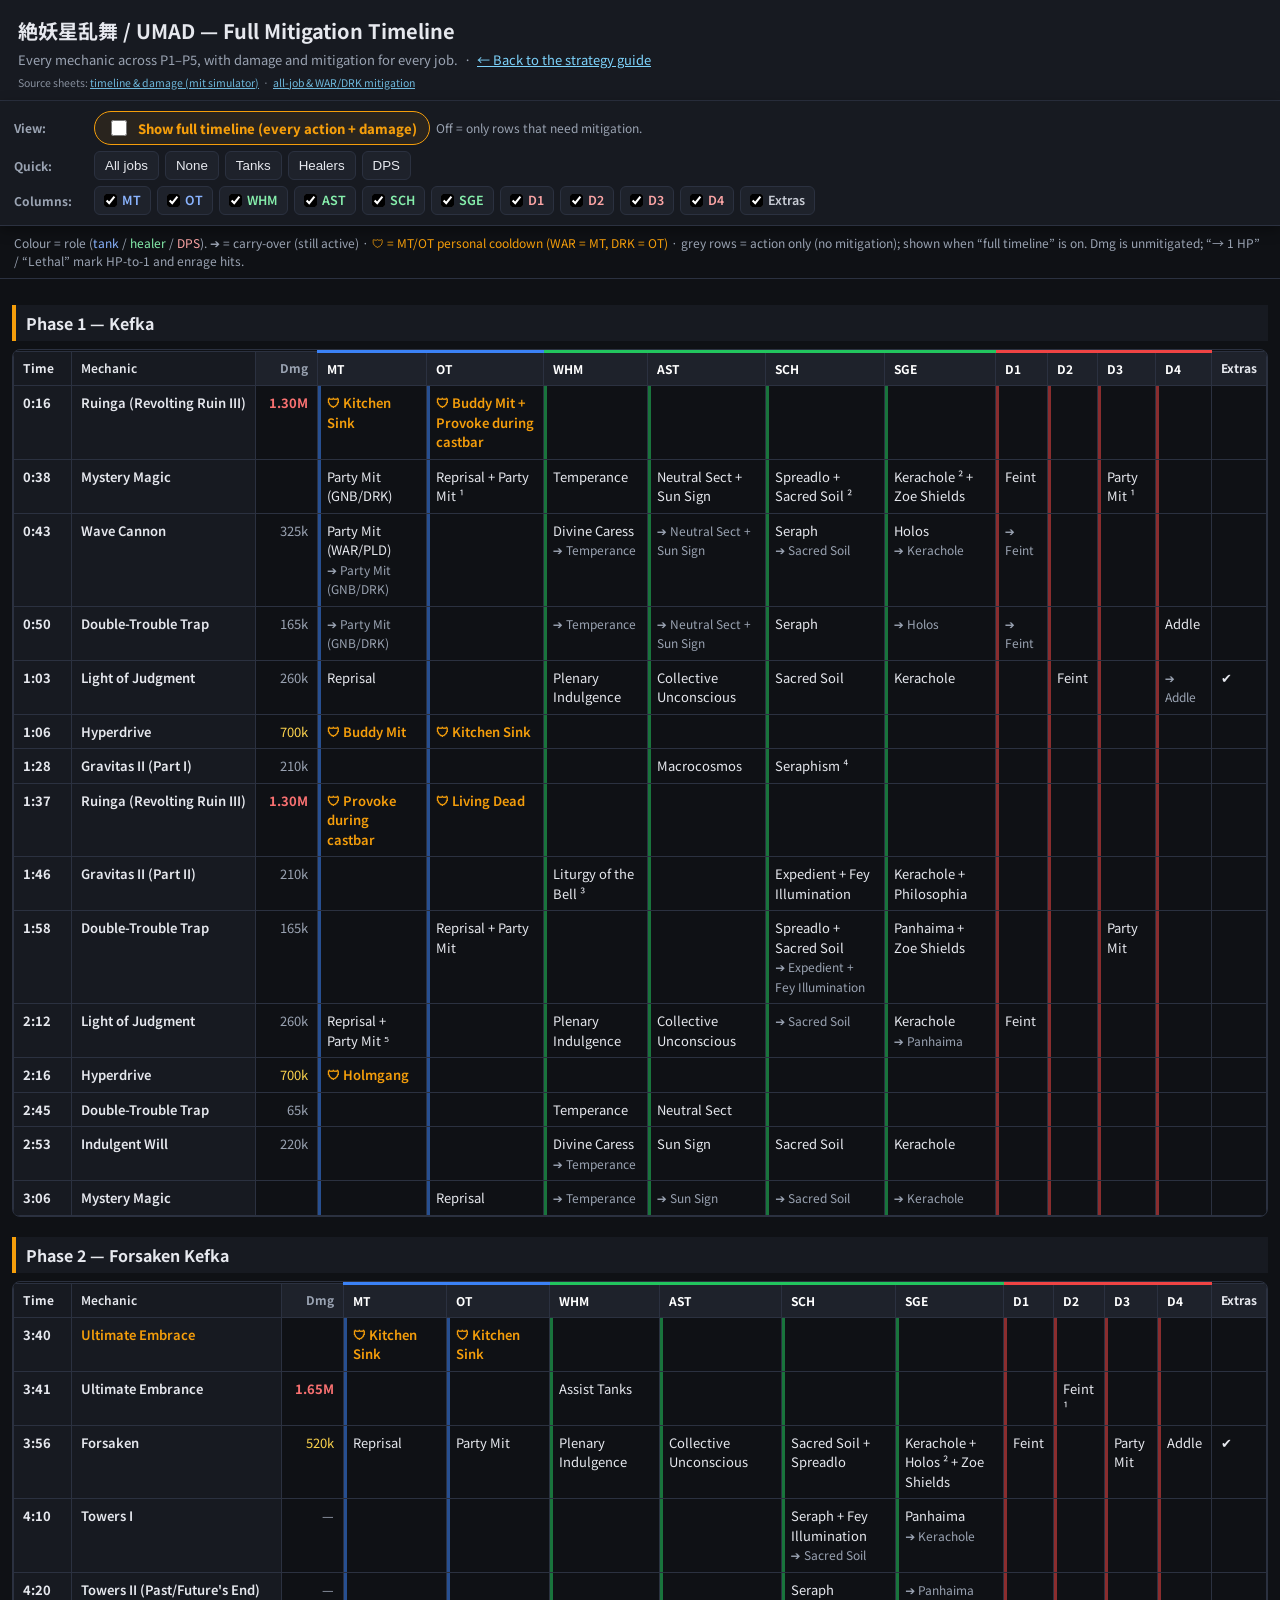
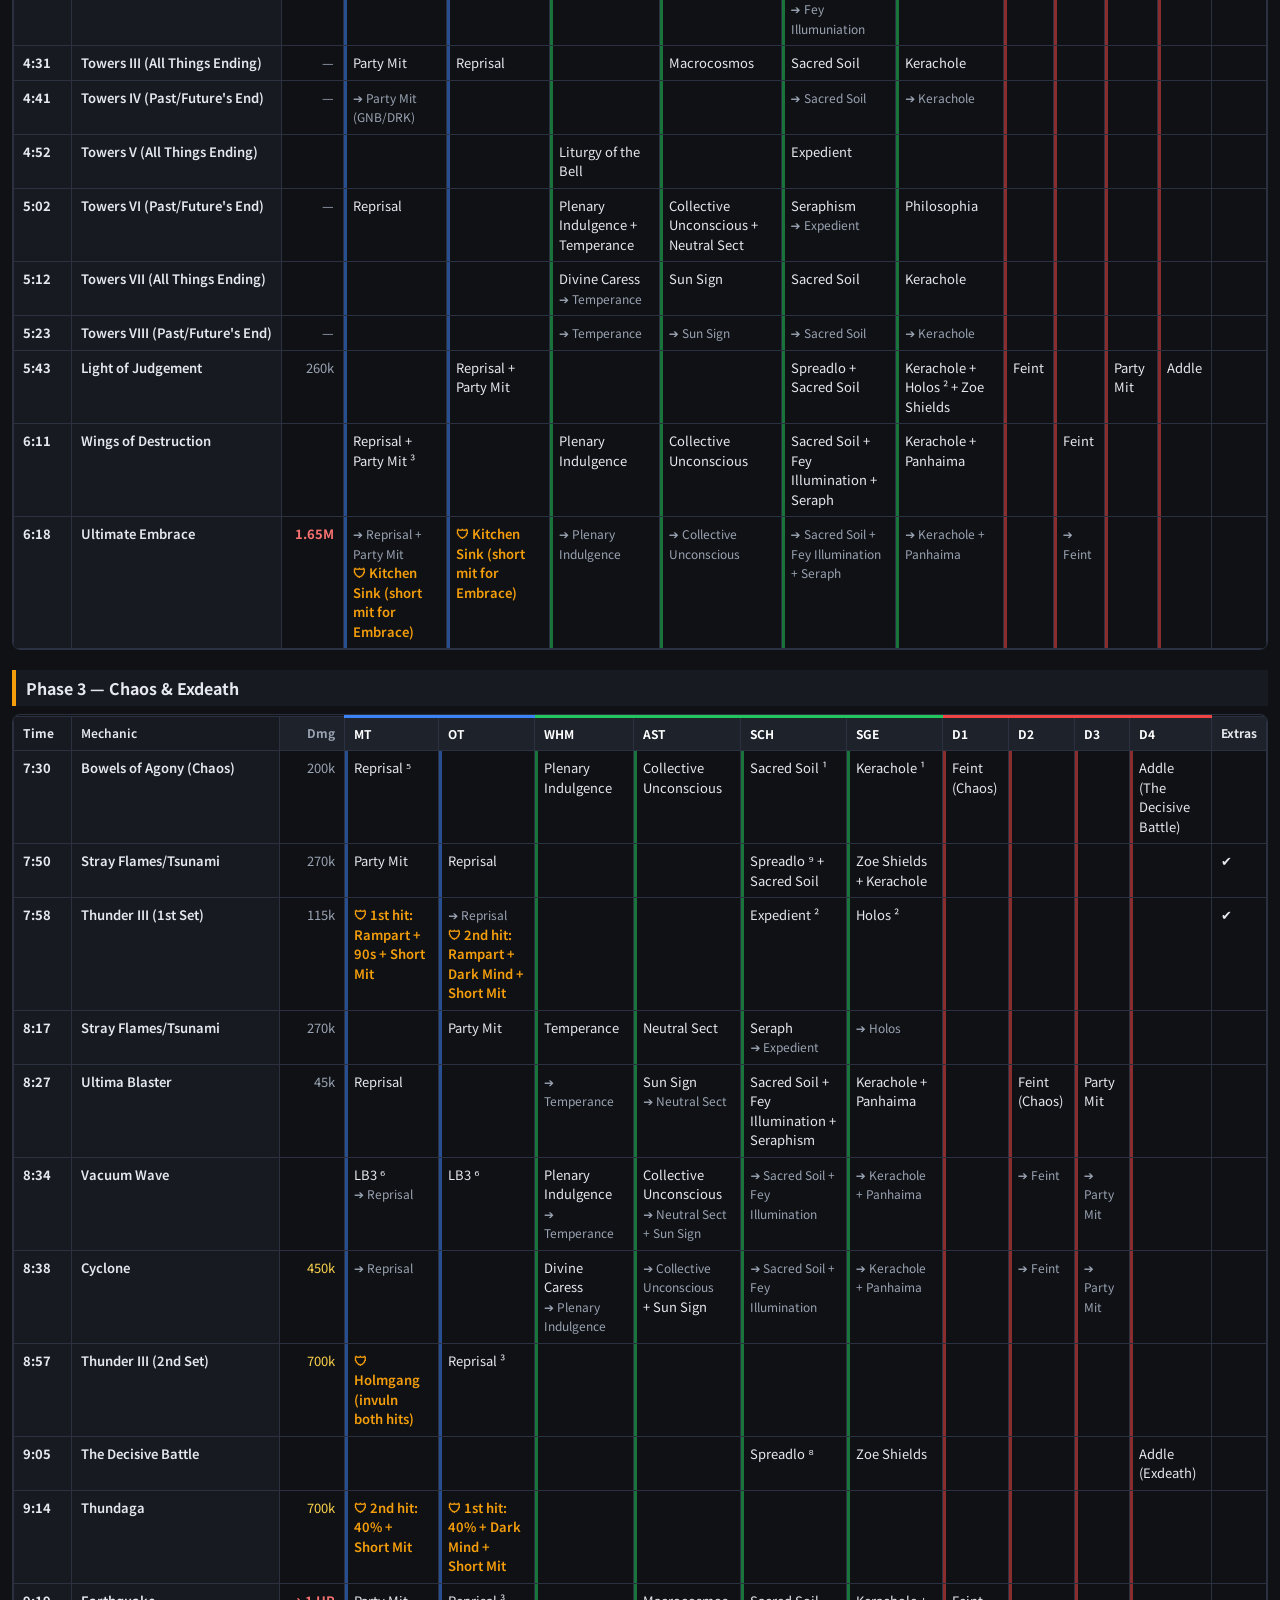
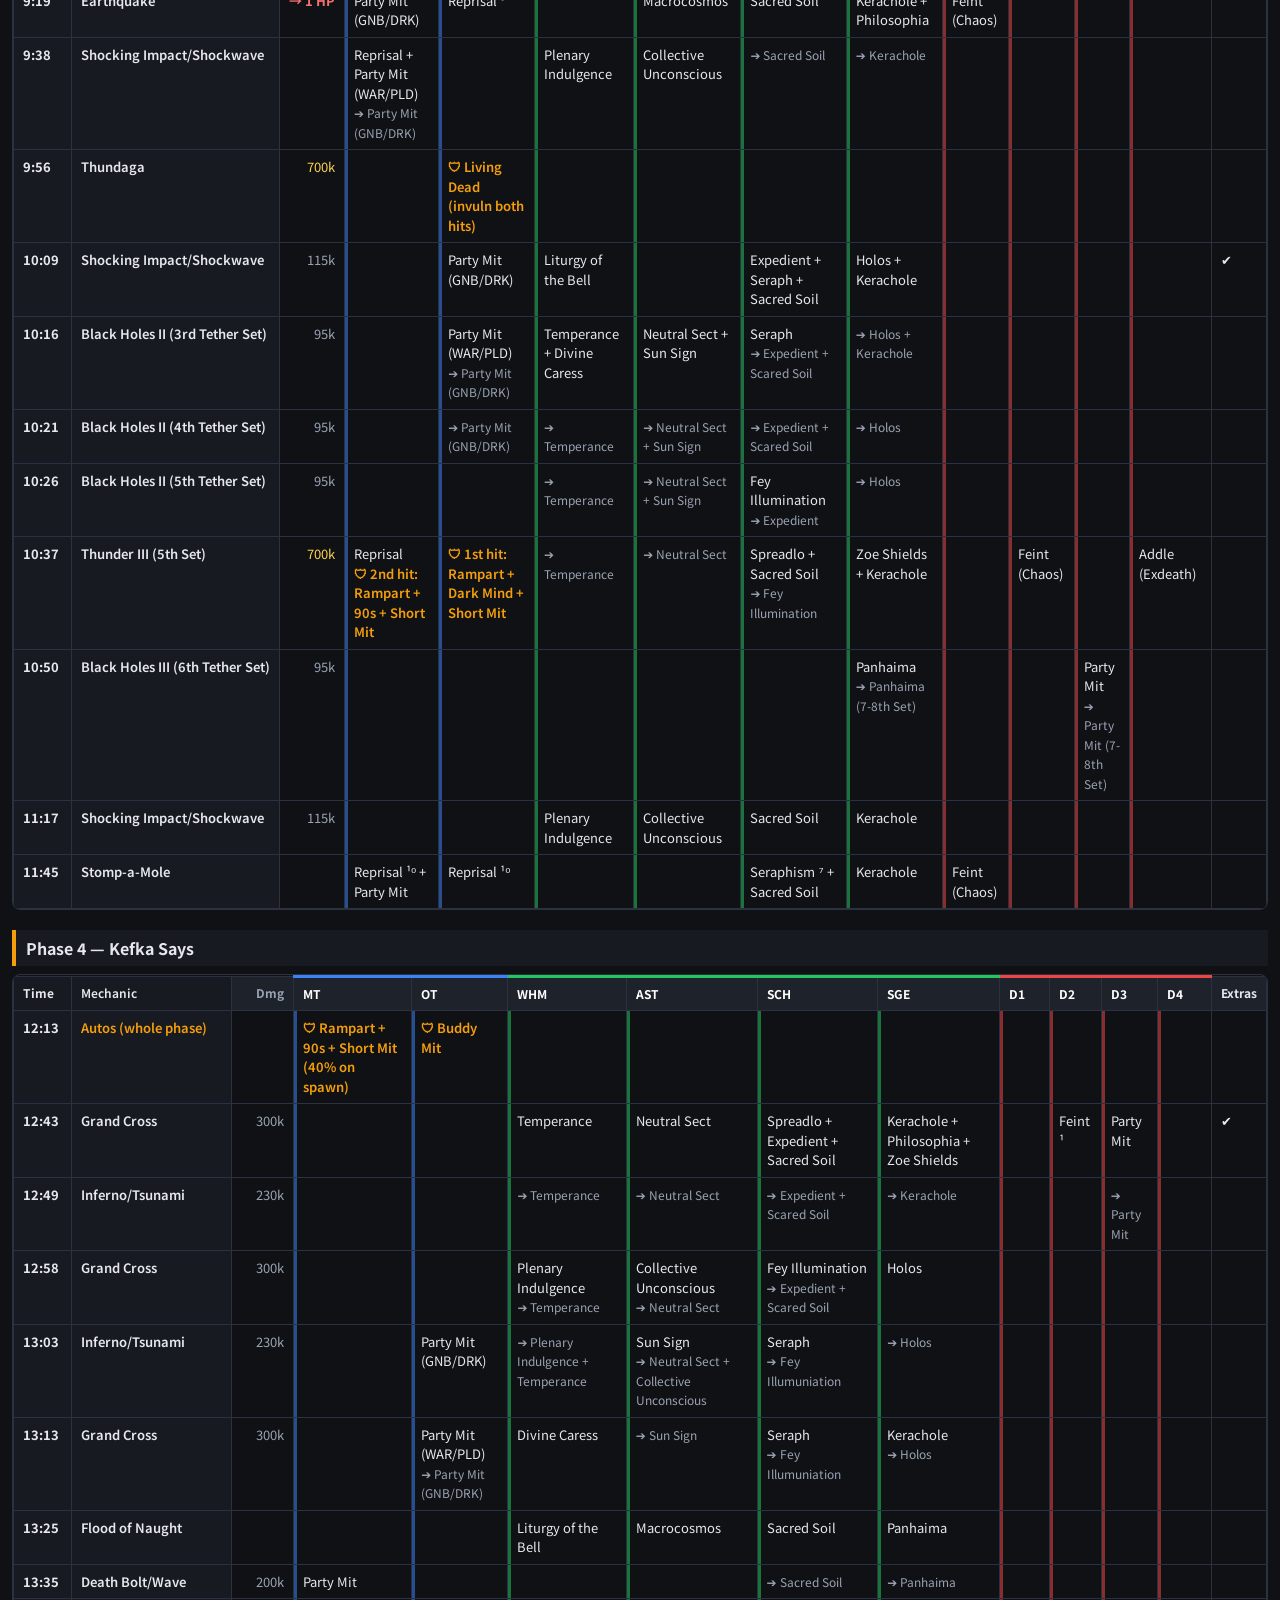
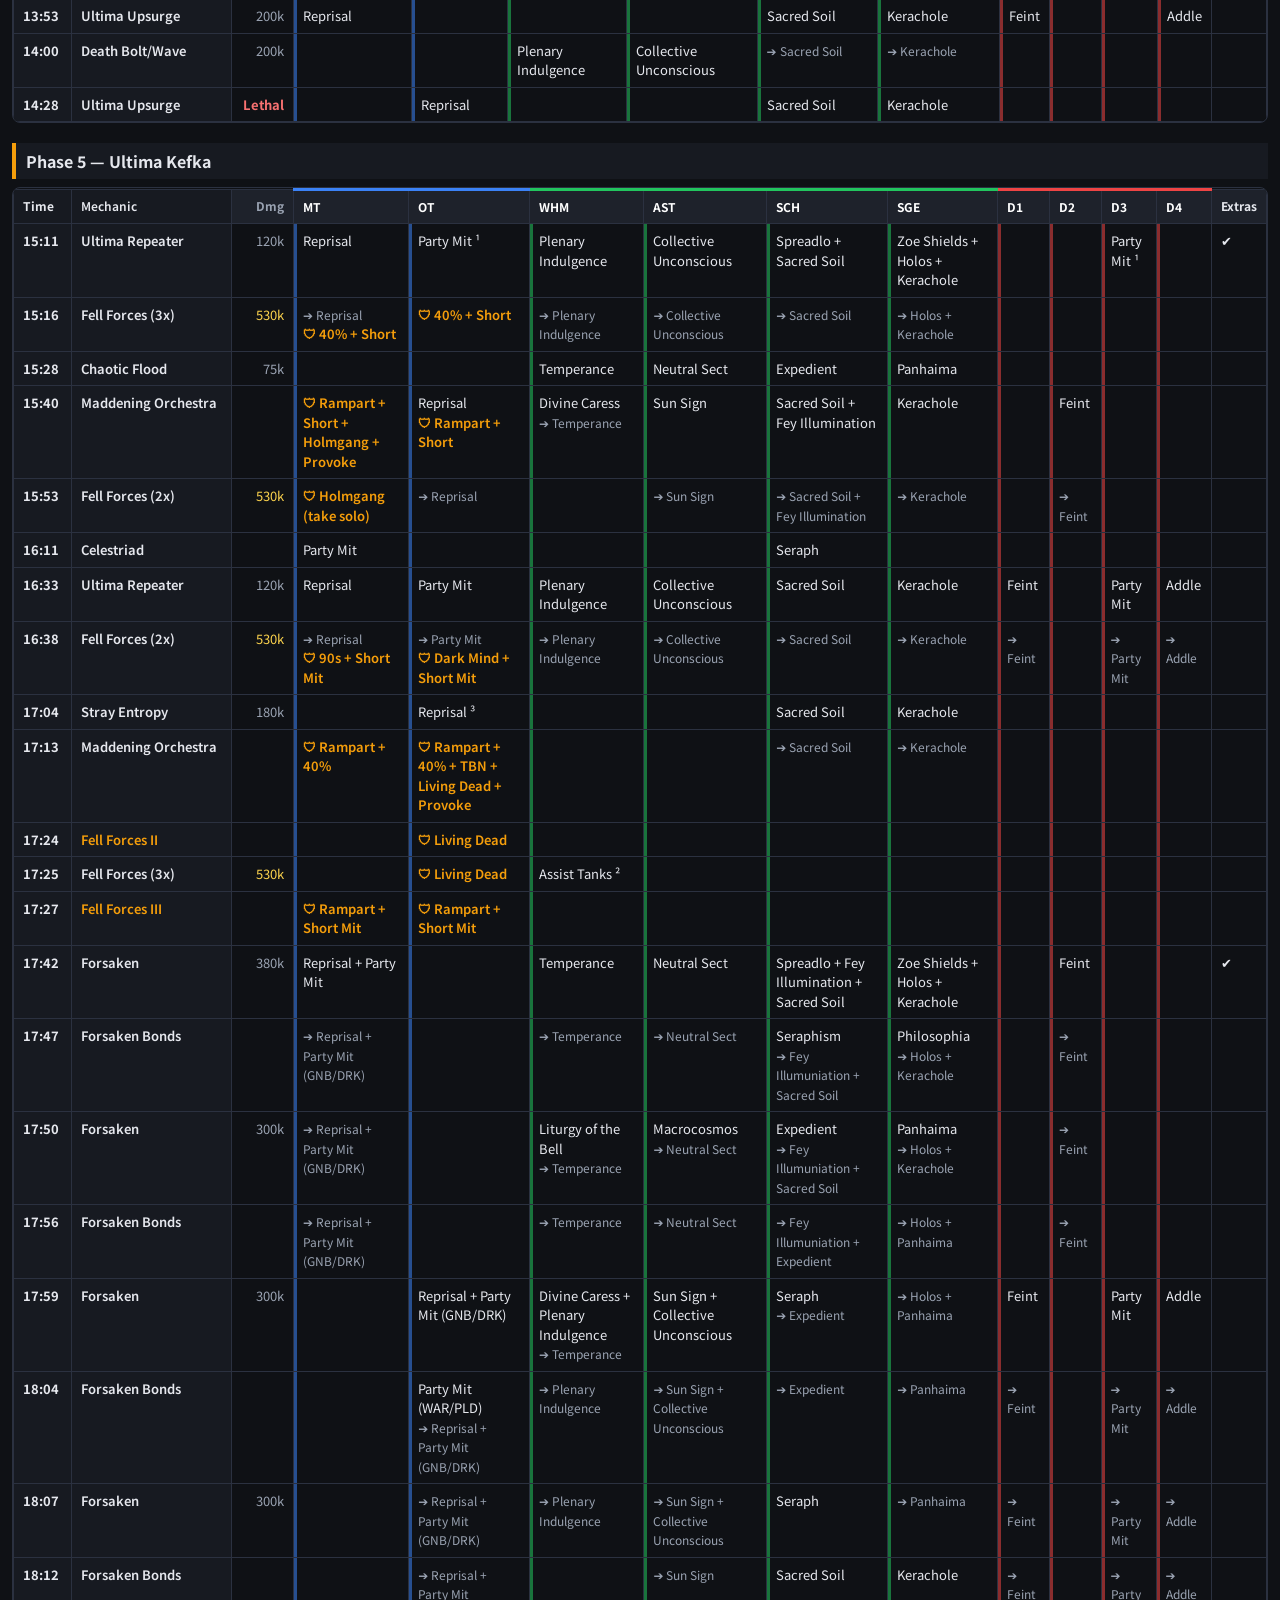
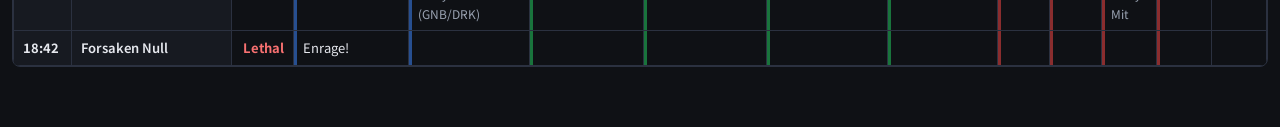
<file: timeline.html>
<!DOCTYPE html>
<html lang="en"><head>
<meta charset="UTF-8"><meta name="viewport" content="width=device-width, initial-scale=1"><meta name="robots" content="noindex">
<title>UMAD — Full Mitigation Timeline (all jobs)</title>
<link rel="preconnect" href="https://fonts.googleapis.com"><link rel="preconnect" href="https://fonts.gstatic.com" crossorigin>
<link href="https://fonts.googleapis.com/css2?family=Noto+Sans+JP:wght@400;600;800&display=swap" rel="stylesheet">
<style>
:root{--bg:#0f1115;--panel:#171a21;--panel2:#1e222b;--line:#2b3140;--txt:#e6e8ee;--mut:#9aa3b2;
--tank:#3b82f6;--heal:#22c55e;--dps:#ef4444;--accent:#f59e0b;}
*{box-sizing:border-box} body{margin:0;background:var(--bg);color:var(--txt);font:15px/1.5 "Noto Sans JP",system-ui,sans-serif}
a{color:#7dd3fc}
header.top{padding:16px 18px 10px;border-bottom:1px solid var(--line);background:var(--panel)}
header.top h1{margin:0 0 4px;font-size:20px} header.top p{margin:0;color:var(--mut);font-size:13px}
header.top p.refs{font-size:10.5px;margin-top:5px;opacity:.85} header.top p.refs a{color:#7dd3fc}
.controls{position:sticky;top:0;z-index:20;background:var(--panel);border-bottom:1px solid var(--line);padding:10px 14px;box-shadow:0 4px 12px rgba(0,0,0,.35)}
.grp{display:flex;flex-wrap:wrap;gap:6px;align-items:center;margin-bottom:6px} .grp:last-child{margin-bottom:0}
.grp b{font-size:12px;color:var(--mut);margin-right:4px;min-width:70px}
button.q{font:600 12px/1 inherit;color:var(--txt);background:var(--panel2);border:1px solid var(--line);border-radius:6px;padding:6px 10px;cursor:pointer}
button.q:hover{border-color:var(--accent)}
.chk{display:inline-flex;align-items:center;gap:5px;font-size:12.5px;font-weight:600;padding:4px 9px;border:1px solid var(--line);border-radius:6px;cursor:pointer;user-select:none;background:var(--panel2)}
.chk input{accent-color:currentColor;margin:0}
.chk.r-tank{color:#8ab4ff}.chk.r-heal{color:#86efac}.chk.r-dps{color:#fca5a5}.chk.r-ex{color:#c9cdd6}
.switch{display:inline-flex;align-items:center;gap:8px;font-weight:800;font-size:13px;color:var(--accent);
padding:5px 12px;border:1px solid var(--accent);border-radius:20px;cursor:pointer;background:rgba(245,158,11,.08)}
.switch input{accent-color:var(--accent);width:16px;height:16px}
.legend{color:var(--mut);font-size:12px;padding:8px 14px;border-bottom:1px solid var(--line);background:var(--bg)}
main{padding:6px 12px 60px} .phase{margin-top:20px}
.phase h2{font-size:16px;margin:0 0 8px;padding:6px 10px;border-left:4px solid var(--accent);background:var(--panel)}
.tblwrap{overflow:auto;border:1px solid var(--line);border-radius:8px}
table{border-collapse:collapse;width:100%;font-size:13px}
th,td{border:1px solid var(--line);padding:7px 9px;vertical-align:top;text-align:left}
thead th{position:sticky;top:0;background:var(--panel2);z-index:5;white-space:nowrap;font-size:12px}
td.c-time,th.c-time{position:sticky;left:0;z-index:4;background:var(--panel);white-space:nowrap;font-variant-numeric:tabular-nums;font-weight:700;width:58px;min-width:58px}
td.c-mech,th.c-mech{position:sticky;left:58px;z-index:4;background:var(--panel);white-space:nowrap;width:1px;min-width:160px;font-weight:600}
thead th.c-time,thead th.c-mech{z-index:6}
td.c-dmg,th.c-dmg{white-space:nowrap;font-variant-numeric:tabular-nums;text-align:right;color:var(--mut);width:1px;min-width:62px}
td.c-dmg.d-mid{color:#fcd34d} td.c-dmg.d-hi{color:#f87171;font-weight:700}
tbody tr:hover td{background:#20252f} tbody tr:hover td.c-time,tbody tr:hover td.c-mech{background:#232834}
.r-tank{--rc:var(--tank)}.r-heal{--rc:var(--heal)}.r-dps{--rc:var(--dps)}
thead th.r-tank,thead th.r-heal,thead th.r-dps{border-top:3px solid var(--rc);color:#fff}
td.r-tank{box-shadow:inset 3px 0 0 color-mix(in srgb,var(--tank) 55%,transparent)}
td.r-heal{box-shadow:inset 3px 0 0 color-mix(in srgb,var(--heal) 55%,transparent)}
td.r-dps{box-shadow:inset 3px 0 0 color-mix(in srgb,var(--dps) 55%,transparent)}
td .carry{color:var(--mut);font-size:.92em} td .cd{color:var(--accent);font-weight:600}
tr.cdrow td.c-mech{color:var(--accent)}
tr.nomit td.c-mech{color:var(--mut);font-weight:500} tr.nomit{background:rgba(255,255,255,.012)}
.hidefull tr.nomit{display:none}
.hide-MT .c-MT{display:none}
.hide-OT .c-OT{display:none}
.hide-WHM .c-WHM{display:none}
.hide-AST .c-AST{display:none}
.hide-SCH .c-SCH{display:none}
.hide-SGE .c-SGE{display:none}
.hide-D1 .c-D1{display:none}
.hide-D2 .c-D2{display:none}
.hide-D3 .c-D3{display:none}
.hide-D4 .c-D4{display:none}
.hide-EX .c-EX{display:none}
@media(max-width:640px){td.c-mech,th.c-mech{min-width:118px} body{font-size:14px}}
</style></head>
<body>
<header class="top">
  <h1>絶妖星乱舞 / UMAD — Full Mitigation Timeline</h1>
  <p>Every mechanic across P1–P5, with damage and mitigation for every job.
  &nbsp;·&nbsp; <a href="index.html">← Back to the strategy guide</a></p>
  <p class="refs">Source sheets:
  <a href="https://docs.google.com/spreadsheets/d/1MoTVE40rerepJnvT1Hr91Sqv5RnIyfq_z2TMNdNCEYk/edit" target="_blank" rel="noopener nofollow">timeline &amp; damage (mit simulator)</a>
  &nbsp;·&nbsp;
  <a href="https://docs.google.com/spreadsheets/d/10C3ytfH3irHqkb45rchIq5oqdAs-v_OKTj57M-Twi3k/edit" target="_blank" rel="noopener nofollow">all-job &amp; WAR/DRK mitigation</a></p>
</header>
<div class="controls">
  <div class="grp"><b>View:</b>
    <label class="switch"><input type="checkbox" id="fulltl"> Show full timeline (every action + damage)</label>
    <span style="color:var(--mut);font-size:12px">Off = only rows that need mitigation.</span>
  </div>
  <div class="grp"><b>Quick:</b>
    <button class="q" data-q="all">All jobs</button><button class="q" data-q="none">None</button>
    <button class="q" data-q="Tanks">Tanks</button><button class="q" data-q="Healers">Healers</button><button class="q" data-q="DPS">DPS</button>
  </div>
  <div class="grp"><b>Columns:</b><label class="chk r-tank"><input type="checkbox" data-col="MT" checked> MT</label><label class="chk r-tank"><input type="checkbox" data-col="OT" checked> OT</label><label class="chk r-heal"><input type="checkbox" data-col="WHM" checked> WHM</label><label class="chk r-heal"><input type="checkbox" data-col="AST" checked> AST</label><label class="chk r-heal"><input type="checkbox" data-col="SCH" checked> SCH</label><label class="chk r-heal"><input type="checkbox" data-col="SGE" checked> SGE</label><label class="chk r-dps"><input type="checkbox" data-col="D1" checked> D1</label><label class="chk r-dps"><input type="checkbox" data-col="D2" checked> D2</label><label class="chk r-dps"><input type="checkbox" data-col="D3" checked> D3</label><label class="chk r-dps"><input type="checkbox" data-col="D4" checked> D4</label><label class="chk r-ex"><input type="checkbox" data-col="EX" checked> Extras</label></div>
</div>
<div class="legend">
  Colour = role (<span style="color:#8ab4ff">tank</span> / <span style="color:#86efac">healer</span> / <span style="color:#fca5a5">DPS</span>).
  <span style="color:var(--mut)">➔ = carry-over (still active)</span> ·
  <span style="color:var(--accent)">🛡 = MT/OT personal cooldown (WAR = MT, DRK = OT)</span> ·
  <span style="color:var(--mut)">grey rows = action only (no mitigation); shown when “full timeline” is on.</span>
  Dmg is unmitigated; “→ 1 HP” / “Lethal” mark HP-to-1 and enrage hits.
</div>
<main>
<section class="phase" id="tl-P1"><h2>Phase 1 — Kefka</h2><div class="tblwrap"><table><thead><tr><th class="c-time">Time</th><th class="c-mech">Mechanic</th><th class="c-dmg">Dmg</th><th class="c-MT r-tank">MT</th><th class="c-OT r-tank">OT</th><th class="c-WHM r-heal">WHM</th><th class="c-AST r-heal">AST</th><th class="c-SCH r-heal">SCH</th><th class="c-SGE r-heal">SGE</th><th class="c-D1 r-dps">D1</th><th class="c-D2 r-dps">D2</th><th class="c-D3 r-dps">D3</th><th class="c-D4 r-dps">D4</th><th class="c-EX r-ex">Extras</th></tr></thead><tbody><tr class=""><td class="c-time">0:16</td><td class="c-mech">Ruinga (Revolting Ruin III)</td><td class="c-dmg d-hi">1.30M</td><td class="c-MT r-tank"><span class="cd">🛡 Kitchen Sink</span></td><td class="c-OT r-tank"><span class="cd">🛡 Buddy Mit + Provoke during castbar</span></td><td class="c-WHM r-heal"></td><td class="c-AST r-heal"></td><td class="c-SCH r-heal"></td><td class="c-SGE r-heal"></td><td class="c-D1 r-dps"></td><td class="c-D2 r-dps"></td><td class="c-D3 r-dps"></td><td class="c-D4 r-dps"></td><td class="c-EX r-ex"></td></tr><tr class="nomit"><td class="c-time">0:19</td><td class="c-mech">Ruinga (Revolting Ruin III)</td><td class="c-dmg d-hi">1.30M</td><td class="c-MT r-tank"></td><td class="c-OT r-tank"></td><td class="c-WHM r-heal"></td><td class="c-AST r-heal"></td><td class="c-SCH r-heal"></td><td class="c-SGE r-heal"></td><td class="c-D1 r-dps"></td><td class="c-D2 r-dps"></td><td class="c-D3 r-dps"></td><td class="c-D4 r-dps"></td><td class="c-EX r-ex"></td></tr><tr class="nomit"><td class="c-time">0:29</td><td class="c-mech">Statue of the Gods</td><td class="c-dmg "></td><td class="c-MT r-tank"></td><td class="c-OT r-tank"></td><td class="c-WHM r-heal"></td><td class="c-AST r-heal"></td><td class="c-SCH r-heal"></td><td class="c-SGE r-heal"></td><td class="c-D1 r-dps"></td><td class="c-D2 r-dps"></td><td class="c-D3 r-dps"></td><td class="c-D4 r-dps"></td><td class="c-EX r-ex"></td></tr><tr class="nomit"><td class="c-time">0:35</td><td class="c-mech">Wave Bullet</td><td class="c-dmg "></td><td class="c-MT r-tank"></td><td class="c-OT r-tank"></td><td class="c-WHM r-heal"></td><td class="c-AST r-heal"></td><td class="c-SCH r-heal"></td><td class="c-SGE r-heal"></td><td class="c-D1 r-dps"></td><td class="c-D2 r-dps"></td><td class="c-D3 r-dps"></td><td class="c-D4 r-dps"></td><td class="c-EX r-ex"></td></tr><tr class=""><td class="c-time">0:38</td><td class="c-mech">Mystery Magic</td><td class="c-dmg "></td><td class="c-MT r-tank"><span>Party Mit (GNB/DRK)</span></td><td class="c-OT r-tank"><span>Reprisal + Party Mit ¹</span></td><td class="c-WHM r-heal"><span>Temperance</span></td><td class="c-AST r-heal"><span>Neutral Sect + Sun Sign</span></td><td class="c-SCH r-heal"><span>Spreadlo + Sacred Soil ²</span></td><td class="c-SGE r-heal"><span>Kerachole ² + Zoe Shields</span></td><td class="c-D1 r-dps"><span>Feint</span></td><td class="c-D2 r-dps"></td><td class="c-D3 r-dps"><span>Party Mit ¹</span></td><td class="c-D4 r-dps"></td><td class="c-EX r-ex"></td></tr><tr class="nomit"><td class="c-time">0:38</td><td class="c-mech">Spreading Blizzaga</td><td class="c-dmg "></td><td class="c-MT r-tank"></td><td class="c-OT r-tank"></td><td class="c-WHM r-heal"></td><td class="c-AST r-heal"></td><td class="c-SCH r-heal"></td><td class="c-SGE r-heal"></td><td class="c-D1 r-dps"></td><td class="c-D2 r-dps"></td><td class="c-D3 r-dps"></td><td class="c-D4 r-dps"></td><td class="c-EX r-ex"></td></tr><tr class="nomit"><td class="c-time">0:38</td><td class="c-mech">Firaga (spread or stack)</td><td class="c-dmg ">220k</td><td class="c-MT r-tank"></td><td class="c-OT r-tank"></td><td class="c-WHM r-heal"></td><td class="c-AST r-heal"></td><td class="c-SCH r-heal"></td><td class="c-SGE r-heal"></td><td class="c-D1 r-dps"></td><td class="c-D2 r-dps"></td><td class="c-D3 r-dps"></td><td class="c-D4 r-dps"></td><td class="c-EX r-ex"></td></tr><tr class=""><td class="c-time">0:43</td><td class="c-mech">Wave Cannon</td><td class="c-dmg ">325k</td><td class="c-MT r-tank"><span>Party Mit (WAR/PLD)</span><br><span class="carry">➔ Party Mit (GNB/DRK)</span></td><td class="c-OT r-tank"></td><td class="c-WHM r-heal"><span>Divine Caress</span><br><span class="carry">➔ Temperance</span></td><td class="c-AST r-heal"><span class="carry">➔ Neutral Sect + Sun Sign</span></td><td class="c-SCH r-heal"><span>Seraph</span><br><span class="carry">➔ Sacred Soil</span></td><td class="c-SGE r-heal"><span>Holos</span><br><span class="carry">➔ Kerachole</span></td><td class="c-D1 r-dps"><span class="carry">➔ Feint</span></td><td class="c-D2 r-dps"></td><td class="c-D3 r-dps"></td><td class="c-D4 r-dps"></td><td class="c-EX r-ex"></td></tr><tr class="nomit"><td class="c-time">0:45</td><td class="c-mech">Successive Trap (debuff applied)</td><td class="c-dmg "></td><td class="c-MT r-tank"></td><td class="c-OT r-tank"></td><td class="c-WHM r-heal"></td><td class="c-AST r-heal"></td><td class="c-SCH r-heal"></td><td class="c-SGE r-heal"></td><td class="c-D1 r-dps"></td><td class="c-D2 r-dps"></td><td class="c-D3 r-dps"></td><td class="c-D4 r-dps"></td><td class="c-EX r-ex"></td></tr><tr class="nomit"><td class="c-time">0:46</td><td class="c-mech">Explosion</td><td class="c-dmg ">325k</td><td class="c-MT r-tank"></td><td class="c-OT r-tank"></td><td class="c-WHM r-heal"></td><td class="c-AST r-heal"></td><td class="c-SCH r-heal"></td><td class="c-SGE r-heal"></td><td class="c-D1 r-dps"></td><td class="c-D2 r-dps"></td><td class="c-D3 r-dps"></td><td class="c-D4 r-dps"></td><td class="c-EX r-ex"></td></tr><tr class=""><td class="c-time">0:50</td><td class="c-mech">Double-Trouble Trap</td><td class="c-dmg ">165k</td><td class="c-MT r-tank"><span class="carry">➔ Party Mit (GNB/DRK)</span></td><td class="c-OT r-tank"></td><td class="c-WHM r-heal"><span class="carry">➔ Temperance</span></td><td class="c-AST r-heal"><span class="carry">➔ Neutral Sect + Sun Sign</span></td><td class="c-SCH r-heal"><span>Seraph</span></td><td class="c-SGE r-heal"><span class="carry">➔ Holos</span></td><td class="c-D1 r-dps"><span class="carry">➔ Feint</span></td><td class="c-D2 r-dps"></td><td class="c-D3 r-dps"></td><td class="c-D4 r-dps"><span>Addle</span></td><td class="c-EX r-ex"></td></tr><tr class="nomit"><td class="c-time">0:54</td><td class="c-mech">Riddle Magic (Mystery Magic)</td><td class="c-dmg "></td><td class="c-MT r-tank"></td><td class="c-OT r-tank"></td><td class="c-WHM r-heal"></td><td class="c-AST r-heal"></td><td class="c-SCH r-heal"></td><td class="c-SGE r-heal"></td><td class="c-D1 r-dps"></td><td class="c-D2 r-dps"></td><td class="c-D3 r-dps"></td><td class="c-D4 r-dps"></td><td class="c-EX r-ex"></td></tr><tr class="nomit"><td class="c-time">0:54</td><td class="c-mech">Thundaga</td><td class="c-dmg "></td><td class="c-MT r-tank"></td><td class="c-OT r-tank"></td><td class="c-WHM r-heal"></td><td class="c-AST r-heal"></td><td class="c-SCH r-heal"></td><td class="c-SGE r-heal"></td><td class="c-D1 r-dps"></td><td class="c-D2 r-dps"></td><td class="c-D3 r-dps"></td><td class="c-D4 r-dps"></td><td class="c-EX r-ex"></td></tr><tr class="nomit"><td class="c-time">0:54</td><td class="c-mech">Spreading Blizzaga</td><td class="c-dmg "></td><td class="c-MT r-tank"></td><td class="c-OT r-tank"></td><td class="c-WHM r-heal"></td><td class="c-AST r-heal"></td><td class="c-SCH r-heal"></td><td class="c-SGE r-heal"></td><td class="c-D1 r-dps"></td><td class="c-D2 r-dps"></td><td class="c-D3 r-dps"></td><td class="c-D4 r-dps"></td><td class="c-EX r-ex"></td></tr><tr class=""><td class="c-time">1:03</td><td class="c-mech">Light of Judgment</td><td class="c-dmg ">260k</td><td class="c-MT r-tank"><span>Reprisal</span></td><td class="c-OT r-tank"></td><td class="c-WHM r-heal"><span>Plenary Indulgence</span></td><td class="c-AST r-heal"><span>Collective Unconscious</span></td><td class="c-SCH r-heal"><span>Sacred Soil</span></td><td class="c-SGE r-heal"><span>Kerachole</span></td><td class="c-D1 r-dps"></td><td class="c-D2 r-dps"><span>Feint</span></td><td class="c-D3 r-dps"></td><td class="c-D4 r-dps"><span class="carry">➔ Addle</span></td><td class="c-EX r-ex"><span>✔</span></td></tr><tr class=""><td class="c-time">1:06</td><td class="c-mech">Hyperdrive</td><td class="c-dmg d-mid">700k</td><td class="c-MT r-tank"><span class="cd">🛡 Buddy Mit</span></td><td class="c-OT r-tank"><span class="cd">🛡 Kitchen Sink</span></td><td class="c-WHM r-heal"></td><td class="c-AST r-heal"></td><td class="c-SCH r-heal"></td><td class="c-SGE r-heal"></td><td class="c-D1 r-dps"></td><td class="c-D2 r-dps"></td><td class="c-D3 r-dps"></td><td class="c-D4 r-dps"></td><td class="c-EX r-ex"></td></tr><tr class="nomit"><td class="c-time">1:08</td><td class="c-mech">Hyperdrive</td><td class="c-dmg d-mid">700k</td><td class="c-MT r-tank"></td><td class="c-OT r-tank"></td><td class="c-WHM r-heal"></td><td class="c-AST r-heal"></td><td class="c-SCH r-heal"></td><td class="c-SGE r-heal"></td><td class="c-D1 r-dps"></td><td class="c-D2 r-dps"></td><td class="c-D3 r-dps"></td><td class="c-D4 r-dps"></td><td class="c-EX r-ex"></td></tr><tr class="nomit"><td class="c-time">1:10</td><td class="c-mech">Hyperdrive</td><td class="c-dmg d-mid">700k</td><td class="c-MT r-tank"></td><td class="c-OT r-tank"></td><td class="c-WHM r-heal"></td><td class="c-AST r-heal"></td><td class="c-SCH r-heal"></td><td class="c-SGE r-heal"></td><td class="c-D1 r-dps"></td><td class="c-D2 r-dps"></td><td class="c-D3 r-dps"></td><td class="c-D4 r-dps"></td><td class="c-EX r-ex"></td></tr><tr class="nomit"><td class="c-time">1:20</td><td class="c-mech">Statue of the Gods</td><td class="c-dmg "></td><td class="c-MT r-tank"></td><td class="c-OT r-tank"></td><td class="c-WHM r-heal"></td><td class="c-AST r-heal"></td><td class="c-SCH r-heal"></td><td class="c-SGE r-heal"></td><td class="c-D1 r-dps"></td><td class="c-D2 r-dps"></td><td class="c-D3 r-dps"></td><td class="c-D4 r-dps"></td><td class="c-EX r-ex"></td></tr><tr class="nomit"><td class="c-time">1:27</td><td class="c-mech">Spreading Blizzaga</td><td class="c-dmg "></td><td class="c-MT r-tank"></td><td class="c-OT r-tank"></td><td class="c-WHM r-heal"></td><td class="c-AST r-heal"></td><td class="c-SCH r-heal"></td><td class="c-SGE r-heal"></td><td class="c-D1 r-dps"></td><td class="c-D2 r-dps"></td><td class="c-D3 r-dps"></td><td class="c-D4 r-dps"></td><td class="c-EX r-ex"></td></tr><tr class=""><td class="c-time">1:28</td><td class="c-mech">Gravitas II (Part I)</td><td class="c-dmg ">210k</td><td class="c-MT r-tank"></td><td class="c-OT r-tank"></td><td class="c-WHM r-heal"></td><td class="c-AST r-heal"><span>Macrocosmos</span></td><td class="c-SCH r-heal"><span>Seraphism ⁴</span></td><td class="c-SGE r-heal"></td><td class="c-D1 r-dps"></td><td class="c-D2 r-dps"></td><td class="c-D3 r-dps"></td><td class="c-D4 r-dps"></td><td class="c-EX r-ex"></td></tr><tr class="nomit"><td class="c-time">1:32</td><td class="c-mech">Rock Bullet</td><td class="c-dmg ">20k</td><td class="c-MT r-tank"></td><td class="c-OT r-tank"></td><td class="c-WHM r-heal"></td><td class="c-AST r-heal"></td><td class="c-SCH r-heal"></td><td class="c-SGE r-heal"></td><td class="c-D1 r-dps"></td><td class="c-D2 r-dps"></td><td class="c-D3 r-dps"></td><td class="c-D4 r-dps"></td><td class="c-EX r-ex"></td></tr><tr class=""><td class="c-time">1:37</td><td class="c-mech">Ruinga (Revolting Ruin III)</td><td class="c-dmg d-hi">1.30M</td><td class="c-MT r-tank"><span class="cd">🛡 Provoke during castbar</span></td><td class="c-OT r-tank"><span class="cd">🛡 Living Dead</span></td><td class="c-WHM r-heal"></td><td class="c-AST r-heal"></td><td class="c-SCH r-heal"></td><td class="c-SGE r-heal"></td><td class="c-D1 r-dps"></td><td class="c-D2 r-dps"></td><td class="c-D3 r-dps"></td><td class="c-D4 r-dps"></td><td class="c-EX r-ex"></td></tr><tr class="nomit"><td class="c-time">1:40</td><td class="c-mech">Ruinga (Revolting Ruin III)</td><td class="c-dmg d-hi">1.30M</td><td class="c-MT r-tank"></td><td class="c-OT r-tank"></td><td class="c-WHM r-heal"></td><td class="c-AST r-heal"></td><td class="c-SCH r-heal"></td><td class="c-SGE r-heal"></td><td class="c-D1 r-dps"></td><td class="c-D2 r-dps"></td><td class="c-D3 r-dps"></td><td class="c-D4 r-dps"></td><td class="c-EX r-ex"></td></tr><tr class="nomit"><td class="c-time">1:41</td><td class="c-mech">Bludgeoning Aura</td><td class="c-dmg "></td><td class="c-MT r-tank"></td><td class="c-OT r-tank"></td><td class="c-WHM r-heal"></td><td class="c-AST r-heal"></td><td class="c-SCH r-heal"></td><td class="c-SGE r-heal"></td><td class="c-D1 r-dps"></td><td class="c-D2 r-dps"></td><td class="c-D3 r-dps"></td><td class="c-D4 r-dps"></td><td class="c-EX r-ex"></td></tr><tr class=""><td class="c-time">1:46</td><td class="c-mech">Gravitas II (Part II)</td><td class="c-dmg ">210k</td><td class="c-MT r-tank"></td><td class="c-OT r-tank"></td><td class="c-WHM r-heal"><span>Liturgy of the Bell ³</span></td><td class="c-AST r-heal"></td><td class="c-SCH r-heal"><span>Expedient + Fey Illumination</span></td><td class="c-SGE r-heal"><span>Kerachole + Philosophia</span></td><td class="c-D1 r-dps"></td><td class="c-D2 r-dps"></td><td class="c-D3 r-dps"></td><td class="c-D4 r-dps"></td><td class="c-EX r-ex"></td></tr><tr class="nomit"><td class="c-time">1:50</td><td class="c-mech">Rock Bullet</td><td class="c-dmg ">20k</td><td class="c-MT r-tank"></td><td class="c-OT r-tank"></td><td class="c-WHM r-heal"></td><td class="c-AST r-heal"></td><td class="c-SCH r-heal"></td><td class="c-SGE r-heal"></td><td class="c-D1 r-dps"></td><td class="c-D2 r-dps"></td><td class="c-D3 r-dps"></td><td class="c-D4 r-dps"></td><td class="c-EX r-ex"></td></tr><tr class="nomit"><td class="c-time">1:54</td><td class="c-mech">Bludgeoning Aura</td><td class="c-dmg "></td><td class="c-MT r-tank"></td><td class="c-OT r-tank"></td><td class="c-WHM r-heal"></td><td class="c-AST r-heal"></td><td class="c-SCH r-heal"></td><td class="c-SGE r-heal"></td><td class="c-D1 r-dps"></td><td class="c-D2 r-dps"></td><td class="c-D3 r-dps"></td><td class="c-D4 r-dps"></td><td class="c-EX r-ex"></td></tr><tr class=""><td class="c-time">1:58</td><td class="c-mech">Double-Trouble Trap</td><td class="c-dmg ">165k</td><td class="c-MT r-tank"></td><td class="c-OT r-tank"><span>Reprisal + Party Mit</span></td><td class="c-WHM r-heal"></td><td class="c-AST r-heal"></td><td class="c-SCH r-heal"><span>Spreadlo + Sacred Soil</span><br><span class="carry">➔ Expedient + Fey Illumination</span></td><td class="c-SGE r-heal"><span>Panhaima + Zoe Shields</span></td><td class="c-D1 r-dps"></td><td class="c-D2 r-dps"></td><td class="c-D3 r-dps"><span>Party Mit</span></td><td class="c-D4 r-dps"></td><td class="c-EX r-ex"></td></tr><tr class="nomit"><td class="c-time">2:02</td><td class="c-mech">Graviga</td><td class="c-dmg ">65k</td><td class="c-MT r-tank"></td><td class="c-OT r-tank"></td><td class="c-WHM r-heal"></td><td class="c-AST r-heal"></td><td class="c-SCH r-heal"></td><td class="c-SGE r-heal"></td><td class="c-D1 r-dps"></td><td class="c-D2 r-dps"></td><td class="c-D3 r-dps"></td><td class="c-D4 r-dps"></td><td class="c-EX r-ex"></td></tr><tr class=""><td class="c-time">2:12</td><td class="c-mech">Light of Judgment</td><td class="c-dmg ">260k</td><td class="c-MT r-tank"><span>Reprisal + Party Mit ⁵</span></td><td class="c-OT r-tank"></td><td class="c-WHM r-heal"><span>Plenary Indulgence</span></td><td class="c-AST r-heal"><span>Collective Unconscious</span></td><td class="c-SCH r-heal"><span class="carry">➔ Sacred Soil</span></td><td class="c-SGE r-heal"><span>Kerachole</span><br><span class="carry">➔ Panhaima</span></td><td class="c-D1 r-dps"><span>Feint</span></td><td class="c-D2 r-dps"></td><td class="c-D3 r-dps"></td><td class="c-D4 r-dps"></td><td class="c-EX r-ex"></td></tr><tr class=""><td class="c-time">2:16</td><td class="c-mech">Hyperdrive</td><td class="c-dmg d-mid">700k</td><td class="c-MT r-tank"><span class="cd">🛡 Holmgang</span></td><td class="c-OT r-tank"></td><td class="c-WHM r-heal"></td><td class="c-AST r-heal"></td><td class="c-SCH r-heal"></td><td class="c-SGE r-heal"></td><td class="c-D1 r-dps"></td><td class="c-D2 r-dps"></td><td class="c-D3 r-dps"></td><td class="c-D4 r-dps"></td><td class="c-EX r-ex"></td></tr><tr class="nomit"><td class="c-time">2:18</td><td class="c-mech">Hyperdrive</td><td class="c-dmg d-mid">700k</td><td class="c-MT r-tank"></td><td class="c-OT r-tank"></td><td class="c-WHM r-heal"></td><td class="c-AST r-heal"></td><td class="c-SCH r-heal"></td><td class="c-SGE r-heal"></td><td class="c-D1 r-dps"></td><td class="c-D2 r-dps"></td><td class="c-D3 r-dps"></td><td class="c-D4 r-dps"></td><td class="c-EX r-ex"></td></tr><tr class="nomit"><td class="c-time">2:20</td><td class="c-mech">Hyperdrive</td><td class="c-dmg d-mid">700k</td><td class="c-MT r-tank"></td><td class="c-OT r-tank"></td><td class="c-WHM r-heal"></td><td class="c-AST r-heal"></td><td class="c-SCH r-heal"></td><td class="c-SGE r-heal"></td><td class="c-D1 r-dps"></td><td class="c-D2 r-dps"></td><td class="c-D3 r-dps"></td><td class="c-D4 r-dps"></td><td class="c-EX r-ex"></td></tr><tr class="nomit"><td class="c-time">2:32</td><td class="c-mech">Teleport (Tele-Trouncing)</td><td class="c-dmg "></td><td class="c-MT r-tank"></td><td class="c-OT r-tank"></td><td class="c-WHM r-heal"></td><td class="c-AST r-heal"></td><td class="c-SCH r-heal"></td><td class="c-SGE r-heal"></td><td class="c-D1 r-dps"></td><td class="c-D2 r-dps"></td><td class="c-D3 r-dps"></td><td class="c-D4 r-dps"></td><td class="c-EX r-ex"></td></tr><tr class="nomit"><td class="c-time">2:39</td><td class="c-mech">Teleport (Tele-Trouncing)</td><td class="c-dmg ">—</td><td class="c-MT r-tank"></td><td class="c-OT r-tank"></td><td class="c-WHM r-heal"></td><td class="c-AST r-heal"></td><td class="c-SCH r-heal"></td><td class="c-SGE r-heal"></td><td class="c-D1 r-dps"></td><td class="c-D2 r-dps"></td><td class="c-D3 r-dps"></td><td class="c-D4 r-dps"></td><td class="c-EX r-ex"></td></tr><tr class="nomit"><td class="c-time">2:42</td><td class="c-mech">Teleport (Tele-Trouncing)</td><td class="c-dmg ">—</td><td class="c-MT r-tank"></td><td class="c-OT r-tank"></td><td class="c-WHM r-heal"></td><td class="c-AST r-heal"></td><td class="c-SCH r-heal"></td><td class="c-SGE r-heal"></td><td class="c-D1 r-dps"></td><td class="c-D2 r-dps"></td><td class="c-D3 r-dps"></td><td class="c-D4 r-dps"></td><td class="c-EX r-ex"></td></tr><tr class="nomit"><td class="c-time">2:44</td><td class="c-mech">Statue of the Gods</td><td class="c-dmg "></td><td class="c-MT r-tank"></td><td class="c-OT r-tank"></td><td class="c-WHM r-heal"></td><td class="c-AST r-heal"></td><td class="c-SCH r-heal"></td><td class="c-SGE r-heal"></td><td class="c-D1 r-dps"></td><td class="c-D2 r-dps"></td><td class="c-D3 r-dps"></td><td class="c-D4 r-dps"></td><td class="c-EX r-ex"></td></tr><tr class=""><td class="c-time">2:45</td><td class="c-mech">Double-Trouble Trap</td><td class="c-dmg ">65k</td><td class="c-MT r-tank"></td><td class="c-OT r-tank"></td><td class="c-WHM r-heal"><span>Temperance</span></td><td class="c-AST r-heal"><span>Neutral Sect</span></td><td class="c-SCH r-heal"></td><td class="c-SGE r-heal"></td><td class="c-D1 r-dps"></td><td class="c-D2 r-dps"></td><td class="c-D3 r-dps"></td><td class="c-D4 r-dps"></td><td class="c-EX r-ex"></td></tr><tr class=""><td class="c-time">2:53</td><td class="c-mech">Indulgent Will</td><td class="c-dmg ">220k</td><td class="c-MT r-tank"></td><td class="c-OT r-tank"></td><td class="c-WHM r-heal"><span>Divine Caress</span><br><span class="carry">➔ Temperance</span></td><td class="c-AST r-heal"><span>Sun Sign</span></td><td class="c-SCH r-heal"><span>Sacred Soil</span></td><td class="c-SGE r-heal"><span>Kerachole</span></td><td class="c-D1 r-dps"></td><td class="c-D2 r-dps"></td><td class="c-D3 r-dps"></td><td class="c-D4 r-dps"></td><td class="c-EX r-ex"></td></tr><tr class="nomit"><td class="c-time">2:53</td><td class="c-mech">Sleep Aura</td><td class="c-dmg ">220k</td><td class="c-MT r-tank"></td><td class="c-OT r-tank"></td><td class="c-WHM r-heal"></td><td class="c-AST r-heal"></td><td class="c-SCH r-heal"></td><td class="c-SGE r-heal"></td><td class="c-D1 r-dps"></td><td class="c-D2 r-dps"></td><td class="c-D3 r-dps"></td><td class="c-D4 r-dps"></td><td class="c-EX r-ex"></td></tr><tr class=""><td class="c-time">3:06</td><td class="c-mech">Mystery Magic</td><td class="c-dmg "></td><td class="c-MT r-tank"></td><td class="c-OT r-tank"><span>Reprisal</span></td><td class="c-WHM r-heal"><span class="carry">➔ Temperance</span></td><td class="c-AST r-heal"><span class="carry">➔ Sun Sign</span></td><td class="c-SCH r-heal"><span class="carry">➔ Sacred Soil</span></td><td class="c-SGE r-heal"><span class="carry">➔ Kerachole</span></td><td class="c-D1 r-dps"></td><td class="c-D2 r-dps"></td><td class="c-D3 r-dps"></td><td class="c-D4 r-dps"></td><td class="c-EX r-ex"></td></tr><tr class="nomit"><td class="c-time">3:06</td><td class="c-mech">Thundaga</td><td class="c-dmg "></td><td class="c-MT r-tank"></td><td class="c-OT r-tank"></td><td class="c-WHM r-heal"></td><td class="c-AST r-heal"></td><td class="c-SCH r-heal"></td><td class="c-SGE r-heal"></td><td class="c-D1 r-dps"></td><td class="c-D2 r-dps"></td><td class="c-D3 r-dps"></td><td class="c-D4 r-dps"></td><td class="c-EX r-ex"></td></tr><tr class="nomit"><td class="c-time">3:06</td><td class="c-mech">Slumber Aura or Ave Maria</td><td class="c-dmg "></td><td class="c-MT r-tank"></td><td class="c-OT r-tank"></td><td class="c-WHM r-heal"></td><td class="c-AST r-heal"></td><td class="c-SCH r-heal"></td><td class="c-SGE r-heal"></td><td class="c-D1 r-dps"></td><td class="c-D2 r-dps"></td><td class="c-D3 r-dps"></td><td class="c-D4 r-dps"></td><td class="c-EX r-ex"></td></tr><tr class="nomit"><td class="c-time">3:17</td><td class="c-mech">Firaga (spread or stack)</td><td class="c-dmg ">220k</td><td class="c-MT r-tank"></td><td class="c-OT r-tank"></td><td class="c-WHM r-heal"></td><td class="c-AST r-heal"></td><td class="c-SCH r-heal"></td><td class="c-SGE r-heal"></td><td class="c-D1 r-dps"></td><td class="c-D2 r-dps"></td><td class="c-D3 r-dps"></td><td class="c-D4 r-dps"></td><td class="c-EX r-ex"></td></tr><tr class="nomit"><td class="c-time">3:17</td><td class="c-mech">Light of Judgment (cast begins)</td><td class="c-dmg "></td><td class="c-MT r-tank"></td><td class="c-OT r-tank"></td><td class="c-WHM r-heal"></td><td class="c-AST r-heal"></td><td class="c-SCH r-heal"></td><td class="c-SGE r-heal"></td><td class="c-D1 r-dps"></td><td class="c-D2 r-dps"></td><td class="c-D3 r-dps"></td><td class="c-D4 r-dps"></td><td class="c-EX r-ex"></td></tr><tr class="nomit"><td class="c-time">3:22</td><td class="c-mech">Light of Judgment</td><td class="c-dmg d-hi">Lethal</td><td class="c-MT r-tank"></td><td class="c-OT r-tank"></td><td class="c-WHM r-heal"></td><td class="c-AST r-heal"></td><td class="c-SCH r-heal"></td><td class="c-SGE r-heal"></td><td class="c-D1 r-dps"></td><td class="c-D2 r-dps"></td><td class="c-D3 r-dps"></td><td class="c-D4 r-dps"></td><td class="c-EX r-ex"></td></tr></tbody></table></div></section>
<section class="phase" id="tl-P2"><h2>Phase 2 — Forsaken Kefka</h2><div class="tblwrap"><table><thead><tr><th class="c-time">Time</th><th class="c-mech">Mechanic</th><th class="c-dmg">Dmg</th><th class="c-MT r-tank">MT</th><th class="c-OT r-tank">OT</th><th class="c-WHM r-heal">WHM</th><th class="c-AST r-heal">AST</th><th class="c-SCH r-heal">SCH</th><th class="c-SGE r-heal">SGE</th><th class="c-D1 r-dps">D1</th><th class="c-D2 r-dps">D2</th><th class="c-D3 r-dps">D3</th><th class="c-D4 r-dps">D4</th><th class="c-EX r-ex">Extras</th></tr></thead><tbody><tr class="nomit"><td class="c-time">3:17</td><td class="c-mech">Kefka (≤15% HP)</td><td class="c-dmg "></td><td class="c-MT r-tank"></td><td class="c-OT r-tank"></td><td class="c-WHM r-heal"></td><td class="c-AST r-heal"></td><td class="c-SCH r-heal"></td><td class="c-SGE r-heal"></td><td class="c-D1 r-dps"></td><td class="c-D2 r-dps"></td><td class="c-D3 r-dps"></td><td class="c-D4 r-dps"></td><td class="c-EX r-ex"></td></tr><tr class="nomit"><td class="c-time">3:28</td><td class="c-mech">God Kefka (targetable)</td><td class="c-dmg "></td><td class="c-MT r-tank"></td><td class="c-OT r-tank"></td><td class="c-WHM r-heal"></td><td class="c-AST r-heal"></td><td class="c-SCH r-heal"></td><td class="c-SGE r-heal"></td><td class="c-D1 r-dps"></td><td class="c-D2 r-dps"></td><td class="c-D3 r-dps"></td><td class="c-D4 r-dps"></td><td class="c-EX r-ex"></td></tr><tr class="cdrow"><td class="c-time">3:40</td><td class="c-mech">Ultimate Embrace</td><td class="c-dmg "></td><td class="c-MT r-tank"><span class="cd">🛡 Kitchen Sink</span></td><td class="c-OT r-tank"><span class="cd">🛡 Kitchen Sink</span></td><td class="c-WHM r-heal"></td><td class="c-AST r-heal"></td><td class="c-SCH r-heal"></td><td class="c-SGE r-heal"></td><td class="c-D1 r-dps"></td><td class="c-D2 r-dps"></td><td class="c-D3 r-dps"></td><td class="c-D4 r-dps"></td><td class="c-EX r-ex"></td></tr><tr class=""><td class="c-time">3:41</td><td class="c-mech">Ultimate Embrance</td><td class="c-dmg d-hi">1.65M</td><td class="c-MT r-tank"></td><td class="c-OT r-tank"></td><td class="c-WHM r-heal"><span>Assist Tanks</span></td><td class="c-AST r-heal"></td><td class="c-SCH r-heal"></td><td class="c-SGE r-heal"></td><td class="c-D1 r-dps"></td><td class="c-D2 r-dps"><span>Feint ¹</span></td><td class="c-D3 r-dps"></td><td class="c-D4 r-dps"></td><td class="c-EX r-ex"></td></tr><tr class=""><td class="c-time">3:56</td><td class="c-mech">Forsaken</td><td class="c-dmg d-mid">520k</td><td class="c-MT r-tank"><span>Reprisal</span></td><td class="c-OT r-tank"><span>Party Mit</span></td><td class="c-WHM r-heal"><span>Plenary Indulgence</span></td><td class="c-AST r-heal"><span>Collective Unconscious</span></td><td class="c-SCH r-heal"><span>Sacred Soil + Spreadlo</span></td><td class="c-SGE r-heal"><span>Kerachole + Holos ² + Zoe Shields</span></td><td class="c-D1 r-dps"><span>Feint</span></td><td class="c-D2 r-dps"></td><td class="c-D3 r-dps"><span>Party Mit</span></td><td class="c-D4 r-dps"><span>Addle</span></td><td class="c-EX r-ex"><span>✔</span></td></tr><tr class=""><td class="c-time">4:10</td><td class="c-mech">Towers I</td><td class="c-dmg ">—</td><td class="c-MT r-tank"></td><td class="c-OT r-tank"></td><td class="c-WHM r-heal"></td><td class="c-AST r-heal"></td><td class="c-SCH r-heal"><span>Seraph + Fey Illumination</span><br><span class="carry">➔ Sacred Soil</span></td><td class="c-SGE r-heal"><span>Panhaima</span><br><span class="carry">➔ Kerachole</span></td><td class="c-D1 r-dps"></td><td class="c-D2 r-dps"></td><td class="c-D3 r-dps"></td><td class="c-D4 r-dps"></td><td class="c-EX r-ex"></td></tr><tr class="nomit"><td class="c-time">4:10</td><td class="c-mech">Spell Hazard Drive</td><td class="c-dmg ">200k</td><td class="c-MT r-tank"></td><td class="c-OT r-tank"></td><td class="c-WHM r-heal"></td><td class="c-AST r-heal"></td><td class="c-SCH r-heal"></td><td class="c-SGE r-heal"></td><td class="c-D1 r-dps"></td><td class="c-D2 r-dps"></td><td class="c-D3 r-dps"></td><td class="c-D4 r-dps"></td><td class="c-EX r-ex"></td></tr><tr class="nomit"><td class="c-time">4:10</td><td class="c-mech">Spell Hazard Scatter</td><td class="c-dmg ">200k</td><td class="c-MT r-tank"></td><td class="c-OT r-tank"></td><td class="c-WHM r-heal"></td><td class="c-AST r-heal"></td><td class="c-SCH r-heal"></td><td class="c-SGE r-heal"></td><td class="c-D1 r-dps"></td><td class="c-D2 r-dps"></td><td class="c-D3 r-dps"></td><td class="c-D4 r-dps"></td><td class="c-EX r-ex"></td></tr><tr class="nomit"><td class="c-time">4:10</td><td class="c-mech">Spell Hazard Wave</td><td class="c-dmg ">200k</td><td class="c-MT r-tank"></td><td class="c-OT r-tank"></td><td class="c-WHM r-heal"></td><td class="c-AST r-heal"></td><td class="c-SCH r-heal"></td><td class="c-SGE r-heal"></td><td class="c-D1 r-dps"></td><td class="c-D2 r-dps"></td><td class="c-D3 r-dps"></td><td class="c-D4 r-dps"></td><td class="c-EX r-ex"></td></tr><tr class="nomit"><td class="c-time">4:19</td><td class="c-mech">End of the Future or Past</td><td class="c-dmg ">170k</td><td class="c-MT r-tank"></td><td class="c-OT r-tank"></td><td class="c-WHM r-heal"></td><td class="c-AST r-heal"></td><td class="c-SCH r-heal"></td><td class="c-SGE r-heal"></td><td class="c-D1 r-dps"></td><td class="c-D2 r-dps"></td><td class="c-D3 r-dps"></td><td class="c-D4 r-dps"></td><td class="c-EX r-ex"></td></tr><tr class=""><td class="c-time">4:20</td><td class="c-mech">Towers II (Past/Future&#x27;s End)</td><td class="c-dmg ">—</td><td class="c-MT r-tank"></td><td class="c-OT r-tank"></td><td class="c-WHM r-heal"></td><td class="c-AST r-heal"></td><td class="c-SCH r-heal"><span>Seraph</span><br><span class="carry">➔ Fey Illumuniation</span></td><td class="c-SGE r-heal"><span class="carry">➔ Panhaima</span></td><td class="c-D1 r-dps"></td><td class="c-D2 r-dps"></td><td class="c-D3 r-dps"></td><td class="c-D4 r-dps"></td><td class="c-EX r-ex"></td></tr><tr class="nomit"><td class="c-time">4:20</td><td class="c-mech">Spell Hazard Scatter</td><td class="c-dmg ">200k</td><td class="c-MT r-tank"></td><td class="c-OT r-tank"></td><td class="c-WHM r-heal"></td><td class="c-AST r-heal"></td><td class="c-SCH r-heal"></td><td class="c-SGE r-heal"></td><td class="c-D1 r-dps"></td><td class="c-D2 r-dps"></td><td class="c-D3 r-dps"></td><td class="c-D4 r-dps"></td><td class="c-EX r-ex"></td></tr><tr class="nomit"><td class="c-time">4:20</td><td class="c-mech">Spell Hazard Wave</td><td class="c-dmg ">200k</td><td class="c-MT r-tank"></td><td class="c-OT r-tank"></td><td class="c-WHM r-heal"></td><td class="c-AST r-heal"></td><td class="c-SCH r-heal"></td><td class="c-SGE r-heal"></td><td class="c-D1 r-dps"></td><td class="c-D2 r-dps"></td><td class="c-D3 r-dps"></td><td class="c-D4 r-dps"></td><td class="c-EX r-ex"></td></tr><tr class="nomit"><td class="c-time">4:30</td><td class="c-mech">Vanishing Leg</td><td class="c-dmg "></td><td class="c-MT r-tank"></td><td class="c-OT r-tank"></td><td class="c-WHM r-heal"></td><td class="c-AST r-heal"></td><td class="c-SCH r-heal"></td><td class="c-SGE r-heal"></td><td class="c-D1 r-dps"></td><td class="c-D2 r-dps"></td><td class="c-D3 r-dps"></td><td class="c-D4 r-dps"></td><td class="c-EX r-ex"></td></tr><tr class=""><td class="c-time">4:31</td><td class="c-mech">Towers III 
(All Things Ending)</td><td class="c-dmg ">—</td><td class="c-MT r-tank"><span>Party Mit</span></td><td class="c-OT r-tank"><span>Reprisal</span></td><td class="c-WHM r-heal"></td><td class="c-AST r-heal"><span>Macrocosmos</span></td><td class="c-SCH r-heal"><span>Sacred Soil</span></td><td class="c-SGE r-heal"><span>Kerachole</span></td><td class="c-D1 r-dps"></td><td class="c-D2 r-dps"></td><td class="c-D3 r-dps"></td><td class="c-D4 r-dps"></td><td class="c-EX r-ex"></td></tr><tr class="nomit"><td class="c-time">4:31</td><td class="c-mech">Spell Hazard Drive</td><td class="c-dmg ">200k</td><td class="c-MT r-tank"></td><td class="c-OT r-tank"></td><td class="c-WHM r-heal"></td><td class="c-AST r-heal"></td><td class="c-SCH r-heal"></td><td class="c-SGE r-heal"></td><td class="c-D1 r-dps"></td><td class="c-D2 r-dps"></td><td class="c-D3 r-dps"></td><td class="c-D4 r-dps"></td><td class="c-EX r-ex"></td></tr><tr class="nomit"><td class="c-time">4:31</td><td class="c-mech">Spell Hazard Scatter</td><td class="c-dmg ">200k</td><td class="c-MT r-tank"></td><td class="c-OT r-tank"></td><td class="c-WHM r-heal"></td><td class="c-AST r-heal"></td><td class="c-SCH r-heal"></td><td class="c-SGE r-heal"></td><td class="c-D1 r-dps"></td><td class="c-D2 r-dps"></td><td class="c-D3 r-dps"></td><td class="c-D4 r-dps"></td><td class="c-EX r-ex"></td></tr><tr class="nomit"><td class="c-time">4:31</td><td class="c-mech">Spell Hazard Wave</td><td class="c-dmg ">200k</td><td class="c-MT r-tank"></td><td class="c-OT r-tank"></td><td class="c-WHM r-heal"></td><td class="c-AST r-heal"></td><td class="c-SCH r-heal"></td><td class="c-SGE r-heal"></td><td class="c-D1 r-dps"></td><td class="c-D2 r-dps"></td><td class="c-D3 r-dps"></td><td class="c-D4 r-dps"></td><td class="c-EX r-ex"></td></tr><tr class="nomit"><td class="c-time">4:40</td><td class="c-mech">End of the Future or Past</td><td class="c-dmg ">170k</td><td class="c-MT r-tank"></td><td class="c-OT r-tank"></td><td class="c-WHM r-heal"></td><td class="c-AST r-heal"></td><td class="c-SCH r-heal"></td><td class="c-SGE r-heal"></td><td class="c-D1 r-dps"></td><td class="c-D2 r-dps"></td><td class="c-D3 r-dps"></td><td class="c-D4 r-dps"></td><td class="c-EX r-ex"></td></tr><tr class=""><td class="c-time">4:41</td><td class="c-mech">Towers IV (Past/Future&#x27;s End)</td><td class="c-dmg ">—</td><td class="c-MT r-tank"><span class="carry">➔ Party Mit (GNB/DRK)</span></td><td class="c-OT r-tank"></td><td class="c-WHM r-heal"></td><td class="c-AST r-heal"></td><td class="c-SCH r-heal"><span class="carry">➔ Sacred Soil</span></td><td class="c-SGE r-heal"><span class="carry">➔ Kerachole</span></td><td class="c-D1 r-dps"></td><td class="c-D2 r-dps"></td><td class="c-D3 r-dps"></td><td class="c-D4 r-dps"></td><td class="c-EX r-ex"></td></tr><tr class="nomit"><td class="c-time">4:41</td><td class="c-mech">Spell Hazard Scatter</td><td class="c-dmg ">200k</td><td class="c-MT r-tank"></td><td class="c-OT r-tank"></td><td class="c-WHM r-heal"></td><td class="c-AST r-heal"></td><td class="c-SCH r-heal"></td><td class="c-SGE r-heal"></td><td class="c-D1 r-dps"></td><td class="c-D2 r-dps"></td><td class="c-D3 r-dps"></td><td class="c-D4 r-dps"></td><td class="c-EX r-ex"></td></tr><tr class="nomit"><td class="c-time">4:41</td><td class="c-mech">Spell Hazard Wave</td><td class="c-dmg ">200k</td><td class="c-MT r-tank"></td><td class="c-OT r-tank"></td><td class="c-WHM r-heal"></td><td class="c-AST r-heal"></td><td class="c-SCH r-heal"></td><td class="c-SGE r-heal"></td><td class="c-D1 r-dps"></td><td class="c-D2 r-dps"></td><td class="c-D3 r-dps"></td><td class="c-D4 r-dps"></td><td class="c-EX r-ex"></td></tr><tr class=""><td class="c-time">4:52</td><td class="c-mech">Towers V 
(All Things Ending)</td><td class="c-dmg "></td><td class="c-MT r-tank"></td><td class="c-OT r-tank"></td><td class="c-WHM r-heal"><span>Liturgy of the Bell</span></td><td class="c-AST r-heal"></td><td class="c-SCH r-heal"><span>Expedient</span></td><td class="c-SGE r-heal"></td><td class="c-D1 r-dps"></td><td class="c-D2 r-dps"></td><td class="c-D3 r-dps"></td><td class="c-D4 r-dps"></td><td class="c-EX r-ex"></td></tr><tr class="nomit"><td class="c-time">4:52</td><td class="c-mech">Wave of Light</td><td class="c-dmg ">—</td><td class="c-MT r-tank"></td><td class="c-OT r-tank"></td><td class="c-WHM r-heal"></td><td class="c-AST r-heal"></td><td class="c-SCH r-heal"></td><td class="c-SGE r-heal"></td><td class="c-D1 r-dps"></td><td class="c-D2 r-dps"></td><td class="c-D3 r-dps"></td><td class="c-D4 r-dps"></td><td class="c-EX r-ex"></td></tr><tr class="nomit"><td class="c-time">4:52</td><td class="c-mech">Spell Hazard Drive</td><td class="c-dmg ">200k</td><td class="c-MT r-tank"></td><td class="c-OT r-tank"></td><td class="c-WHM r-heal"></td><td class="c-AST r-heal"></td><td class="c-SCH r-heal"></td><td class="c-SGE r-heal"></td><td class="c-D1 r-dps"></td><td class="c-D2 r-dps"></td><td class="c-D3 r-dps"></td><td class="c-D4 r-dps"></td><td class="c-EX r-ex"></td></tr><tr class="nomit"><td class="c-time">4:52</td><td class="c-mech">Spell Hazard Scatter</td><td class="c-dmg ">200k</td><td class="c-MT r-tank"></td><td class="c-OT r-tank"></td><td class="c-WHM r-heal"></td><td class="c-AST r-heal"></td><td class="c-SCH r-heal"></td><td class="c-SGE r-heal"></td><td class="c-D1 r-dps"></td><td class="c-D2 r-dps"></td><td class="c-D3 r-dps"></td><td class="c-D4 r-dps"></td><td class="c-EX r-ex"></td></tr><tr class="nomit"><td class="c-time">4:52</td><td class="c-mech">Spell Hazard Wave</td><td class="c-dmg ">200k</td><td class="c-MT r-tank"></td><td class="c-OT r-tank"></td><td class="c-WHM r-heal"></td><td class="c-AST r-heal"></td><td class="c-SCH r-heal"></td><td class="c-SGE r-heal"></td><td class="c-D1 r-dps"></td><td class="c-D2 r-dps"></td><td class="c-D3 r-dps"></td><td class="c-D4 r-dps"></td><td class="c-EX r-ex"></td></tr><tr class="nomit"><td class="c-time">5:01</td><td class="c-mech">End of the Future or Past</td><td class="c-dmg ">170k</td><td class="c-MT r-tank"></td><td class="c-OT r-tank"></td><td class="c-WHM r-heal"></td><td class="c-AST r-heal"></td><td class="c-SCH r-heal"></td><td class="c-SGE r-heal"></td><td class="c-D1 r-dps"></td><td class="c-D2 r-dps"></td><td class="c-D3 r-dps"></td><td class="c-D4 r-dps"></td><td class="c-EX r-ex"></td></tr><tr class=""><td class="c-time">5:02</td><td class="c-mech">Towers VI (Past/Future&#x27;s End)</td><td class="c-dmg ">—</td><td class="c-MT r-tank"><span>Reprisal</span></td><td class="c-OT r-tank"></td><td class="c-WHM r-heal"><span>Plenary Indulgence + Temperance</span></td><td class="c-AST r-heal"><span>Collective Unconscious + Neutral Sect</span></td><td class="c-SCH r-heal"><span>Seraphism</span><br><span class="carry">➔ Expedient</span></td><td class="c-SGE r-heal"><span>Philosophia</span></td><td class="c-D1 r-dps"></td><td class="c-D2 r-dps"></td><td class="c-D3 r-dps"></td><td class="c-D4 r-dps"></td><td class="c-EX r-ex"></td></tr><tr class="nomit"><td class="c-time">5:02</td><td class="c-mech">Spell Hazard Scatter</td><td class="c-dmg ">200k</td><td class="c-MT r-tank"></td><td class="c-OT r-tank"></td><td class="c-WHM r-heal"></td><td class="c-AST r-heal"></td><td class="c-SCH r-heal"></td><td class="c-SGE r-heal"></td><td class="c-D1 r-dps"></td><td class="c-D2 r-dps"></td><td class="c-D3 r-dps"></td><td class="c-D4 r-dps"></td><td class="c-EX r-ex"></td></tr><tr class="nomit"><td class="c-time">5:02</td><td class="c-mech">Spell Hazard Wave</td><td class="c-dmg ">200k</td><td class="c-MT r-tank"></td><td class="c-OT r-tank"></td><td class="c-WHM r-heal"></td><td class="c-AST r-heal"></td><td class="c-SCH r-heal"></td><td class="c-SGE r-heal"></td><td class="c-D1 r-dps"></td><td class="c-D2 r-dps"></td><td class="c-D3 r-dps"></td><td class="c-D4 r-dps"></td><td class="c-EX r-ex"></td></tr><tr class=""><td class="c-time">5:12</td><td class="c-mech">Towers VII 
(All Things Ending)</td><td class="c-dmg "></td><td class="c-MT r-tank"></td><td class="c-OT r-tank"></td><td class="c-WHM r-heal"><span>Divine Caress</span><br><span class="carry">➔ Temperance</span></td><td class="c-AST r-heal"><span>Sun Sign</span></td><td class="c-SCH r-heal"><span>Sacred Soil</span></td><td class="c-SGE r-heal"><span>Kerachole</span></td><td class="c-D1 r-dps"></td><td class="c-D2 r-dps"></td><td class="c-D3 r-dps"></td><td class="c-D4 r-dps"></td><td class="c-EX r-ex"></td></tr><tr class="nomit"><td class="c-time">5:13</td><td class="c-mech">Wave of Light</td><td class="c-dmg ">—</td><td class="c-MT r-tank"></td><td class="c-OT r-tank"></td><td class="c-WHM r-heal"></td><td class="c-AST r-heal"></td><td class="c-SCH r-heal"></td><td class="c-SGE r-heal"></td><td class="c-D1 r-dps"></td><td class="c-D2 r-dps"></td><td class="c-D3 r-dps"></td><td class="c-D4 r-dps"></td><td class="c-EX r-ex"></td></tr><tr class="nomit"><td class="c-time">5:13</td><td class="c-mech">Spell Hazard Drive</td><td class="c-dmg ">200k</td><td class="c-MT r-tank"></td><td class="c-OT r-tank"></td><td class="c-WHM r-heal"></td><td class="c-AST r-heal"></td><td class="c-SCH r-heal"></td><td class="c-SGE r-heal"></td><td class="c-D1 r-dps"></td><td class="c-D2 r-dps"></td><td class="c-D3 r-dps"></td><td class="c-D4 r-dps"></td><td class="c-EX r-ex"></td></tr><tr class="nomit"><td class="c-time">5:13</td><td class="c-mech">Spell Hazard Scatter</td><td class="c-dmg ">200k</td><td class="c-MT r-tank"></td><td class="c-OT r-tank"></td><td class="c-WHM r-heal"></td><td class="c-AST r-heal"></td><td class="c-SCH r-heal"></td><td class="c-SGE r-heal"></td><td class="c-D1 r-dps"></td><td class="c-D2 r-dps"></td><td class="c-D3 r-dps"></td><td class="c-D4 r-dps"></td><td class="c-EX r-ex"></td></tr><tr class="nomit"><td class="c-time">5:13</td><td class="c-mech">Spell Hazard Wave</td><td class="c-dmg ">200k</td><td class="c-MT r-tank"></td><td class="c-OT r-tank"></td><td class="c-WHM r-heal"></td><td class="c-AST r-heal"></td><td class="c-SCH r-heal"></td><td class="c-SGE r-heal"></td><td class="c-D1 r-dps"></td><td class="c-D2 r-dps"></td><td class="c-D3 r-dps"></td><td class="c-D4 r-dps"></td><td class="c-EX r-ex"></td></tr><tr class="nomit"><td class="c-time">5:22</td><td class="c-mech">End of the Future or Past</td><td class="c-dmg ">170k</td><td class="c-MT r-tank"></td><td class="c-OT r-tank"></td><td class="c-WHM r-heal"></td><td class="c-AST r-heal"></td><td class="c-SCH r-heal"></td><td class="c-SGE r-heal"></td><td class="c-D1 r-dps"></td><td class="c-D2 r-dps"></td><td class="c-D3 r-dps"></td><td class="c-D4 r-dps"></td><td class="c-EX r-ex"></td></tr><tr class=""><td class="c-time">5:23</td><td class="c-mech">Towers VIII (Past/Future&#x27;s End)</td><td class="c-dmg ">—</td><td class="c-MT r-tank"></td><td class="c-OT r-tank"></td><td class="c-WHM r-heal"><span class="carry">➔ Temperance</span></td><td class="c-AST r-heal"><span class="carry">➔ Sun Sign</span></td><td class="c-SCH r-heal"><span class="carry">➔ Sacred Soil</span></td><td class="c-SGE r-heal"><span class="carry">➔ Kerachole</span></td><td class="c-D1 r-dps"></td><td class="c-D2 r-dps"></td><td class="c-D3 r-dps"></td><td class="c-D4 r-dps"></td><td class="c-EX r-ex"></td></tr><tr class="nomit"><td class="c-time">5:23</td><td class="c-mech">Spell Hazard Scatter</td><td class="c-dmg ">200k</td><td class="c-MT r-tank"></td><td class="c-OT r-tank"></td><td class="c-WHM r-heal"></td><td class="c-AST r-heal"></td><td class="c-SCH r-heal"></td><td class="c-SGE r-heal"></td><td class="c-D1 r-dps"></td><td class="c-D2 r-dps"></td><td class="c-D3 r-dps"></td><td class="c-D4 r-dps"></td><td class="c-EX r-ex"></td></tr><tr class="nomit"><td class="c-time">5:23</td><td class="c-mech">Spell Hazard Wave</td><td class="c-dmg ">200k</td><td class="c-MT r-tank"></td><td class="c-OT r-tank"></td><td class="c-WHM r-heal"></td><td class="c-AST r-heal"></td><td class="c-SCH r-heal"></td><td class="c-SGE r-heal"></td><td class="c-D1 r-dps"></td><td class="c-D2 r-dps"></td><td class="c-D3 r-dps"></td><td class="c-D4 r-dps"></td><td class="c-EX r-ex"></td></tr><tr class="nomit"><td class="c-time">5:33</td><td class="c-mech">Vanishing Leg</td><td class="c-dmg "></td><td class="c-MT r-tank"></td><td class="c-OT r-tank"></td><td class="c-WHM r-heal"></td><td class="c-AST r-heal"></td><td class="c-SCH r-heal"></td><td class="c-SGE r-heal"></td><td class="c-D1 r-dps"></td><td class="c-D2 r-dps"></td><td class="c-D3 r-dps"></td><td class="c-D4 r-dps"></td><td class="c-EX r-ex"></td></tr><tr class=""><td class="c-time">5:43</td><td class="c-mech">Light of Judgement</td><td class="c-dmg ">260k</td><td class="c-MT r-tank"></td><td class="c-OT r-tank"><span>Reprisal + Party Mit</span></td><td class="c-WHM r-heal"></td><td class="c-AST r-heal"></td><td class="c-SCH r-heal"><span>Spreadlo + Sacred Soil</span></td><td class="c-SGE r-heal"><span>Kerachole + Holos ² + Zoe Shields</span></td><td class="c-D1 r-dps"><span>Feint</span></td><td class="c-D2 r-dps"></td><td class="c-D3 r-dps"><span>Party Mit</span></td><td class="c-D4 r-dps"><span>Addle</span></td><td class="c-EX r-ex"></td></tr><tr class="nomit"><td class="c-time">5:54</td><td class="c-mech">Trine (telegraph appears)</td><td class="c-dmg "></td><td class="c-MT r-tank"></td><td class="c-OT r-tank"></td><td class="c-WHM r-heal"></td><td class="c-AST r-heal"></td><td class="c-SCH r-heal"></td><td class="c-SGE r-heal"></td><td class="c-D1 r-dps"></td><td class="c-D2 r-dps"></td><td class="c-D3 r-dps"></td><td class="c-D4 r-dps"></td><td class="c-EX r-ex"></td></tr><tr class="nomit"><td class="c-time">6:01</td><td class="c-mech">Wings of Destruction</td><td class="c-dmg "></td><td class="c-MT r-tank"></td><td class="c-OT r-tank"></td><td class="c-WHM r-heal"></td><td class="c-AST r-heal"></td><td class="c-SCH r-heal"></td><td class="c-SGE r-heal"></td><td class="c-D1 r-dps"></td><td class="c-D2 r-dps"></td><td class="c-D3 r-dps"></td><td class="c-D4 r-dps"></td><td class="c-EX r-ex"></td></tr><tr class="nomit"><td class="c-time">6:07</td><td class="c-mech">Trine</td><td class="c-dmg "></td><td class="c-MT r-tank"></td><td class="c-OT r-tank"></td><td class="c-WHM r-heal"></td><td class="c-AST r-heal"></td><td class="c-SCH r-heal"></td><td class="c-SGE r-heal"></td><td class="c-D1 r-dps"></td><td class="c-D2 r-dps"></td><td class="c-D3 r-dps"></td><td class="c-D4 r-dps"></td><td class="c-EX r-ex"></td></tr><tr class="nomit"><td class="c-time">6:09</td><td class="c-mech">Trine</td><td class="c-dmg "></td><td class="c-MT r-tank"></td><td class="c-OT r-tank"></td><td class="c-WHM r-heal"></td><td class="c-AST r-heal"></td><td class="c-SCH r-heal"></td><td class="c-SGE r-heal"></td><td class="c-D1 r-dps"></td><td class="c-D2 r-dps"></td><td class="c-D3 r-dps"></td><td class="c-D4 r-dps"></td><td class="c-EX r-ex"></td></tr><tr class=""><td class="c-time">6:11</td><td class="c-mech">Wings of Destruction</td><td class="c-dmg "></td><td class="c-MT r-tank"><span>Reprisal + Party Mit ³</span></td><td class="c-OT r-tank"></td><td class="c-WHM r-heal"><span>Plenary Indulgence</span></td><td class="c-AST r-heal"><span>Collective Unconscious</span></td><td class="c-SCH r-heal"><span>Sacred Soil + Fey Illumination + Seraph</span></td><td class="c-SGE r-heal"><span>Kerachole + Panhaima</span></td><td class="c-D1 r-dps"></td><td class="c-D2 r-dps"><span>Feint</span></td><td class="c-D3 r-dps"></td><td class="c-D4 r-dps"></td><td class="c-EX r-ex"></td></tr><tr class="nomit"><td class="c-time">6:11</td><td class="c-mech">Wings of Destruction</td><td class="c-dmg d-mid">850k</td><td class="c-MT r-tank"></td><td class="c-OT r-tank"></td><td class="c-WHM r-heal"></td><td class="c-AST r-heal"></td><td class="c-SCH r-heal"></td><td class="c-SGE r-heal"></td><td class="c-D1 r-dps"></td><td class="c-D2 r-dps"></td><td class="c-D3 r-dps"></td><td class="c-D4 r-dps"></td><td class="c-EX r-ex"></td></tr><tr class=""><td class="c-time">6:18</td><td class="c-mech">Ultimate Embrace</td><td class="c-dmg d-hi">1.65M</td><td class="c-MT r-tank"><span class="carry">➔ Reprisal + Party Mit</span><br><span class="cd">🛡 Kitchen Sink (short mit for Embrace)</span></td><td class="c-OT r-tank"><span class="cd">🛡 Kitchen Sink (short mit for Embrace)</span></td><td class="c-WHM r-heal"><span class="carry">➔ Plenary Indulgence</span></td><td class="c-AST r-heal"><span class="carry">➔ Collective Unconscious</span></td><td class="c-SCH r-heal"><span class="carry">➔ Sacred Soil + Fey Illumination + Seraph</span></td><td class="c-SGE r-heal"><span class="carry">➔ Kerachole + Panhaima</span></td><td class="c-D1 r-dps"></td><td class="c-D2 r-dps"><span class="carry">➔ Feint</span></td><td class="c-D3 r-dps"></td><td class="c-D4 r-dps"></td><td class="c-EX r-ex"></td></tr><tr class="nomit"><td class="c-time">6:23</td><td class="c-mech">Light of Judgment (cast begins)</td><td class="c-dmg "></td><td class="c-MT r-tank"></td><td class="c-OT r-tank"></td><td class="c-WHM r-heal"></td><td class="c-AST r-heal"></td><td class="c-SCH r-heal"></td><td class="c-SGE r-heal"></td><td class="c-D1 r-dps"></td><td class="c-D2 r-dps"></td><td class="c-D3 r-dps"></td><td class="c-D4 r-dps"></td><td class="c-EX r-ex"></td></tr><tr class="nomit"><td class="c-time">6:27</td><td class="c-mech">Light of Judgment</td><td class="c-dmg d-hi">Lethal</td><td class="c-MT r-tank"></td><td class="c-OT r-tank"></td><td class="c-WHM r-heal"></td><td class="c-AST r-heal"></td><td class="c-SCH r-heal"></td><td class="c-SGE r-heal"></td><td class="c-D1 r-dps"></td><td class="c-D2 r-dps"></td><td class="c-D3 r-dps"></td><td class="c-D4 r-dps"></td><td class="c-EX r-ex"></td></tr></tbody></table></div></section>
<section class="phase" id="tl-P3"><h2>Phase 3 — Chaos &amp; Exdeath</h2><div class="tblwrap"><table><thead><tr><th class="c-time">Time</th><th class="c-mech">Mechanic</th><th class="c-dmg">Dmg</th><th class="c-MT r-tank">MT</th><th class="c-OT r-tank">OT</th><th class="c-WHM r-heal">WHM</th><th class="c-AST r-heal">AST</th><th class="c-SCH r-heal">SCH</th><th class="c-SGE r-heal">SGE</th><th class="c-D1 r-dps">D1</th><th class="c-D2 r-dps">D2</th><th class="c-D3 r-dps">D3</th><th class="c-D4 r-dps">D4</th><th class="c-EX r-ex">Extras</th></tr></thead><tbody><tr class="nomit"><td class="c-time">6:22</td><td class="c-mech">God Kefka leaves</td><td class="c-dmg "></td><td class="c-MT r-tank"></td><td class="c-OT r-tank"></td><td class="c-WHM r-heal"></td><td class="c-AST r-heal"></td><td class="c-SCH r-heal"></td><td class="c-SGE r-heal"></td><td class="c-D1 r-dps"></td><td class="c-D2 r-dps"></td><td class="c-D3 r-dps"></td><td class="c-D4 r-dps"></td><td class="c-EX r-ex"></td></tr><tr class="nomit"><td class="c-time">6:27</td><td class="c-mech">Aeroga</td><td class="c-dmg "></td><td class="c-MT r-tank"></td><td class="c-OT r-tank"></td><td class="c-WHM r-heal"></td><td class="c-AST r-heal"></td><td class="c-SCH r-heal"></td><td class="c-SGE r-heal"></td><td class="c-D1 r-dps"></td><td class="c-D2 r-dps"></td><td class="c-D3 r-dps"></td><td class="c-D4 r-dps"></td><td class="c-EX r-ex"></td></tr><tr class="nomit"><td class="c-time">6:28</td><td class="c-mech">Cutscene (start)</td><td class="c-dmg "></td><td class="c-MT r-tank"></td><td class="c-OT r-tank"></td><td class="c-WHM r-heal"></td><td class="c-AST r-heal"></td><td class="c-SCH r-heal"></td><td class="c-SGE r-heal"></td><td class="c-D1 r-dps"></td><td class="c-D2 r-dps"></td><td class="c-D3 r-dps"></td><td class="c-D4 r-dps"></td><td class="c-EX r-ex"></td></tr><tr class="nomit"><td class="c-time">7:00</td><td class="c-mech">Cutscene (end)</td><td class="c-dmg "></td><td class="c-MT r-tank"></td><td class="c-OT r-tank"></td><td class="c-WHM r-heal"></td><td class="c-AST r-heal"></td><td class="c-SCH r-heal"></td><td class="c-SGE r-heal"></td><td class="c-D1 r-dps"></td><td class="c-D2 r-dps"></td><td class="c-D3 r-dps"></td><td class="c-D4 r-dps"></td><td class="c-EX r-ex"></td></tr><tr class="nomit"><td class="c-time">7:05</td><td class="c-mech">Reconstruction</td><td class="c-dmg "></td><td class="c-MT r-tank"></td><td class="c-OT r-tank"></td><td class="c-WHM r-heal"></td><td class="c-AST r-heal"></td><td class="c-SCH r-heal"></td><td class="c-SGE r-heal"></td><td class="c-D1 r-dps"></td><td class="c-D2 r-dps"></td><td class="c-D3 r-dps"></td><td class="c-D4 r-dps"></td><td class="c-EX r-ex"></td></tr><tr class="nomit"><td class="c-time">7:07</td><td class="c-mech">Targetable</td><td class="c-dmg "></td><td class="c-MT r-tank"></td><td class="c-OT r-tank"></td><td class="c-WHM r-heal"></td><td class="c-AST r-heal"></td><td class="c-SCH r-heal"></td><td class="c-SGE r-heal"></td><td class="c-D1 r-dps"></td><td class="c-D2 r-dps"></td><td class="c-D3 r-dps"></td><td class="c-D4 r-dps"></td><td class="c-EX r-ex"></td></tr><tr class="nomit"><td class="c-time">7:11</td><td class="c-mech">Decisive Battle</td><td class="c-dmg "></td><td class="c-MT r-tank"></td><td class="c-OT r-tank"></td><td class="c-WHM r-heal"></td><td class="c-AST r-heal"></td><td class="c-SCH r-heal"></td><td class="c-SGE r-heal"></td><td class="c-D1 r-dps"></td><td class="c-D2 r-dps"></td><td class="c-D3 r-dps"></td><td class="c-D4 r-dps"></td><td class="c-EX r-ex"></td></tr><tr class="nomit"><td class="c-time">7:14</td><td class="c-mech">Exdeath auto-attack</td><td class="c-dmg ">115k</td><td class="c-MT r-tank"></td><td class="c-OT r-tank"></td><td class="c-WHM r-heal"></td><td class="c-AST r-heal"></td><td class="c-SCH r-heal"></td><td class="c-SGE r-heal"></td><td class="c-D1 r-dps"></td><td class="c-D2 r-dps"></td><td class="c-D3 r-dps"></td><td class="c-D4 r-dps"></td><td class="c-EX r-ex"></td></tr><tr class="nomit"><td class="c-time">7:14</td><td class="c-mech">Chaos auto-attack</td><td class="c-dmg ">115k</td><td class="c-MT r-tank"></td><td class="c-OT r-tank"></td><td class="c-WHM r-heal"></td><td class="c-AST r-heal"></td><td class="c-SCH r-heal"></td><td class="c-SGE r-heal"></td><td class="c-D1 r-dps"></td><td class="c-D2 r-dps"></td><td class="c-D3 r-dps"></td><td class="c-D4 r-dps"></td><td class="c-EX r-ex"></td></tr><tr class="nomit"><td class="c-time">7:17</td><td class="c-mech">Exdeath auto-attack</td><td class="c-dmg ">115k</td><td class="c-MT r-tank"></td><td class="c-OT r-tank"></td><td class="c-WHM r-heal"></td><td class="c-AST r-heal"></td><td class="c-SCH r-heal"></td><td class="c-SGE r-heal"></td><td class="c-D1 r-dps"></td><td class="c-D2 r-dps"></td><td class="c-D3 r-dps"></td><td class="c-D4 r-dps"></td><td class="c-EX r-ex"></td></tr><tr class="nomit"><td class="c-time">7:17</td><td class="c-mech">Chaos auto-attack</td><td class="c-dmg ">115k</td><td class="c-MT r-tank"></td><td class="c-OT r-tank"></td><td class="c-WHM r-heal"></td><td class="c-AST r-heal"></td><td class="c-SCH r-heal"></td><td class="c-SGE r-heal"></td><td class="c-D1 r-dps"></td><td class="c-D2 r-dps"></td><td class="c-D3 r-dps"></td><td class="c-D4 r-dps"></td><td class="c-EX r-ex"></td></tr><tr class="nomit"><td class="c-time">7:20</td><td class="c-mech">Exdeath auto-attack</td><td class="c-dmg ">115k</td><td class="c-MT r-tank"></td><td class="c-OT r-tank"></td><td class="c-WHM r-heal"></td><td class="c-AST r-heal"></td><td class="c-SCH r-heal"></td><td class="c-SGE r-heal"></td><td class="c-D1 r-dps"></td><td class="c-D2 r-dps"></td><td class="c-D3 r-dps"></td><td class="c-D4 r-dps"></td><td class="c-EX r-ex"></td></tr><tr class="nomit"><td class="c-time">7:20</td><td class="c-mech">Chaos auto-attack</td><td class="c-dmg ">115k</td><td class="c-MT r-tank"></td><td class="c-OT r-tank"></td><td class="c-WHM r-heal"></td><td class="c-AST r-heal"></td><td class="c-SCH r-heal"></td><td class="c-SGE r-heal"></td><td class="c-D1 r-dps"></td><td class="c-D2 r-dps"></td><td class="c-D3 r-dps"></td><td class="c-D4 r-dps"></td><td class="c-EX r-ex"></td></tr><tr class="nomit"><td class="c-time">7:23</td><td class="c-mech">Exdeath auto-attack</td><td class="c-dmg ">115k</td><td class="c-MT r-tank"></td><td class="c-OT r-tank"></td><td class="c-WHM r-heal"></td><td class="c-AST r-heal"></td><td class="c-SCH r-heal"></td><td class="c-SGE r-heal"></td><td class="c-D1 r-dps"></td><td class="c-D2 r-dps"></td><td class="c-D3 r-dps"></td><td class="c-D4 r-dps"></td><td class="c-EX r-ex"></td></tr><tr class="nomit"><td class="c-time">7:23</td><td class="c-mech">Chaos auto-attack</td><td class="c-dmg ">115k</td><td class="c-MT r-tank"></td><td class="c-OT r-tank"></td><td class="c-WHM r-heal"></td><td class="c-AST r-heal"></td><td class="c-SCH r-heal"></td><td class="c-SGE r-heal"></td><td class="c-D1 r-dps"></td><td class="c-D2 r-dps"></td><td class="c-D3 r-dps"></td><td class="c-D4 r-dps"></td><td class="c-EX r-ex"></td></tr><tr class="nomit"><td class="c-time">7:26</td><td class="c-mech">Exdeath auto-attack</td><td class="c-dmg ">115k</td><td class="c-MT r-tank"></td><td class="c-OT r-tank"></td><td class="c-WHM r-heal"></td><td class="c-AST r-heal"></td><td class="c-SCH r-heal"></td><td class="c-SGE r-heal"></td><td class="c-D1 r-dps"></td><td class="c-D2 r-dps"></td><td class="c-D3 r-dps"></td><td class="c-D4 r-dps"></td><td class="c-EX r-ex"></td></tr><tr class="nomit"><td class="c-time">7:29</td><td class="c-mech">Exdeath auto-attack</td><td class="c-dmg ">115k</td><td class="c-MT r-tank"></td><td class="c-OT r-tank"></td><td class="c-WHM r-heal"></td><td class="c-AST r-heal"></td><td class="c-SCH r-heal"></td><td class="c-SGE r-heal"></td><td class="c-D1 r-dps"></td><td class="c-D2 r-dps"></td><td class="c-D3 r-dps"></td><td class="c-D4 r-dps"></td><td class="c-EX r-ex"></td></tr><tr class=""><td class="c-time">7:30</td><td class="c-mech">Bowels of Agony (Chaos)</td><td class="c-dmg ">200k</td><td class="c-MT r-tank"><span>Reprisal ⁵</span></td><td class="c-OT r-tank"></td><td class="c-WHM r-heal"><span>Plenary Indulgence</span></td><td class="c-AST r-heal"><span>Collective Unconscious</span></td><td class="c-SCH r-heal"><span>Sacred Soil ¹</span></td><td class="c-SGE r-heal"><span>Kerachole ¹</span></td><td class="c-D1 r-dps"><span>Feint (Chaos)</span></td><td class="c-D2 r-dps"></td><td class="c-D3 r-dps"></td><td class="c-D4 r-dps"><span>Addle (The Decisive Battle)</span></td><td class="c-EX r-ex"></td></tr><tr class="nomit"><td class="c-time">7:31</td><td class="c-mech">Chaos auto-attack</td><td class="c-dmg ">115k</td><td class="c-MT r-tank"></td><td class="c-OT r-tank"></td><td class="c-WHM r-heal"></td><td class="c-AST r-heal"></td><td class="c-SCH r-heal"></td><td class="c-SGE r-heal"></td><td class="c-D1 r-dps"></td><td class="c-D2 r-dps"></td><td class="c-D3 r-dps"></td><td class="c-D4 r-dps"></td><td class="c-EX r-ex"></td></tr><tr class="nomit"><td class="c-time">7:32</td><td class="c-mech">Exdeath auto-attack</td><td class="c-dmg ">115k</td><td class="c-MT r-tank"></td><td class="c-OT r-tank"></td><td class="c-WHM r-heal"></td><td class="c-AST r-heal"></td><td class="c-SCH r-heal"></td><td class="c-SGE r-heal"></td><td class="c-D1 r-dps"></td><td class="c-D2 r-dps"></td><td class="c-D3 r-dps"></td><td class="c-D4 r-dps"></td><td class="c-EX r-ex"></td></tr><tr class="nomit"><td class="c-time">7:34</td><td class="c-mech">Chaos auto-attack</td><td class="c-dmg ">115k</td><td class="c-MT r-tank"></td><td class="c-OT r-tank"></td><td class="c-WHM r-heal"></td><td class="c-AST r-heal"></td><td class="c-SCH r-heal"></td><td class="c-SGE r-heal"></td><td class="c-D1 r-dps"></td><td class="c-D2 r-dps"></td><td class="c-D3 r-dps"></td><td class="c-D4 r-dps"></td><td class="c-EX r-ex"></td></tr><tr class="nomit"><td class="c-time">7:35</td><td class="c-mech">Exdeath auto-attack</td><td class="c-dmg ">115k</td><td class="c-MT r-tank"></td><td class="c-OT r-tank"></td><td class="c-WHM r-heal"></td><td class="c-AST r-heal"></td><td class="c-SCH r-heal"></td><td class="c-SGE r-heal"></td><td class="c-D1 r-dps"></td><td class="c-D2 r-dps"></td><td class="c-D3 r-dps"></td><td class="c-D4 r-dps"></td><td class="c-EX r-ex"></td></tr><tr class="nomit"><td class="c-time">7:37</td><td class="c-mech">Chaos auto-attack</td><td class="c-dmg ">115k</td><td class="c-MT r-tank"></td><td class="c-OT r-tank"></td><td class="c-WHM r-heal"></td><td class="c-AST r-heal"></td><td class="c-SCH r-heal"></td><td class="c-SGE r-heal"></td><td class="c-D1 r-dps"></td><td class="c-D2 r-dps"></td><td class="c-D3 r-dps"></td><td class="c-D4 r-dps"></td><td class="c-EX r-ex"></td></tr><tr class="nomit"><td class="c-time">7:38</td><td class="c-mech">Exdeath auto-attack</td><td class="c-dmg ">115k</td><td class="c-MT r-tank"></td><td class="c-OT r-tank"></td><td class="c-WHM r-heal"></td><td class="c-AST r-heal"></td><td class="c-SCH r-heal"></td><td class="c-SGE r-heal"></td><td class="c-D1 r-dps"></td><td class="c-D2 r-dps"></td><td class="c-D3 r-dps"></td><td class="c-D4 r-dps"></td><td class="c-EX r-ex"></td></tr><tr class="nomit"><td class="c-time">7:40</td><td class="c-mech">Chaos auto-attack</td><td class="c-dmg ">115k</td><td class="c-MT r-tank"></td><td class="c-OT r-tank"></td><td class="c-WHM r-heal"></td><td class="c-AST r-heal"></td><td class="c-SCH r-heal"></td><td class="c-SGE r-heal"></td><td class="c-D1 r-dps"></td><td class="c-D2 r-dps"></td><td class="c-D3 r-dps"></td><td class="c-D4 r-dps"></td><td class="c-EX r-ex"></td></tr><tr class="nomit"><td class="c-time">7:41</td><td class="c-mech">Exdeath auto-attack</td><td class="c-dmg ">115k</td><td class="c-MT r-tank"></td><td class="c-OT r-tank"></td><td class="c-WHM r-heal"></td><td class="c-AST r-heal"></td><td class="c-SCH r-heal"></td><td class="c-SGE r-heal"></td><td class="c-D1 r-dps"></td><td class="c-D2 r-dps"></td><td class="c-D3 r-dps"></td><td class="c-D4 r-dps"></td><td class="c-EX r-ex"></td></tr><tr class="nomit"><td class="c-time">7:43</td><td class="c-mech">Chaos auto-attack</td><td class="c-dmg ">115k</td><td class="c-MT r-tank"></td><td class="c-OT r-tank"></td><td class="c-WHM r-heal"></td><td class="c-AST r-heal"></td><td class="c-SCH r-heal"></td><td class="c-SGE r-heal"></td><td class="c-D1 r-dps"></td><td class="c-D2 r-dps"></td><td class="c-D3 r-dps"></td><td class="c-D4 r-dps"></td><td class="c-EX r-ex"></td></tr><tr class="nomit"><td class="c-time">7:46</td><td class="c-mech">Chaos auto-attack</td><td class="c-dmg ">116k</td><td class="c-MT r-tank"></td><td class="c-OT r-tank"></td><td class="c-WHM r-heal"></td><td class="c-AST r-heal"></td><td class="c-SCH r-heal"></td><td class="c-SGE r-heal"></td><td class="c-D1 r-dps"></td><td class="c-D2 r-dps"></td><td class="c-D3 r-dps"></td><td class="c-D4 r-dps"></td><td class="c-EX r-ex"></td></tr><tr class="nomit"><td class="c-time">7:49</td><td class="c-mech">Chaos auto-attack</td><td class="c-dmg ">115k</td><td class="c-MT r-tank"></td><td class="c-OT r-tank"></td><td class="c-WHM r-heal"></td><td class="c-AST r-heal"></td><td class="c-SCH r-heal"></td><td class="c-SGE r-heal"></td><td class="c-D1 r-dps"></td><td class="c-D2 r-dps"></td><td class="c-D3 r-dps"></td><td class="c-D4 r-dps"></td><td class="c-EX r-ex"></td></tr><tr class="nomit"><td class="c-time">7:49</td><td class="c-mech">Chaotic Flame or Water</td><td class="c-dmg ">270k</td><td class="c-MT r-tank"></td><td class="c-OT r-tank"></td><td class="c-WHM r-heal"></td><td class="c-AST r-heal"></td><td class="c-SCH r-heal"></td><td class="c-SGE r-heal"></td><td class="c-D1 r-dps"></td><td class="c-D2 r-dps"></td><td class="c-D3 r-dps"></td><td class="c-D4 r-dps"></td><td class="c-EX r-ex"></td></tr><tr class="nomit"><td class="c-time">7:49</td><td class="c-mech">Thundaga</td><td class="c-dmg "></td><td class="c-MT r-tank"></td><td class="c-OT r-tank"></td><td class="c-WHM r-heal"></td><td class="c-AST r-heal"></td><td class="c-SCH r-heal"></td><td class="c-SGE r-heal"></td><td class="c-D1 r-dps"></td><td class="c-D2 r-dps"></td><td class="c-D3 r-dps"></td><td class="c-D4 r-dps"></td><td class="c-EX r-ex"></td></tr><tr class=""><td class="c-time">7:50</td><td class="c-mech">Stray Flames/Tsunami</td><td class="c-dmg ">270k</td><td class="c-MT r-tank"><span>Party Mit</span></td><td class="c-OT r-tank"><span>Reprisal</span></td><td class="c-WHM r-heal"></td><td class="c-AST r-heal"></td><td class="c-SCH r-heal"><span>Spreadlo ⁹ + Sacred Soil</span></td><td class="c-SGE r-heal"><span>Zoe Shields + Kerachole</span></td><td class="c-D1 r-dps"></td><td class="c-D2 r-dps"></td><td class="c-D3 r-dps"></td><td class="c-D4 r-dps"></td><td class="c-EX r-ex"><span>✔</span></td></tr><tr class="nomit"><td class="c-time">7:52</td><td class="c-mech">Chaos auto-attack</td><td class="c-dmg ">115k</td><td class="c-MT r-tank"></td><td class="c-OT r-tank"></td><td class="c-WHM r-heal"></td><td class="c-AST r-heal"></td><td class="c-SCH r-heal"></td><td class="c-SGE r-heal"></td><td class="c-D1 r-dps"></td><td class="c-D2 r-dps"></td><td class="c-D3 r-dps"></td><td class="c-D4 r-dps"></td><td class="c-EX r-ex"></td></tr><tr class="nomit"><td class="c-time">7:55</td><td class="c-mech">Chaos auto-attack</td><td class="c-dmg ">115k</td><td class="c-MT r-tank"></td><td class="c-OT r-tank"></td><td class="c-WHM r-heal"></td><td class="c-AST r-heal"></td><td class="c-SCH r-heal"></td><td class="c-SGE r-heal"></td><td class="c-D1 r-dps"></td><td class="c-D2 r-dps"></td><td class="c-D3 r-dps"></td><td class="c-D4 r-dps"></td><td class="c-EX r-ex"></td></tr><tr class=""><td class="c-time">7:58</td><td class="c-mech">Thunder III (1st Set)</td><td class="c-dmg ">115k</td><td class="c-MT r-tank"><span class="cd">🛡 1st hit: Rampart + 90s + Short Mit</span></td><td class="c-OT r-tank"><span class="carry">➔ Reprisal</span><br><span class="cd">🛡 2nd hit: Rampart + Dark Mind + Short Mit</span></td><td class="c-WHM r-heal"></td><td class="c-AST r-heal"></td><td class="c-SCH r-heal"><span>Expedient ²</span></td><td class="c-SGE r-heal"><span>Holos ²</span></td><td class="c-D1 r-dps"></td><td class="c-D2 r-dps"></td><td class="c-D3 r-dps"></td><td class="c-D4 r-dps"></td><td class="c-EX r-ex"><span>✔</span></td></tr><tr class="nomit"><td class="c-time">7:58</td><td class="c-mech">Thundaga</td><td class="c-dmg d-mid">700k</td><td class="c-MT r-tank"></td><td class="c-OT r-tank"></td><td class="c-WHM r-heal"></td><td class="c-AST r-heal"></td><td class="c-SCH r-heal"></td><td class="c-SGE r-heal"></td><td class="c-D1 r-dps"></td><td class="c-D2 r-dps"></td><td class="c-D3 r-dps"></td><td class="c-D4 r-dps"></td><td class="c-EX r-ex"></td></tr><tr class="nomit"><td class="c-time">8:01</td><td class="c-mech">Chaos auto-attack</td><td class="c-dmg ">115k</td><td class="c-MT r-tank"></td><td class="c-OT r-tank"></td><td class="c-WHM r-heal"></td><td class="c-AST r-heal"></td><td class="c-SCH r-heal"></td><td class="c-SGE r-heal"></td><td class="c-D1 r-dps"></td><td class="c-D2 r-dps"></td><td class="c-D3 r-dps"></td><td class="c-D4 r-dps"></td><td class="c-EX r-ex"></td></tr><tr class="nomit"><td class="c-time">8:01</td><td class="c-mech">Thundaga</td><td class="c-dmg d-mid">700k</td><td class="c-MT r-tank"></td><td class="c-OT r-tank"></td><td class="c-WHM r-heal"></td><td class="c-AST r-heal"></td><td class="c-SCH r-heal"></td><td class="c-SGE r-heal"></td><td class="c-D1 r-dps"></td><td class="c-D2 r-dps"></td><td class="c-D3 r-dps"></td><td class="c-D4 r-dps"></td><td class="c-EX r-ex"></td></tr><tr class="nomit"><td class="c-time">8:04</td><td class="c-mech">Exdeath auto-attack</td><td class="c-dmg ">115k</td><td class="c-MT r-tank"></td><td class="c-OT r-tank"></td><td class="c-WHM r-heal"></td><td class="c-AST r-heal"></td><td class="c-SCH r-heal"></td><td class="c-SGE r-heal"></td><td class="c-D1 r-dps"></td><td class="c-D2 r-dps"></td><td class="c-D3 r-dps"></td><td class="c-D4 r-dps"></td><td class="c-EX r-ex"></td></tr><tr class="nomit"><td class="c-time">8:06</td><td class="c-mech">Exdeath auto-attack</td><td class="c-dmg ">115k</td><td class="c-MT r-tank"></td><td class="c-OT r-tank"></td><td class="c-WHM r-heal"></td><td class="c-AST r-heal"></td><td class="c-SCH r-heal"></td><td class="c-SGE r-heal"></td><td class="c-D1 r-dps"></td><td class="c-D2 r-dps"></td><td class="c-D3 r-dps"></td><td class="c-D4 r-dps"></td><td class="c-EX r-ex"></td></tr><tr class="nomit"><td class="c-time">8:09</td><td class="c-mech">Exdeath auto-attack</td><td class="c-dmg ">115k</td><td class="c-MT r-tank"></td><td class="c-OT r-tank"></td><td class="c-WHM r-heal"></td><td class="c-AST r-heal"></td><td class="c-SCH r-heal"></td><td class="c-SGE r-heal"></td><td class="c-D1 r-dps"></td><td class="c-D2 r-dps"></td><td class="c-D3 r-dps"></td><td class="c-D4 r-dps"></td><td class="c-EX r-ex"></td></tr><tr class="nomit"><td class="c-time">8:10</td><td class="c-mech">Trance</td><td class="c-dmg "></td><td class="c-MT r-tank"></td><td class="c-OT r-tank"></td><td class="c-WHM r-heal"></td><td class="c-AST r-heal"></td><td class="c-SCH r-heal"></td><td class="c-SGE r-heal"></td><td class="c-D1 r-dps"></td><td class="c-D2 r-dps"></td><td class="c-D3 r-dps"></td><td class="c-D4 r-dps"></td><td class="c-EX r-ex"></td></tr><tr class="nomit"><td class="c-time">8:11</td><td class="c-mech">Vertical or Horizontal Implosion</td><td class="c-dmg "></td><td class="c-MT r-tank"></td><td class="c-OT r-tank"></td><td class="c-WHM r-heal"></td><td class="c-AST r-heal"></td><td class="c-SCH r-heal"></td><td class="c-SGE r-heal"></td><td class="c-D1 r-dps"></td><td class="c-D2 r-dps"></td><td class="c-D3 r-dps"></td><td class="c-D4 r-dps"></td><td class="c-EX r-ex"></td></tr><tr class="nomit"><td class="c-time">8:12</td><td class="c-mech">Shockwave</td><td class="c-dmg "></td><td class="c-MT r-tank"></td><td class="c-OT r-tank"></td><td class="c-WHM r-heal"></td><td class="c-AST r-heal"></td><td class="c-SCH r-heal"></td><td class="c-SGE r-heal"></td><td class="c-D1 r-dps"></td><td class="c-D2 r-dps"></td><td class="c-D3 r-dps"></td><td class="c-D4 r-dps"></td><td class="c-EX r-ex"></td></tr><tr class="nomit"><td class="c-time">8:12</td><td class="c-mech">Chaos auto-attack</td><td class="c-dmg ">115k</td><td class="c-MT r-tank"></td><td class="c-OT r-tank"></td><td class="c-WHM r-heal"></td><td class="c-AST r-heal"></td><td class="c-SCH r-heal"></td><td class="c-SGE r-heal"></td><td class="c-D1 r-dps"></td><td class="c-D2 r-dps"></td><td class="c-D3 r-dps"></td><td class="c-D4 r-dps"></td><td class="c-EX r-ex"></td></tr><tr class="nomit"><td class="c-time">8:13</td><td class="c-mech">Exdeath auto-attack</td><td class="c-dmg ">115k</td><td class="c-MT r-tank"></td><td class="c-OT r-tank"></td><td class="c-WHM r-heal"></td><td class="c-AST r-heal"></td><td class="c-SCH r-heal"></td><td class="c-SGE r-heal"></td><td class="c-D1 r-dps"></td><td class="c-D2 r-dps"></td><td class="c-D3 r-dps"></td><td class="c-D4 r-dps"></td><td class="c-EX r-ex"></td></tr><tr class="nomit"><td class="c-time">8:14</td><td class="c-mech">Shockwave</td><td class="c-dmg "></td><td class="c-MT r-tank"></td><td class="c-OT r-tank"></td><td class="c-WHM r-heal"></td><td class="c-AST r-heal"></td><td class="c-SCH r-heal"></td><td class="c-SGE r-heal"></td><td class="c-D1 r-dps"></td><td class="c-D2 r-dps"></td><td class="c-D3 r-dps"></td><td class="c-D4 r-dps"></td><td class="c-EX r-ex"></td></tr><tr class="nomit"><td class="c-time">8:15</td><td class="c-mech">Chaos auto-attack</td><td class="c-dmg ">115k</td><td class="c-MT r-tank"></td><td class="c-OT r-tank"></td><td class="c-WHM r-heal"></td><td class="c-AST r-heal"></td><td class="c-SCH r-heal"></td><td class="c-SGE r-heal"></td><td class="c-D1 r-dps"></td><td class="c-D2 r-dps"></td><td class="c-D3 r-dps"></td><td class="c-D4 r-dps"></td><td class="c-EX r-ex"></td></tr><tr class="nomit"><td class="c-time">8:16</td><td class="c-mech">Exdeath auto-attack</td><td class="c-dmg ">115k</td><td class="c-MT r-tank"></td><td class="c-OT r-tank"></td><td class="c-WHM r-heal"></td><td class="c-AST r-heal"></td><td class="c-SCH r-heal"></td><td class="c-SGE r-heal"></td><td class="c-D1 r-dps"></td><td class="c-D2 r-dps"></td><td class="c-D3 r-dps"></td><td class="c-D4 r-dps"></td><td class="c-EX r-ex"></td></tr><tr class="nomit"><td class="c-time">8:16</td><td class="c-mech">Chaotic Flame or Water</td><td class="c-dmg ">250k</td><td class="c-MT r-tank"></td><td class="c-OT r-tank"></td><td class="c-WHM r-heal"></td><td class="c-AST r-heal"></td><td class="c-SCH r-heal"></td><td class="c-SGE r-heal"></td><td class="c-D1 r-dps"></td><td class="c-D2 r-dps"></td><td class="c-D3 r-dps"></td><td class="c-D4 r-dps"></td><td class="c-EX r-ex"></td></tr><tr class=""><td class="c-time">8:17</td><td class="c-mech">Stray Flames/Tsunami</td><td class="c-dmg ">270k</td><td class="c-MT r-tank"></td><td class="c-OT r-tank"><span>Party Mit</span></td><td class="c-WHM r-heal"><span>Temperance</span></td><td class="c-AST r-heal"><span>Neutral Sect</span></td><td class="c-SCH r-heal"><span>Seraph</span><br><span class="carry">➔ Expedient</span></td><td class="c-SGE r-heal"><span class="carry">➔ Holos</span></td><td class="c-D1 r-dps"></td><td class="c-D2 r-dps"></td><td class="c-D3 r-dps"></td><td class="c-D4 r-dps"></td><td class="c-EX r-ex"></td></tr><tr class="nomit"><td class="c-time">8:18</td><td class="c-mech">Chaos auto-attack</td><td class="c-dmg ">115k</td><td class="c-MT r-tank"></td><td class="c-OT r-tank"></td><td class="c-WHM r-heal"></td><td class="c-AST r-heal"></td><td class="c-SCH r-heal"></td><td class="c-SGE r-heal"></td><td class="c-D1 r-dps"></td><td class="c-D2 r-dps"></td><td class="c-D3 r-dps"></td><td class="c-D4 r-dps"></td><td class="c-EX r-ex"></td></tr><tr class="nomit"><td class="c-time">8:19</td><td class="c-mech">Exdeath auto-attack</td><td class="c-dmg ">115k</td><td class="c-MT r-tank"></td><td class="c-OT r-tank"></td><td class="c-WHM r-heal"></td><td class="c-AST r-heal"></td><td class="c-SCH r-heal"></td><td class="c-SGE r-heal"></td><td class="c-D1 r-dps"></td><td class="c-D2 r-dps"></td><td class="c-D3 r-dps"></td><td class="c-D4 r-dps"></td><td class="c-EX r-ex"></td></tr><tr class="nomit"><td class="c-time">8:21</td><td class="c-mech">Chaos auto-attack</td><td class="c-dmg ">115k</td><td class="c-MT r-tank"></td><td class="c-OT r-tank"></td><td class="c-WHM r-heal"></td><td class="c-AST r-heal"></td><td class="c-SCH r-heal"></td><td class="c-SGE r-heal"></td><td class="c-D1 r-dps"></td><td class="c-D2 r-dps"></td><td class="c-D3 r-dps"></td><td class="c-D4 r-dps"></td><td class="c-EX r-ex"></td></tr><tr class="nomit"><td class="c-time">8:22</td><td class="c-mech">Exdeath auto-attack</td><td class="c-dmg ">115k</td><td class="c-MT r-tank"></td><td class="c-OT r-tank"></td><td class="c-WHM r-heal"></td><td class="c-AST r-heal"></td><td class="c-SCH r-heal"></td><td class="c-SGE r-heal"></td><td class="c-D1 r-dps"></td><td class="c-D2 r-dps"></td><td class="c-D3 r-dps"></td><td class="c-D4 r-dps"></td><td class="c-EX r-ex"></td></tr><tr class="nomit"><td class="c-time">8:24</td><td class="c-mech">Chaos auto-attack</td><td class="c-dmg ">115k</td><td class="c-MT r-tank"></td><td class="c-OT r-tank"></td><td class="c-WHM r-heal"></td><td class="c-AST r-heal"></td><td class="c-SCH r-heal"></td><td class="c-SGE r-heal"></td><td class="c-D1 r-dps"></td><td class="c-D2 r-dps"></td><td class="c-D3 r-dps"></td><td class="c-D4 r-dps"></td><td class="c-EX r-ex"></td></tr><tr class="nomit"><td class="c-time">8:25</td><td class="c-mech">Exdeath auto-attack</td><td class="c-dmg ">115k</td><td class="c-MT r-tank"></td><td class="c-OT r-tank"></td><td class="c-WHM r-heal"></td><td class="c-AST r-heal"></td><td class="c-SCH r-heal"></td><td class="c-SGE r-heal"></td><td class="c-D1 r-dps"></td><td class="c-D2 r-dps"></td><td class="c-D3 r-dps"></td><td class="c-D4 r-dps"></td><td class="c-EX r-ex"></td></tr><tr class=""><td class="c-time">8:27</td><td class="c-mech">Ultima Blaster</td><td class="c-dmg ">45k</td><td class="c-MT r-tank"><span>Reprisal</span></td><td class="c-OT r-tank"></td><td class="c-WHM r-heal"><span class="carry">➔ Temperance</span></td><td class="c-AST r-heal"><span>Sun Sign</span><br><span class="carry">➔ Neutral Sect</span></td><td class="c-SCH r-heal"><span>Sacred Soil + Fey Illumination + Seraphism</span></td><td class="c-SGE r-heal"><span>Kerachole + Panhaima</span></td><td class="c-D1 r-dps"></td><td class="c-D2 r-dps"><span>Feint (Chaos)</span></td><td class="c-D3 r-dps"><span>Party Mit</span></td><td class="c-D4 r-dps"></td><td class="c-EX r-ex"></td></tr><tr class="nomit"><td class="c-time">8:29</td><td class="c-mech">Ultima Blaster</td><td class="c-dmg ">45k</td><td class="c-MT r-tank"></td><td class="c-OT r-tank"></td><td class="c-WHM r-heal"></td><td class="c-AST r-heal"></td><td class="c-SCH r-heal"></td><td class="c-SGE r-heal"></td><td class="c-D1 r-dps"></td><td class="c-D2 r-dps"></td><td class="c-D3 r-dps"></td><td class="c-D4 r-dps"></td><td class="c-EX r-ex"></td></tr><tr class="nomit"><td class="c-time">8:31</td><td class="c-mech">Ultima Blaster</td><td class="c-dmg ">45k</td><td class="c-MT r-tank"></td><td class="c-OT r-tank"></td><td class="c-WHM r-heal"></td><td class="c-AST r-heal"></td><td class="c-SCH r-heal"></td><td class="c-SGE r-heal"></td><td class="c-D1 r-dps"></td><td class="c-D2 r-dps"></td><td class="c-D3 r-dps"></td><td class="c-D4 r-dps"></td><td class="c-EX r-ex"></td></tr><tr class="nomit"><td class="c-time">8:31</td><td class="c-mech">Umbra Smash</td><td class="c-dmg ">10k</td><td class="c-MT r-tank"></td><td class="c-OT r-tank"></td><td class="c-WHM r-heal"></td><td class="c-AST r-heal"></td><td class="c-SCH r-heal"></td><td class="c-SGE r-heal"></td><td class="c-D1 r-dps"></td><td class="c-D2 r-dps"></td><td class="c-D3 r-dps"></td><td class="c-D4 r-dps"></td><td class="c-EX r-ex"></td></tr><tr class="nomit"><td class="c-time">8:33</td><td class="c-mech">Ultima Blaster</td><td class="c-dmg ">45k</td><td class="c-MT r-tank"></td><td class="c-OT r-tank"></td><td class="c-WHM r-heal"></td><td class="c-AST r-heal"></td><td class="c-SCH r-heal"></td><td class="c-SGE r-heal"></td><td class="c-D1 r-dps"></td><td class="c-D2 r-dps"></td><td class="c-D3 r-dps"></td><td class="c-D4 r-dps"></td><td class="c-EX r-ex"></td></tr><tr class=""><td class="c-time">8:34</td><td class="c-mech">Vacuum Wave</td><td class="c-dmg "></td><td class="c-MT r-tank"><span>LB3 ⁶</span><br><span class="carry">➔ Reprisal</span></td><td class="c-OT r-tank"><span>LB3 ⁶</span></td><td class="c-WHM r-heal"><span>Plenary Indulgence</span><br><span class="carry">➔ Temperance</span></td><td class="c-AST r-heal"><span>Collective Unconscious</span><br><span class="carry">➔ Neutral Sect + Sun Sign</span></td><td class="c-SCH r-heal"><span class="carry">➔ Sacred Soil + Fey Illumination</span></td><td class="c-SGE r-heal"><span class="carry">➔ Kerachole + Panhaima</span></td><td class="c-D1 r-dps"></td><td class="c-D2 r-dps"><span class="carry">➔ Feint</span></td><td class="c-D3 r-dps"><span class="carry">➔ Party Mit</span></td><td class="c-D4 r-dps"></td><td class="c-EX r-ex"></td></tr><tr class="nomit"><td class="c-time">8:35</td><td class="c-mech">Ultima Blaster</td><td class="c-dmg ">45k</td><td class="c-MT r-tank"></td><td class="c-OT r-tank"></td><td class="c-WHM r-heal"></td><td class="c-AST r-heal"></td><td class="c-SCH r-heal"></td><td class="c-SGE r-heal"></td><td class="c-D1 r-dps"></td><td class="c-D2 r-dps"></td><td class="c-D3 r-dps"></td><td class="c-D4 r-dps"></td><td class="c-EX r-ex"></td></tr><tr class="nomit"><td class="c-time">8:37</td><td class="c-mech">Ultima Blaster</td><td class="c-dmg ">45k</td><td class="c-MT r-tank"></td><td class="c-OT r-tank"></td><td class="c-WHM r-heal"></td><td class="c-AST r-heal"></td><td class="c-SCH r-heal"></td><td class="c-SGE r-heal"></td><td class="c-D1 r-dps"></td><td class="c-D2 r-dps"></td><td class="c-D3 r-dps"></td><td class="c-D4 r-dps"></td><td class="c-EX r-ex"></td></tr><tr class=""><td class="c-time">8:38</td><td class="c-mech">Cyclone</td><td class="c-dmg d-mid">450k</td><td class="c-MT r-tank"><span class="carry">➔ Reprisal</span></td><td class="c-OT r-tank"></td><td class="c-WHM r-heal"><span>Divine Caress</span><br><span class="carry">➔ Plenary Indulgence</span></td><td class="c-AST r-heal"><span class="carry">➔ Collective Unconscious</span><br><span>+ Sun Sign</span></td><td class="c-SCH r-heal"><span class="carry">➔ Sacred Soil + Fey Illumination</span></td><td class="c-SGE r-heal"><span class="carry">➔ Kerachole + Panhaima</span></td><td class="c-D1 r-dps"></td><td class="c-D2 r-dps"><span class="carry">➔ Feint</span></td><td class="c-D3 r-dps"><span class="carry">➔ Party Mit</span></td><td class="c-D4 r-dps"></td><td class="c-EX r-ex"></td></tr><tr class="nomit"><td class="c-time">8:39</td><td class="c-mech">Exdeath auto-attack</td><td class="c-dmg ">115k</td><td class="c-MT r-tank"></td><td class="c-OT r-tank"></td><td class="c-WHM r-heal"></td><td class="c-AST r-heal"></td><td class="c-SCH r-heal"></td><td class="c-SGE r-heal"></td><td class="c-D1 r-dps"></td><td class="c-D2 r-dps"></td><td class="c-D3 r-dps"></td><td class="c-D4 r-dps"></td><td class="c-EX r-ex"></td></tr><tr class="nomit"><td class="c-time">8:39</td><td class="c-mech">Ultima Blaster</td><td class="c-dmg ">45k</td><td class="c-MT r-tank"></td><td class="c-OT r-tank"></td><td class="c-WHM r-heal"></td><td class="c-AST r-heal"></td><td class="c-SCH r-heal"></td><td class="c-SGE r-heal"></td><td class="c-D1 r-dps"></td><td class="c-D2 r-dps"></td><td class="c-D3 r-dps"></td><td class="c-D4 r-dps"></td><td class="c-EX r-ex"></td></tr><tr class="nomit"><td class="c-time">8:41</td><td class="c-mech">Ultima Blaster</td><td class="c-dmg ">45k</td><td class="c-MT r-tank"></td><td class="c-OT r-tank"></td><td class="c-WHM r-heal"></td><td class="c-AST r-heal"></td><td class="c-SCH r-heal"></td><td class="c-SGE r-heal"></td><td class="c-D1 r-dps"></td><td class="c-D2 r-dps"></td><td class="c-D3 r-dps"></td><td class="c-D4 r-dps"></td><td class="c-EX r-ex"></td></tr><tr class="nomit"><td class="c-time">8:42</td><td class="c-mech">Exdeath auto-attack</td><td class="c-dmg ">115k</td><td class="c-MT r-tank"></td><td class="c-OT r-tank"></td><td class="c-WHM r-heal"></td><td class="c-AST r-heal"></td><td class="c-SCH r-heal"></td><td class="c-SGE r-heal"></td><td class="c-D1 r-dps"></td><td class="c-D2 r-dps"></td><td class="c-D3 r-dps"></td><td class="c-D4 r-dps"></td><td class="c-EX r-ex"></td></tr><tr class="nomit"><td class="c-time">8:44</td><td class="c-mech">Chaos auto-attack</td><td class="c-dmg ">115k</td><td class="c-MT r-tank"></td><td class="c-OT r-tank"></td><td class="c-WHM r-heal"></td><td class="c-AST r-heal"></td><td class="c-SCH r-heal"></td><td class="c-SGE r-heal"></td><td class="c-D1 r-dps"></td><td class="c-D2 r-dps"></td><td class="c-D3 r-dps"></td><td class="c-D4 r-dps"></td><td class="c-EX r-ex"></td></tr><tr class="nomit"><td class="c-time">8:45</td><td class="c-mech">Exdeath auto-attack</td><td class="c-dmg ">115k</td><td class="c-MT r-tank"></td><td class="c-OT r-tank"></td><td class="c-WHM r-heal"></td><td class="c-AST r-heal"></td><td class="c-SCH r-heal"></td><td class="c-SGE r-heal"></td><td class="c-D1 r-dps"></td><td class="c-D2 r-dps"></td><td class="c-D3 r-dps"></td><td class="c-D4 r-dps"></td><td class="c-EX r-ex"></td></tr><tr class="nomit"><td class="c-time">8:47</td><td class="c-mech">Chaos auto-attack</td><td class="c-dmg ">115k</td><td class="c-MT r-tank"></td><td class="c-OT r-tank"></td><td class="c-WHM r-heal"></td><td class="c-AST r-heal"></td><td class="c-SCH r-heal"></td><td class="c-SGE r-heal"></td><td class="c-D1 r-dps"></td><td class="c-D2 r-dps"></td><td class="c-D3 r-dps"></td><td class="c-D4 r-dps"></td><td class="c-EX r-ex"></td></tr><tr class="nomit"><td class="c-time">8:48</td><td class="c-mech">Exdeath auto-attack</td><td class="c-dmg ">115k</td><td class="c-MT r-tank"></td><td class="c-OT r-tank"></td><td class="c-WHM r-heal"></td><td class="c-AST r-heal"></td><td class="c-SCH r-heal"></td><td class="c-SGE r-heal"></td><td class="c-D1 r-dps"></td><td class="c-D2 r-dps"></td><td class="c-D3 r-dps"></td><td class="c-D4 r-dps"></td><td class="c-EX r-ex"></td></tr><tr class="nomit"><td class="c-time">8:49</td><td class="c-mech">Ultima Blaster</td><td class="c-dmg ">130k</td><td class="c-MT r-tank"></td><td class="c-OT r-tank"></td><td class="c-WHM r-heal"></td><td class="c-AST r-heal"></td><td class="c-SCH r-heal"></td><td class="c-SGE r-heal"></td><td class="c-D1 r-dps"></td><td class="c-D2 r-dps"></td><td class="c-D3 r-dps"></td><td class="c-D4 r-dps"></td><td class="c-EX r-ex"></td></tr><tr class="nomit"><td class="c-time">8:50</td><td class="c-mech">Ultima Blaster</td><td class="c-dmg ">130k</td><td class="c-MT r-tank"></td><td class="c-OT r-tank"></td><td class="c-WHM r-heal"></td><td class="c-AST r-heal"></td><td class="c-SCH r-heal"></td><td class="c-SGE r-heal"></td><td class="c-D1 r-dps"></td><td class="c-D2 r-dps"></td><td class="c-D3 r-dps"></td><td class="c-D4 r-dps"></td><td class="c-EX r-ex"></td></tr><tr class="nomit"><td class="c-time">8:50</td><td class="c-mech">Chaos auto-attack</td><td class="c-dmg ">115k</td><td class="c-MT r-tank"></td><td class="c-OT r-tank"></td><td class="c-WHM r-heal"></td><td class="c-AST r-heal"></td><td class="c-SCH r-heal"></td><td class="c-SGE r-heal"></td><td class="c-D1 r-dps"></td><td class="c-D2 r-dps"></td><td class="c-D3 r-dps"></td><td class="c-D4 r-dps"></td><td class="c-EX r-ex"></td></tr><tr class="nomit"><td class="c-time">8:51</td><td class="c-mech">Ultima Blaster</td><td class="c-dmg ">130k</td><td class="c-MT r-tank"></td><td class="c-OT r-tank"></td><td class="c-WHM r-heal"></td><td class="c-AST r-heal"></td><td class="c-SCH r-heal"></td><td class="c-SGE r-heal"></td><td class="c-D1 r-dps"></td><td class="c-D2 r-dps"></td><td class="c-D3 r-dps"></td><td class="c-D4 r-dps"></td><td class="c-EX r-ex"></td></tr><tr class="nomit"><td class="c-time">8:53</td><td class="c-mech">Chaos auto-attack</td><td class="c-dmg ">115k</td><td class="c-MT r-tank"></td><td class="c-OT r-tank"></td><td class="c-WHM r-heal"></td><td class="c-AST r-heal"></td><td class="c-SCH r-heal"></td><td class="c-SGE r-heal"></td><td class="c-D1 r-dps"></td><td class="c-D2 r-dps"></td><td class="c-D3 r-dps"></td><td class="c-D4 r-dps"></td><td class="c-EX r-ex"></td></tr><tr class="nomit"><td class="c-time">8:56</td><td class="c-mech">Chaos auto-attack</td><td class="c-dmg ">115k</td><td class="c-MT r-tank"></td><td class="c-OT r-tank"></td><td class="c-WHM r-heal"></td><td class="c-AST r-heal"></td><td class="c-SCH r-heal"></td><td class="c-SGE r-heal"></td><td class="c-D1 r-dps"></td><td class="c-D2 r-dps"></td><td class="c-D3 r-dps"></td><td class="c-D4 r-dps"></td><td class="c-EX r-ex"></td></tr><tr class=""><td class="c-time">8:57</td><td class="c-mech">Thunder III (2nd Set)</td><td class="c-dmg d-mid">700k</td><td class="c-MT r-tank"><span class="cd">🛡 Holmgang (invuln both hits)</span></td><td class="c-OT r-tank"><span>Reprisal ³</span></td><td class="c-WHM r-heal"></td><td class="c-AST r-heal"></td><td class="c-SCH r-heal"></td><td class="c-SGE r-heal"></td><td class="c-D1 r-dps"></td><td class="c-D2 r-dps"></td><td class="c-D3 r-dps"></td><td class="c-D4 r-dps"></td><td class="c-EX r-ex"></td></tr><tr class="nomit"><td class="c-time">8:59</td><td class="c-mech">Chaos auto-attack</td><td class="c-dmg ">115k</td><td class="c-MT r-tank"></td><td class="c-OT r-tank"></td><td class="c-WHM r-heal"></td><td class="c-AST r-heal"></td><td class="c-SCH r-heal"></td><td class="c-SGE r-heal"></td><td class="c-D1 r-dps"></td><td class="c-D2 r-dps"></td><td class="c-D3 r-dps"></td><td class="c-D4 r-dps"></td><td class="c-EX r-ex"></td></tr><tr class="nomit"><td class="c-time">8:59</td><td class="c-mech">Exdeath auto-attack</td><td class="c-dmg ">115k</td><td class="c-MT r-tank"></td><td class="c-OT r-tank"></td><td class="c-WHM r-heal"></td><td class="c-AST r-heal"></td><td class="c-SCH r-heal"></td><td class="c-SGE r-heal"></td><td class="c-D1 r-dps"></td><td class="c-D2 r-dps"></td><td class="c-D3 r-dps"></td><td class="c-D4 r-dps"></td><td class="c-EX r-ex"></td></tr><tr class="nomit"><td class="c-time">9:00</td><td class="c-mech">Thundaga</td><td class="c-dmg d-mid">700k</td><td class="c-MT r-tank"></td><td class="c-OT r-tank"></td><td class="c-WHM r-heal"></td><td class="c-AST r-heal"></td><td class="c-SCH r-heal"></td><td class="c-SGE r-heal"></td><td class="c-D1 r-dps"></td><td class="c-D2 r-dps"></td><td class="c-D3 r-dps"></td><td class="c-D4 r-dps"></td><td class="c-EX r-ex"></td></tr><tr class="nomit"><td class="c-time">9:02</td><td class="c-mech">Exdeath auto-attack</td><td class="c-dmg ">115k</td><td class="c-MT r-tank"></td><td class="c-OT r-tank"></td><td class="c-WHM r-heal"></td><td class="c-AST r-heal"></td><td class="c-SCH r-heal"></td><td class="c-SGE r-heal"></td><td class="c-D1 r-dps"></td><td class="c-D2 r-dps"></td><td class="c-D3 r-dps"></td><td class="c-D4 r-dps"></td><td class="c-EX r-ex"></td></tr><tr class=""><td class="c-time">9:05</td><td class="c-mech">The Decisive Battle</td><td class="c-dmg "></td><td class="c-MT r-tank"></td><td class="c-OT r-tank"></td><td class="c-WHM r-heal"></td><td class="c-AST r-heal"></td><td class="c-SCH r-heal"><span>Spreadlo ⁸</span></td><td class="c-SGE r-heal"><span>Zoe Shields</span></td><td class="c-D1 r-dps"></td><td class="c-D2 r-dps"></td><td class="c-D3 r-dps"></td><td class="c-D4 r-dps"><span>Addle (Exdeath)</span></td><td class="c-EX r-ex"></td></tr><tr class="nomit"><td class="c-time">9:05</td><td class="c-mech">Chaos auto-attack</td><td class="c-dmg ">115k</td><td class="c-MT r-tank"></td><td class="c-OT r-tank"></td><td class="c-WHM r-heal"></td><td class="c-AST r-heal"></td><td class="c-SCH r-heal"></td><td class="c-SGE r-heal"></td><td class="c-D1 r-dps"></td><td class="c-D2 r-dps"></td><td class="c-D3 r-dps"></td><td class="c-D4 r-dps"></td><td class="c-EX r-ex"></td></tr><tr class="nomit"><td class="c-time">9:08</td><td class="c-mech">Exdeath auto-attack</td><td class="c-dmg ">115k</td><td class="c-MT r-tank"></td><td class="c-OT r-tank"></td><td class="c-WHM r-heal"></td><td class="c-AST r-heal"></td><td class="c-SCH r-heal"></td><td class="c-SGE r-heal"></td><td class="c-D1 r-dps"></td><td class="c-D2 r-dps"></td><td class="c-D3 r-dps"></td><td class="c-D4 r-dps"></td><td class="c-EX r-ex"></td></tr><tr class="nomit"><td class="c-time">9:08</td><td class="c-mech">Chaos auto-attack</td><td class="c-dmg ">115k</td><td class="c-MT r-tank"></td><td class="c-OT r-tank"></td><td class="c-WHM r-heal"></td><td class="c-AST r-heal"></td><td class="c-SCH r-heal"></td><td class="c-SGE r-heal"></td><td class="c-D1 r-dps"></td><td class="c-D2 r-dps"></td><td class="c-D3 r-dps"></td><td class="c-D4 r-dps"></td><td class="c-EX r-ex"></td></tr><tr class="nomit"><td class="c-time">9:11</td><td class="c-mech">Exdeath auto-attack</td><td class="c-dmg ">115k</td><td class="c-MT r-tank"></td><td class="c-OT r-tank"></td><td class="c-WHM r-heal"></td><td class="c-AST r-heal"></td><td class="c-SCH r-heal"></td><td class="c-SGE r-heal"></td><td class="c-D1 r-dps"></td><td class="c-D2 r-dps"></td><td class="c-D3 r-dps"></td><td class="c-D4 r-dps"></td><td class="c-EX r-ex"></td></tr><tr class=""><td class="c-time">9:14</td><td class="c-mech">Thundaga</td><td class="c-dmg d-mid">700k</td><td class="c-MT r-tank"><span class="cd">🛡 2nd hit: 40% + Short Mit</span></td><td class="c-OT r-tank"><span class="cd">🛡 1st hit: 40% + Dark Mind + Short Mit</span></td><td class="c-WHM r-heal"></td><td class="c-AST r-heal"></td><td class="c-SCH r-heal"></td><td class="c-SGE r-heal"></td><td class="c-D1 r-dps"></td><td class="c-D2 r-dps"></td><td class="c-D3 r-dps"></td><td class="c-D4 r-dps"></td><td class="c-EX r-ex"></td></tr><tr class="nomit"><td class="c-time">9:14</td><td class="c-mech">Chaos auto-attack</td><td class="c-dmg ">115k</td><td class="c-MT r-tank"></td><td class="c-OT r-tank"></td><td class="c-WHM r-heal"></td><td class="c-AST r-heal"></td><td class="c-SCH r-heal"></td><td class="c-SGE r-heal"></td><td class="c-D1 r-dps"></td><td class="c-D2 r-dps"></td><td class="c-D3 r-dps"></td><td class="c-D4 r-dps"></td><td class="c-EX r-ex"></td></tr><tr class="nomit"><td class="c-time">9:16</td><td class="c-mech">Maximum</td><td class="c-dmg "></td><td class="c-MT r-tank"></td><td class="c-OT r-tank"></td><td class="c-WHM r-heal"></td><td class="c-AST r-heal"></td><td class="c-SCH r-heal"></td><td class="c-SGE r-heal"></td><td class="c-D1 r-dps"></td><td class="c-D2 r-dps"></td><td class="c-D3 r-dps"></td><td class="c-D4 r-dps"></td><td class="c-EX r-ex"></td></tr><tr class="nomit"><td class="c-time">9:17</td><td class="c-mech">Thundaga</td><td class="c-dmg d-mid">700k</td><td class="c-MT r-tank"></td><td class="c-OT r-tank"></td><td class="c-WHM r-heal"></td><td class="c-AST r-heal"></td><td class="c-SCH r-heal"></td><td class="c-SGE r-heal"></td><td class="c-D1 r-dps"></td><td class="c-D2 r-dps"></td><td class="c-D3 r-dps"></td><td class="c-D4 r-dps"></td><td class="c-EX r-ex"></td></tr><tr class=""><td class="c-time">9:19</td><td class="c-mech">Earthquake</td><td class="c-dmg d-hi">→ 1 HP</td><td class="c-MT r-tank"><span>Party Mit (GNB/DRK)</span></td><td class="c-OT r-tank"><span>Reprisal ³</span></td><td class="c-WHM r-heal"></td><td class="c-AST r-heal"><span>Macrocosmos</span></td><td class="c-SCH r-heal"><span>Sacred Soil</span></td><td class="c-SGE r-heal"><span>Kerachole + Philosophia</span></td><td class="c-D1 r-dps"><span>Feint (Chaos)</span></td><td class="c-D2 r-dps"></td><td class="c-D3 r-dps"></td><td class="c-D4 r-dps"></td><td class="c-EX r-ex"></td></tr><tr class="nomit"><td class="c-time">9:25</td><td class="c-mech">Exdeath auto-attack</td><td class="c-dmg ">115k</td><td class="c-MT r-tank"></td><td class="c-OT r-tank"></td><td class="c-WHM r-heal"></td><td class="c-AST r-heal"></td><td class="c-SCH r-heal"></td><td class="c-SGE r-heal"></td><td class="c-D1 r-dps"></td><td class="c-D2 r-dps"></td><td class="c-D3 r-dps"></td><td class="c-D4 r-dps"></td><td class="c-EX r-ex"></td></tr><tr class="nomit"><td class="c-time">9:25</td><td class="c-mech">Chaos auto-attack</td><td class="c-dmg ">115k</td><td class="c-MT r-tank"></td><td class="c-OT r-tank"></td><td class="c-WHM r-heal"></td><td class="c-AST r-heal"></td><td class="c-SCH r-heal"></td><td class="c-SGE r-heal"></td><td class="c-D1 r-dps"></td><td class="c-D2 r-dps"></td><td class="c-D3 r-dps"></td><td class="c-D4 r-dps"></td><td class="c-EX r-ex"></td></tr><tr class="nomit"><td class="c-time">9:28</td><td class="c-mech">Exdeath auto-attack</td><td class="c-dmg ">115k</td><td class="c-MT r-tank"></td><td class="c-OT r-tank"></td><td class="c-WHM r-heal"></td><td class="c-AST r-heal"></td><td class="c-SCH r-heal"></td><td class="c-SGE r-heal"></td><td class="c-D1 r-dps"></td><td class="c-D2 r-dps"></td><td class="c-D3 r-dps"></td><td class="c-D4 r-dps"></td><td class="c-EX r-ex"></td></tr><tr class="nomit"><td class="c-time">9:28</td><td class="c-mech">Chaos auto-attack</td><td class="c-dmg ">115k</td><td class="c-MT r-tank"></td><td class="c-OT r-tank"></td><td class="c-WHM r-heal"></td><td class="c-AST r-heal"></td><td class="c-SCH r-heal"></td><td class="c-SGE r-heal"></td><td class="c-D1 r-dps"></td><td class="c-D2 r-dps"></td><td class="c-D3 r-dps"></td><td class="c-D4 r-dps"></td><td class="c-EX r-ex"></td></tr><tr class="nomit"><td class="c-time">9:29</td><td class="c-mech">Earthquake</td><td class="c-dmg ">95k</td><td class="c-MT r-tank"></td><td class="c-OT r-tank"></td><td class="c-WHM r-heal"></td><td class="c-AST r-heal"></td><td class="c-SCH r-heal"></td><td class="c-SGE r-heal"></td><td class="c-D1 r-dps"></td><td class="c-D2 r-dps"></td><td class="c-D3 r-dps"></td><td class="c-D4 r-dps"></td><td class="c-EX r-ex"></td></tr><tr class="nomit"><td class="c-time">9:31</td><td class="c-mech">Exdeath auto-attack</td><td class="c-dmg ">115k</td><td class="c-MT r-tank"></td><td class="c-OT r-tank"></td><td class="c-WHM r-heal"></td><td class="c-AST r-heal"></td><td class="c-SCH r-heal"></td><td class="c-SGE r-heal"></td><td class="c-D1 r-dps"></td><td class="c-D2 r-dps"></td><td class="c-D3 r-dps"></td><td class="c-D4 r-dps"></td><td class="c-EX r-ex"></td></tr><tr class="nomit"><td class="c-time">9:31</td><td class="c-mech">Chaos auto-attack</td><td class="c-dmg ">115k</td><td class="c-MT r-tank"></td><td class="c-OT r-tank"></td><td class="c-WHM r-heal"></td><td class="c-AST r-heal"></td><td class="c-SCH r-heal"></td><td class="c-SGE r-heal"></td><td class="c-D1 r-dps"></td><td class="c-D2 r-dps"></td><td class="c-D3 r-dps"></td><td class="c-D4 r-dps"></td><td class="c-EX r-ex"></td></tr><tr class="nomit"><td class="c-time">9:33</td><td class="c-mech">Earthquake</td><td class="c-dmg ">95k</td><td class="c-MT r-tank"></td><td class="c-OT r-tank"></td><td class="c-WHM r-heal"></td><td class="c-AST r-heal"></td><td class="c-SCH r-heal"></td><td class="c-SGE r-heal"></td><td class="c-D1 r-dps"></td><td class="c-D2 r-dps"></td><td class="c-D3 r-dps"></td><td class="c-D4 r-dps"></td><td class="c-EX r-ex"></td></tr><tr class="nomit"><td class="c-time">9:34</td><td class="c-mech">Exdeath auto-attack</td><td class="c-dmg ">115k</td><td class="c-MT r-tank"></td><td class="c-OT r-tank"></td><td class="c-WHM r-heal"></td><td class="c-AST r-heal"></td><td class="c-SCH r-heal"></td><td class="c-SGE r-heal"></td><td class="c-D1 r-dps"></td><td class="c-D2 r-dps"></td><td class="c-D3 r-dps"></td><td class="c-D4 r-dps"></td><td class="c-EX r-ex"></td></tr><tr class="nomit"><td class="c-time">9:34</td><td class="c-mech">Chaos auto-attack</td><td class="c-dmg ">115k</td><td class="c-MT r-tank"></td><td class="c-OT r-tank"></td><td class="c-WHM r-heal"></td><td class="c-AST r-heal"></td><td class="c-SCH r-heal"></td><td class="c-SGE r-heal"></td><td class="c-D1 r-dps"></td><td class="c-D2 r-dps"></td><td class="c-D3 r-dps"></td><td class="c-D4 r-dps"></td><td class="c-EX r-ex"></td></tr><tr class="nomit"><td class="c-time">9:35</td><td class="c-mech">Slap (Bin-Bin)</td><td class="c-dmg "></td><td class="c-MT r-tank"></td><td class="c-OT r-tank"></td><td class="c-WHM r-heal"></td><td class="c-AST r-heal"></td><td class="c-SCH r-heal"></td><td class="c-SGE r-heal"></td><td class="c-D1 r-dps"></td><td class="c-D2 r-dps"></td><td class="c-D3 r-dps"></td><td class="c-D4 r-dps"></td><td class="c-EX r-ex"></td></tr><tr class="nomit"><td class="c-time">9:36</td><td class="c-mech">Slap (Bin-Bin)</td><td class="c-dmg "></td><td class="c-MT r-tank"></td><td class="c-OT r-tank"></td><td class="c-WHM r-heal"></td><td class="c-AST r-heal"></td><td class="c-SCH r-heal"></td><td class="c-SGE r-heal"></td><td class="c-D1 r-dps"></td><td class="c-D2 r-dps"></td><td class="c-D3 r-dps"></td><td class="c-D4 r-dps"></td><td class="c-EX r-ex"></td></tr><tr class="nomit"><td class="c-time">9:37</td><td class="c-mech">Slap (Bin-Bin)</td><td class="c-dmg "></td><td class="c-MT r-tank"></td><td class="c-OT r-tank"></td><td class="c-WHM r-heal"></td><td class="c-AST r-heal"></td><td class="c-SCH r-heal"></td><td class="c-SGE r-heal"></td><td class="c-D1 r-dps"></td><td class="c-D2 r-dps"></td><td class="c-D3 r-dps"></td><td class="c-D4 r-dps"></td><td class="c-EX r-ex"></td></tr><tr class="nomit"><td class="c-time">9:37</td><td class="c-mech">Chaos auto-attack</td><td class="c-dmg ">115k</td><td class="c-MT r-tank"></td><td class="c-OT r-tank"></td><td class="c-WHM r-heal"></td><td class="c-AST r-heal"></td><td class="c-SCH r-heal"></td><td class="c-SGE r-heal"></td><td class="c-D1 r-dps"></td><td class="c-D2 r-dps"></td><td class="c-D3 r-dps"></td><td class="c-D4 r-dps"></td><td class="c-EX r-ex"></td></tr><tr class=""><td class="c-time">9:38</td><td class="c-mech">Shocking Impact/Shockwave</td><td class="c-dmg "></td><td class="c-MT r-tank"><span>Reprisal + Party Mit (WAR/PLD)</span><br><span class="carry">➔ Party Mit (GNB/DRK)</span></td><td class="c-OT r-tank"></td><td class="c-WHM r-heal"><span>Plenary Indulgence</span></td><td class="c-AST r-heal"><span>Collective Unconscious</span></td><td class="c-SCH r-heal"><span class="carry">➔ Sacred Soil</span></td><td class="c-SGE r-heal"><span class="carry">➔ Kerachole</span></td><td class="c-D1 r-dps"></td><td class="c-D2 r-dps"></td><td class="c-D3 r-dps"></td><td class="c-D4 r-dps"></td><td class="c-EX r-ex"></td></tr><tr class="nomit"><td class="c-time">9:38</td><td class="c-mech">Heavy Impact or Shockwave</td><td class="c-dmg ">160k</td><td class="c-MT r-tank"></td><td class="c-OT r-tank"></td><td class="c-WHM r-heal"></td><td class="c-AST r-heal"></td><td class="c-SCH r-heal"></td><td class="c-SGE r-heal"></td><td class="c-D1 r-dps"></td><td class="c-D2 r-dps"></td><td class="c-D3 r-dps"></td><td class="c-D4 r-dps"></td><td class="c-EX r-ex"></td></tr><tr class="nomit"><td class="c-time">9:38</td><td class="c-mech">Black Hole</td><td class="c-dmg "></td><td class="c-MT r-tank"></td><td class="c-OT r-tank"></td><td class="c-WHM r-heal"></td><td class="c-AST r-heal"></td><td class="c-SCH r-heal"></td><td class="c-SGE r-heal"></td><td class="c-D1 r-dps"></td><td class="c-D2 r-dps"></td><td class="c-D3 r-dps"></td><td class="c-D4 r-dps"></td><td class="c-EX r-ex"></td></tr><tr class="nomit"><td class="c-time">9:41</td><td class="c-mech">Exdeath auto-attack</td><td class="c-dmg ">115k</td><td class="c-MT r-tank"></td><td class="c-OT r-tank"></td><td class="c-WHM r-heal"></td><td class="c-AST r-heal"></td><td class="c-SCH r-heal"></td><td class="c-SGE r-heal"></td><td class="c-D1 r-dps"></td><td class="c-D2 r-dps"></td><td class="c-D3 r-dps"></td><td class="c-D4 r-dps"></td><td class="c-EX r-ex"></td></tr><tr class="nomit"><td class="c-time">9:41</td><td class="c-mech">Chaos auto-attack</td><td class="c-dmg ">115k</td><td class="c-MT r-tank"></td><td class="c-OT r-tank"></td><td class="c-WHM r-heal"></td><td class="c-AST r-heal"></td><td class="c-SCH r-heal"></td><td class="c-SGE r-heal"></td><td class="c-D1 r-dps"></td><td class="c-D2 r-dps"></td><td class="c-D3 r-dps"></td><td class="c-D4 r-dps"></td><td class="c-EX r-ex"></td></tr><tr class="nomit"><td class="c-time">9:44</td><td class="c-mech">Exdeath auto-attack</td><td class="c-dmg ">115k</td><td class="c-MT r-tank"></td><td class="c-OT r-tank"></td><td class="c-WHM r-heal"></td><td class="c-AST r-heal"></td><td class="c-SCH r-heal"></td><td class="c-SGE r-heal"></td><td class="c-D1 r-dps"></td><td class="c-D2 r-dps"></td><td class="c-D3 r-dps"></td><td class="c-D4 r-dps"></td><td class="c-EX r-ex"></td></tr><tr class="nomit"><td class="c-time">9:44</td><td class="c-mech">Chaos auto-attack</td><td class="c-dmg ">115k</td><td class="c-MT r-tank"></td><td class="c-OT r-tank"></td><td class="c-WHM r-heal"></td><td class="c-AST r-heal"></td><td class="c-SCH r-heal"></td><td class="c-SGE r-heal"></td><td class="c-D1 r-dps"></td><td class="c-D2 r-dps"></td><td class="c-D3 r-dps"></td><td class="c-D4 r-dps"></td><td class="c-EX r-ex"></td></tr><tr class="nomit"><td class="c-time">9:46</td><td class="c-mech">Wave of the Void</td><td class="c-dmg ">95k</td><td class="c-MT r-tank"></td><td class="c-OT r-tank"></td><td class="c-WHM r-heal"></td><td class="c-AST r-heal"></td><td class="c-SCH r-heal"></td><td class="c-SGE r-heal"></td><td class="c-D1 r-dps"></td><td class="c-D2 r-dps"></td><td class="c-D3 r-dps"></td><td class="c-D4 r-dps"></td><td class="c-EX r-ex"></td></tr><tr class="nomit"><td class="c-time">9:47</td><td class="c-mech">Exdeath auto-attack</td><td class="c-dmg ">115k</td><td class="c-MT r-tank"></td><td class="c-OT r-tank"></td><td class="c-WHM r-heal"></td><td class="c-AST r-heal"></td><td class="c-SCH r-heal"></td><td class="c-SGE r-heal"></td><td class="c-D1 r-dps"></td><td class="c-D2 r-dps"></td><td class="c-D3 r-dps"></td><td class="c-D4 r-dps"></td><td class="c-EX r-ex"></td></tr><tr class="nomit"><td class="c-time">9:47</td><td class="c-mech">Chaos auto-attack</td><td class="c-dmg ">115k</td><td class="c-MT r-tank"></td><td class="c-OT r-tank"></td><td class="c-WHM r-heal"></td><td class="c-AST r-heal"></td><td class="c-SCH r-heal"></td><td class="c-SGE r-heal"></td><td class="c-D1 r-dps"></td><td class="c-D2 r-dps"></td><td class="c-D3 r-dps"></td><td class="c-D4 r-dps"></td><td class="c-EX r-ex"></td></tr><tr class="nomit"><td class="c-time">9:50</td><td class="c-mech">Exdeath auto-attack</td><td class="c-dmg ">115k</td><td class="c-MT r-tank"></td><td class="c-OT r-tank"></td><td class="c-WHM r-heal"></td><td class="c-AST r-heal"></td><td class="c-SCH r-heal"></td><td class="c-SGE r-heal"></td><td class="c-D1 r-dps"></td><td class="c-D2 r-dps"></td><td class="c-D3 r-dps"></td><td class="c-D4 r-dps"></td><td class="c-EX r-ex"></td></tr><tr class="nomit"><td class="c-time">9:50</td><td class="c-mech">Chaos auto-attack</td><td class="c-dmg ">115k</td><td class="c-MT r-tank"></td><td class="c-OT r-tank"></td><td class="c-WHM r-heal"></td><td class="c-AST r-heal"></td><td class="c-SCH r-heal"></td><td class="c-SGE r-heal"></td><td class="c-D1 r-dps"></td><td class="c-D2 r-dps"></td><td class="c-D3 r-dps"></td><td class="c-D4 r-dps"></td><td class="c-EX r-ex"></td></tr><tr class="nomit"><td class="c-time">9:53</td><td class="c-mech">Chaos auto-attack</td><td class="c-dmg ">115k</td><td class="c-MT r-tank"></td><td class="c-OT r-tank"></td><td class="c-WHM r-heal"></td><td class="c-AST r-heal"></td><td class="c-SCH r-heal"></td><td class="c-SGE r-heal"></td><td class="c-D1 r-dps"></td><td class="c-D2 r-dps"></td><td class="c-D3 r-dps"></td><td class="c-D4 r-dps"></td><td class="c-EX r-ex"></td></tr><tr class="nomit"><td class="c-time">9:53</td><td class="c-mech">Wave of the Void</td><td class="c-dmg ">95k</td><td class="c-MT r-tank"></td><td class="c-OT r-tank"></td><td class="c-WHM r-heal"></td><td class="c-AST r-heal"></td><td class="c-SCH r-heal"></td><td class="c-SGE r-heal"></td><td class="c-D1 r-dps"></td><td class="c-D2 r-dps"></td><td class="c-D3 r-dps"></td><td class="c-D4 r-dps"></td><td class="c-EX r-ex"></td></tr><tr class=""><td class="c-time">9:56</td><td class="c-mech">Thundaga</td><td class="c-dmg d-mid">700k</td><td class="c-MT r-tank"></td><td class="c-OT r-tank"><span class="cd">🛡 Living Dead (invuln both hits)</span></td><td class="c-WHM r-heal"></td><td class="c-AST r-heal"></td><td class="c-SCH r-heal"></td><td class="c-SGE r-heal"></td><td class="c-D1 r-dps"></td><td class="c-D2 r-dps"></td><td class="c-D3 r-dps"></td><td class="c-D4 r-dps"></td><td class="c-EX r-ex"></td></tr><tr class="nomit"><td class="c-time">9:59</td><td class="c-mech">Thundaga</td><td class="c-dmg d-mid">700k</td><td class="c-MT r-tank"></td><td class="c-OT r-tank"></td><td class="c-WHM r-heal"></td><td class="c-AST r-heal"></td><td class="c-SCH r-heal"></td><td class="c-SGE r-heal"></td><td class="c-D1 r-dps"></td><td class="c-D2 r-dps"></td><td class="c-D3 r-dps"></td><td class="c-D4 r-dps"></td><td class="c-EX r-ex"></td></tr><tr class="nomit"><td class="c-time">10:00</td><td class="c-mech">Exdeath auto-attack</td><td class="c-dmg ">115k</td><td class="c-MT r-tank"></td><td class="c-OT r-tank"></td><td class="c-WHM r-heal"></td><td class="c-AST r-heal"></td><td class="c-SCH r-heal"></td><td class="c-SGE r-heal"></td><td class="c-D1 r-dps"></td><td class="c-D2 r-dps"></td><td class="c-D3 r-dps"></td><td class="c-D4 r-dps"></td><td class="c-EX r-ex"></td></tr><tr class="nomit"><td class="c-time">10:03</td><td class="c-mech">Exdeath auto-attack</td><td class="c-dmg ">115k</td><td class="c-MT r-tank"></td><td class="c-OT r-tank"></td><td class="c-WHM r-heal"></td><td class="c-AST r-heal"></td><td class="c-SCH r-heal"></td><td class="c-SGE r-heal"></td><td class="c-D1 r-dps"></td><td class="c-D2 r-dps"></td><td class="c-D3 r-dps"></td><td class="c-D4 r-dps"></td><td class="c-EX r-ex"></td></tr><tr class="nomit"><td class="c-time">10:04</td><td class="c-mech">Damning Edict</td><td class="c-dmg "></td><td class="c-MT r-tank"></td><td class="c-OT r-tank"></td><td class="c-WHM r-heal"></td><td class="c-AST r-heal"></td><td class="c-SCH r-heal"></td><td class="c-SGE r-heal"></td><td class="c-D1 r-dps"></td><td class="c-D2 r-dps"></td><td class="c-D3 r-dps"></td><td class="c-D4 r-dps"></td><td class="c-EX r-ex"></td></tr><tr class="nomit"><td class="c-time">10:05</td><td class="c-mech">Slap (Bin-Bin)</td><td class="c-dmg "></td><td class="c-MT r-tank"></td><td class="c-OT r-tank"></td><td class="c-WHM r-heal"></td><td class="c-AST r-heal"></td><td class="c-SCH r-heal"></td><td class="c-SGE r-heal"></td><td class="c-D1 r-dps"></td><td class="c-D2 r-dps"></td><td class="c-D3 r-dps"></td><td class="c-D4 r-dps"></td><td class="c-EX r-ex"></td></tr><tr class="nomit"><td class="c-time">10:06</td><td class="c-mech">Exdeath auto-attack</td><td class="c-dmg ">115k</td><td class="c-MT r-tank"></td><td class="c-OT r-tank"></td><td class="c-WHM r-heal"></td><td class="c-AST r-heal"></td><td class="c-SCH r-heal"></td><td class="c-SGE r-heal"></td><td class="c-D1 r-dps"></td><td class="c-D2 r-dps"></td><td class="c-D3 r-dps"></td><td class="c-D4 r-dps"></td><td class="c-EX r-ex"></td></tr><tr class="nomit"><td class="c-time">10:06</td><td class="c-mech">Chaos auto-attack</td><td class="c-dmg ">115k</td><td class="c-MT r-tank"></td><td class="c-OT r-tank"></td><td class="c-WHM r-heal"></td><td class="c-AST r-heal"></td><td class="c-SCH r-heal"></td><td class="c-SGE r-heal"></td><td class="c-D1 r-dps"></td><td class="c-D2 r-dps"></td><td class="c-D3 r-dps"></td><td class="c-D4 r-dps"></td><td class="c-EX r-ex"></td></tr><tr class="nomit"><td class="c-time">10:06</td><td class="c-mech">Slap (Bin-Bin)</td><td class="c-dmg "></td><td class="c-MT r-tank"></td><td class="c-OT r-tank"></td><td class="c-WHM r-heal"></td><td class="c-AST r-heal"></td><td class="c-SCH r-heal"></td><td class="c-SGE r-heal"></td><td class="c-D1 r-dps"></td><td class="c-D2 r-dps"></td><td class="c-D3 r-dps"></td><td class="c-D4 r-dps"></td><td class="c-EX r-ex"></td></tr><tr class="nomit"><td class="c-time">10:07</td><td class="c-mech">Slap (Bin-Bin)</td><td class="c-dmg "></td><td class="c-MT r-tank"></td><td class="c-OT r-tank"></td><td class="c-WHM r-heal"></td><td class="c-AST r-heal"></td><td class="c-SCH r-heal"></td><td class="c-SGE r-heal"></td><td class="c-D1 r-dps"></td><td class="c-D2 r-dps"></td><td class="c-D3 r-dps"></td><td class="c-D4 r-dps"></td><td class="c-EX r-ex"></td></tr><tr class=""><td class="c-time">10:09</td><td class="c-mech">Shocking Impact/Shockwave</td><td class="c-dmg ">115k</td><td class="c-MT r-tank"></td><td class="c-OT r-tank"><span>Party Mit (GNB/DRK)</span></td><td class="c-WHM r-heal"><span>Liturgy of the Bell</span></td><td class="c-AST r-heal"></td><td class="c-SCH r-heal"><span>Expedient + Seraph + Sacred Soil</span></td><td class="c-SGE r-heal"><span>Holos + Kerachole</span></td><td class="c-D1 r-dps"></td><td class="c-D2 r-dps"></td><td class="c-D3 r-dps"></td><td class="c-D4 r-dps"></td><td class="c-EX r-ex"><span>✔</span></td></tr><tr class="nomit"><td class="c-time">10:09</td><td class="c-mech">Chaos auto-attack</td><td class="c-dmg ">115k</td><td class="c-MT r-tank"></td><td class="c-OT r-tank"></td><td class="c-WHM r-heal"></td><td class="c-AST r-heal"></td><td class="c-SCH r-heal"></td><td class="c-SGE r-heal"></td><td class="c-D1 r-dps"></td><td class="c-D2 r-dps"></td><td class="c-D3 r-dps"></td><td class="c-D4 r-dps"></td><td class="c-EX r-ex"></td></tr><tr class="nomit"><td class="c-time">10:09</td><td class="c-mech">Slap (Bin-Bin)</td><td class="c-dmg "></td><td class="c-MT r-tank"></td><td class="c-OT r-tank"></td><td class="c-WHM r-heal"></td><td class="c-AST r-heal"></td><td class="c-SCH r-heal"></td><td class="c-SGE r-heal"></td><td class="c-D1 r-dps"></td><td class="c-D2 r-dps"></td><td class="c-D3 r-dps"></td><td class="c-D4 r-dps"></td><td class="c-EX r-ex"></td></tr><tr class="nomit"><td class="c-time">10:09</td><td class="c-mech">Heavy Impact or Shockwave</td><td class="c-dmg ">160k</td><td class="c-MT r-tank"></td><td class="c-OT r-tank"></td><td class="c-WHM r-heal"></td><td class="c-AST r-heal"></td><td class="c-SCH r-heal"></td><td class="c-SGE r-heal"></td><td class="c-D1 r-dps"></td><td class="c-D2 r-dps"></td><td class="c-D3 r-dps"></td><td class="c-D4 r-dps"></td><td class="c-EX r-ex"></td></tr><tr class="nomit"><td class="c-time">10:12</td><td class="c-mech">Exdeath auto-attack</td><td class="c-dmg ">115k</td><td class="c-MT r-tank"></td><td class="c-OT r-tank"></td><td class="c-WHM r-heal"></td><td class="c-AST r-heal"></td><td class="c-SCH r-heal"></td><td class="c-SGE r-heal"></td><td class="c-D1 r-dps"></td><td class="c-D2 r-dps"></td><td class="c-D3 r-dps"></td><td class="c-D4 r-dps"></td><td class="c-EX r-ex"></td></tr><tr class="nomit"><td class="c-time">10:12</td><td class="c-mech">Chaos auto-attack</td><td class="c-dmg ">115k</td><td class="c-MT r-tank"></td><td class="c-OT r-tank"></td><td class="c-WHM r-heal"></td><td class="c-AST r-heal"></td><td class="c-SCH r-heal"></td><td class="c-SGE r-heal"></td><td class="c-D1 r-dps"></td><td class="c-D2 r-dps"></td><td class="c-D3 r-dps"></td><td class="c-D4 r-dps"></td><td class="c-EX r-ex"></td></tr><tr class=""><td class="c-time">10:16</td><td class="c-mech">Black Holes II (3rd Tether Set)</td><td class="c-dmg ">95k</td><td class="c-MT r-tank"></td><td class="c-OT r-tank"><span>Party Mit (WAR/PLD)</span><br><span class="carry">➔ Party Mit (GNB/DRK)</span></td><td class="c-WHM r-heal"><span>Temperance + Divine Caress</span></td><td class="c-AST r-heal"><span>Neutral Sect + Sun Sign</span></td><td class="c-SCH r-heal"><span>Seraph</span><br><span class="carry">➔ Expedient + Scared Soil</span></td><td class="c-SGE r-heal"><span class="carry">➔ Holos + Kerachole</span></td><td class="c-D1 r-dps"></td><td class="c-D2 r-dps"></td><td class="c-D3 r-dps"></td><td class="c-D4 r-dps"></td><td class="c-EX r-ex"></td></tr><tr class="nomit"><td class="c-time">10:16</td><td class="c-mech">Wave of the Void (Void Eclipse)</td><td class="c-dmg d-hi">→ 1 HP</td><td class="c-MT r-tank"></td><td class="c-OT r-tank"></td><td class="c-WHM r-heal"></td><td class="c-AST r-heal"></td><td class="c-SCH r-heal"></td><td class="c-SGE r-heal"></td><td class="c-D1 r-dps"></td><td class="c-D2 r-dps"></td><td class="c-D3 r-dps"></td><td class="c-D4 r-dps"></td><td class="c-EX r-ex"></td></tr><tr class="nomit"><td class="c-time">10:18</td><td class="c-mech">Earthquake</td><td class="c-dmg ">95k</td><td class="c-MT r-tank"></td><td class="c-OT r-tank"></td><td class="c-WHM r-heal"></td><td class="c-AST r-heal"></td><td class="c-SCH r-heal"></td><td class="c-SGE r-heal"></td><td class="c-D1 r-dps"></td><td class="c-D2 r-dps"></td><td class="c-D3 r-dps"></td><td class="c-D4 r-dps"></td><td class="c-EX r-ex"></td></tr><tr class=""><td class="c-time">10:21</td><td class="c-mech">Black Holes II (4th Tether Set)</td><td class="c-dmg ">95k</td><td class="c-MT r-tank"></td><td class="c-OT r-tank"><span class="carry">➔ Party Mit (GNB/DRK)</span></td><td class="c-WHM r-heal"><span class="carry">➔ Temperance</span></td><td class="c-AST r-heal"><span class="carry">➔ Neutral Sect + Sun Sign</span></td><td class="c-SCH r-heal"><span class="carry">➔ Expedient + Scared Soil</span></td><td class="c-SGE r-heal"><span class="carry">➔ Holos</span></td><td class="c-D1 r-dps"></td><td class="c-D2 r-dps"></td><td class="c-D3 r-dps"></td><td class="c-D4 r-dps"></td><td class="c-EX r-ex"></td></tr><tr class="nomit"><td class="c-time">10:21</td><td class="c-mech">Wave of the Void (Void Eclipse)</td><td class="c-dmg d-hi">→ 1 HP</td><td class="c-MT r-tank"></td><td class="c-OT r-tank"></td><td class="c-WHM r-heal"></td><td class="c-AST r-heal"></td><td class="c-SCH r-heal"></td><td class="c-SGE r-heal"></td><td class="c-D1 r-dps"></td><td class="c-D2 r-dps"></td><td class="c-D3 r-dps"></td><td class="c-D4 r-dps"></td><td class="c-EX r-ex"></td></tr><tr class="nomit"><td class="c-time">10:23</td><td class="c-mech">Earthquake</td><td class="c-dmg ">95k</td><td class="c-MT r-tank"></td><td class="c-OT r-tank"></td><td class="c-WHM r-heal"></td><td class="c-AST r-heal"></td><td class="c-SCH r-heal"></td><td class="c-SGE r-heal"></td><td class="c-D1 r-dps"></td><td class="c-D2 r-dps"></td><td class="c-D3 r-dps"></td><td class="c-D4 r-dps"></td><td class="c-EX r-ex"></td></tr><tr class=""><td class="c-time">10:26</td><td class="c-mech">Black Holes II (5th Tether Set)</td><td class="c-dmg ">95k</td><td class="c-MT r-tank"></td><td class="c-OT r-tank"></td><td class="c-WHM r-heal"><span class="carry">➔ Temperance</span></td><td class="c-AST r-heal"><span class="carry">➔ Neutral Sect + Sun Sign</span></td><td class="c-SCH r-heal"><span>Fey Illumination</span><br><span class="carry">➔ Expedient</span></td><td class="c-SGE r-heal"><span class="carry">➔ Holos</span></td><td class="c-D1 r-dps"></td><td class="c-D2 r-dps"></td><td class="c-D3 r-dps"></td><td class="c-D4 r-dps"></td><td class="c-EX r-ex"></td></tr><tr class="nomit"><td class="c-time">10:26</td><td class="c-mech">Wave of the Void (Void Eclipse)</td><td class="c-dmg d-hi">→ 1 HP</td><td class="c-MT r-tank"></td><td class="c-OT r-tank"></td><td class="c-WHM r-heal"></td><td class="c-AST r-heal"></td><td class="c-SCH r-heal"></td><td class="c-SGE r-heal"></td><td class="c-D1 r-dps"></td><td class="c-D2 r-dps"></td><td class="c-D3 r-dps"></td><td class="c-D4 r-dps"></td><td class="c-EX r-ex"></td></tr><tr class="nomit"><td class="c-time">10:28</td><td class="c-mech">Earthquake</td><td class="c-dmg ">95k</td><td class="c-MT r-tank"></td><td class="c-OT r-tank"></td><td class="c-WHM r-heal"></td><td class="c-AST r-heal"></td><td class="c-SCH r-heal"></td><td class="c-SGE r-heal"></td><td class="c-D1 r-dps"></td><td class="c-D2 r-dps"></td><td class="c-D3 r-dps"></td><td class="c-D4 r-dps"></td><td class="c-EX r-ex"></td></tr><tr class="nomit"><td class="c-time">10:30</td><td class="c-mech">Exdeath auto-attack</td><td class="c-dmg ">115k</td><td class="c-MT r-tank"></td><td class="c-OT r-tank"></td><td class="c-WHM r-heal"></td><td class="c-AST r-heal"></td><td class="c-SCH r-heal"></td><td class="c-SGE r-heal"></td><td class="c-D1 r-dps"></td><td class="c-D2 r-dps"></td><td class="c-D3 r-dps"></td><td class="c-D4 r-dps"></td><td class="c-EX r-ex"></td></tr><tr class="nomit"><td class="c-time">10:31</td><td class="c-mech">Damning Edict</td><td class="c-dmg "></td><td class="c-MT r-tank"></td><td class="c-OT r-tank"></td><td class="c-WHM r-heal"></td><td class="c-AST r-heal"></td><td class="c-SCH r-heal"></td><td class="c-SGE r-heal"></td><td class="c-D1 r-dps"></td><td class="c-D2 r-dps"></td><td class="c-D3 r-dps"></td><td class="c-D4 r-dps"></td><td class="c-EX r-ex"></td></tr><tr class="nomit"><td class="c-time">10:33</td><td class="c-mech">The Real Me</td><td class="c-dmg "></td><td class="c-MT r-tank"></td><td class="c-OT r-tank"></td><td class="c-WHM r-heal"></td><td class="c-AST r-heal"></td><td class="c-SCH r-heal"></td><td class="c-SGE r-heal"></td><td class="c-D1 r-dps"></td><td class="c-D2 r-dps"></td><td class="c-D3 r-dps"></td><td class="c-D4 r-dps"></td><td class="c-EX r-ex"></td></tr><tr class="nomit"><td class="c-time">10:35</td><td class="c-mech">Chaos auto-attack</td><td class="c-dmg ">115k</td><td class="c-MT r-tank"></td><td class="c-OT r-tank"></td><td class="c-WHM r-heal"></td><td class="c-AST r-heal"></td><td class="c-SCH r-heal"></td><td class="c-SGE r-heal"></td><td class="c-D1 r-dps"></td><td class="c-D2 r-dps"></td><td class="c-D3 r-dps"></td><td class="c-D4 r-dps"></td><td class="c-EX r-ex"></td></tr><tr class=""><td class="c-time">10:37</td><td class="c-mech">Thunder III (5th Set)</td><td class="c-dmg d-mid">700k</td><td class="c-MT r-tank"><span>Reprisal</span><br><span class="cd">🛡 2nd hit: Rampart + 90s + Short Mit</span></td><td class="c-OT r-tank"><span class="cd">🛡 1st hit: Rampart + Dark Mind + Short Mit</span></td><td class="c-WHM r-heal"><span class="carry">➔ Temperance</span></td><td class="c-AST r-heal"><span class="carry">➔ Neutral Sect</span></td><td class="c-SCH r-heal"><span>Spreadlo + Sacred Soil</span><br><span class="carry">➔ Fey Illumination</span></td><td class="c-SGE r-heal"><span>Zoe Shields + Kerachole</span></td><td class="c-D1 r-dps"></td><td class="c-D2 r-dps"><span>Feint (Chaos)</span></td><td class="c-D3 r-dps"></td><td class="c-D4 r-dps"><span>Addle (Exdeath)</span></td><td class="c-EX r-ex"></td></tr><tr class="nomit"><td class="c-time">10:38</td><td class="c-mech">Exdeath auto-attack</td><td class="c-dmg ">115k</td><td class="c-MT r-tank"></td><td class="c-OT r-tank"></td><td class="c-WHM r-heal"></td><td class="c-AST r-heal"></td><td class="c-SCH r-heal"></td><td class="c-SGE r-heal"></td><td class="c-D1 r-dps"></td><td class="c-D2 r-dps"></td><td class="c-D3 r-dps"></td><td class="c-D4 r-dps"></td><td class="c-EX r-ex"></td></tr><tr class="nomit"><td class="c-time">10:38</td><td class="c-mech">Chaos auto-attack</td><td class="c-dmg ">115k</td><td class="c-MT r-tank"></td><td class="c-OT r-tank"></td><td class="c-WHM r-heal"></td><td class="c-AST r-heal"></td><td class="c-SCH r-heal"></td><td class="c-SGE r-heal"></td><td class="c-D1 r-dps"></td><td class="c-D2 r-dps"></td><td class="c-D3 r-dps"></td><td class="c-D4 r-dps"></td><td class="c-EX r-ex"></td></tr><tr class="nomit"><td class="c-time">10:40</td><td class="c-mech">Thundaga</td><td class="c-dmg d-mid">700k</td><td class="c-MT r-tank"></td><td class="c-OT r-tank"></td><td class="c-WHM r-heal"></td><td class="c-AST r-heal"></td><td class="c-SCH r-heal"></td><td class="c-SGE r-heal"></td><td class="c-D1 r-dps"></td><td class="c-D2 r-dps"></td><td class="c-D3 r-dps"></td><td class="c-D4 r-dps"></td><td class="c-EX r-ex"></td></tr><tr class="nomit"><td class="c-time">10:41</td><td class="c-mech">Exdeath auto-attack</td><td class="c-dmg ">115k</td><td class="c-MT r-tank"></td><td class="c-OT r-tank"></td><td class="c-WHM r-heal"></td><td class="c-AST r-heal"></td><td class="c-SCH r-heal"></td><td class="c-SGE r-heal"></td><td class="c-D1 r-dps"></td><td class="c-D2 r-dps"></td><td class="c-D3 r-dps"></td><td class="c-D4 r-dps"></td><td class="c-EX r-ex"></td></tr><tr class="nomit"><td class="c-time">10:41</td><td class="c-mech">Chaos auto-attack</td><td class="c-dmg ">115k</td><td class="c-MT r-tank"></td><td class="c-OT r-tank"></td><td class="c-WHM r-heal"></td><td class="c-AST r-heal"></td><td class="c-SCH r-heal"></td><td class="c-SGE r-heal"></td><td class="c-D1 r-dps"></td><td class="c-D2 r-dps"></td><td class="c-D3 r-dps"></td><td class="c-D4 r-dps"></td><td class="c-EX r-ex"></td></tr><tr class="nomit"><td class="c-time">10:44</td><td class="c-mech">Exdeath auto-attack</td><td class="c-dmg ">115k</td><td class="c-MT r-tank"></td><td class="c-OT r-tank"></td><td class="c-WHM r-heal"></td><td class="c-AST r-heal"></td><td class="c-SCH r-heal"></td><td class="c-SGE r-heal"></td><td class="c-D1 r-dps"></td><td class="c-D2 r-dps"></td><td class="c-D3 r-dps"></td><td class="c-D4 r-dps"></td><td class="c-EX r-ex"></td></tr><tr class="nomit"><td class="c-time">10:44</td><td class="c-mech">Chaos auto-attack</td><td class="c-dmg ">115k</td><td class="c-MT r-tank"></td><td class="c-OT r-tank"></td><td class="c-WHM r-heal"></td><td class="c-AST r-heal"></td><td class="c-SCH r-heal"></td><td class="c-SGE r-heal"></td><td class="c-D1 r-dps"></td><td class="c-D2 r-dps"></td><td class="c-D3 r-dps"></td><td class="c-D4 r-dps"></td><td class="c-EX r-ex"></td></tr><tr class="nomit"><td class="c-time">10:47</td><td class="c-mech">Exdeath auto-attack</td><td class="c-dmg ">115k</td><td class="c-MT r-tank"></td><td class="c-OT r-tank"></td><td class="c-WHM r-heal"></td><td class="c-AST r-heal"></td><td class="c-SCH r-heal"></td><td class="c-SGE r-heal"></td><td class="c-D1 r-dps"></td><td class="c-D2 r-dps"></td><td class="c-D3 r-dps"></td><td class="c-D4 r-dps"></td><td class="c-EX r-ex"></td></tr><tr class=""><td class="c-time">10:50</td><td class="c-mech">Black Holes III (6th Tether Set)</td><td class="c-dmg ">95k</td><td class="c-MT r-tank"></td><td class="c-OT r-tank"></td><td class="c-WHM r-heal"></td><td class="c-AST r-heal"></td><td class="c-SCH r-heal"></td><td class="c-SGE r-heal"><span>Panhaima</span><br><span class="carry">➔ Panhaima (7-8th Set)</span></td><td class="c-D1 r-dps"></td><td class="c-D2 r-dps"></td><td class="c-D3 r-dps"><span>Party Mit</span><br><span class="carry">➔ Party Mit (7-8th Set)</span></td><td class="c-D4 r-dps"></td><td class="c-EX r-ex"></td></tr><tr class="nomit"><td class="c-time">10:50</td><td class="c-mech">Wave of the Void (Void Eclipse)</td><td class="c-dmg d-hi">→ 1 HP</td><td class="c-MT r-tank"></td><td class="c-OT r-tank"></td><td class="c-WHM r-heal"></td><td class="c-AST r-heal"></td><td class="c-SCH r-heal"></td><td class="c-SGE r-heal"></td><td class="c-D1 r-dps"></td><td class="c-D2 r-dps"></td><td class="c-D3 r-dps"></td><td class="c-D4 r-dps"></td><td class="c-EX r-ex"></td></tr><tr class="nomit"><td class="c-time">10:52</td><td class="c-mech">Earthquake</td><td class="c-dmg ">95k</td><td class="c-MT r-tank"></td><td class="c-OT r-tank"></td><td class="c-WHM r-heal"></td><td class="c-AST r-heal"></td><td class="c-SCH r-heal"></td><td class="c-SGE r-heal"></td><td class="c-D1 r-dps"></td><td class="c-D2 r-dps"></td><td class="c-D3 r-dps"></td><td class="c-D4 r-dps"></td><td class="c-EX r-ex"></td></tr><tr class="nomit"><td class="c-time">10:55</td><td class="c-mech">Wave of the Void</td><td class="c-dmg ">95k</td><td class="c-MT r-tank"></td><td class="c-OT r-tank"></td><td class="c-WHM r-heal"></td><td class="c-AST r-heal"></td><td class="c-SCH r-heal"></td><td class="c-SGE r-heal"></td><td class="c-D1 r-dps"></td><td class="c-D2 r-dps"></td><td class="c-D3 r-dps"></td><td class="c-D4 r-dps"></td><td class="c-EX r-ex"></td></tr><tr class="nomit"><td class="c-time">10:55</td><td class="c-mech">Wave of the Void (Void Eclipse)</td><td class="c-dmg d-hi">→ 1 HP</td><td class="c-MT r-tank"></td><td class="c-OT r-tank"></td><td class="c-WHM r-heal"></td><td class="c-AST r-heal"></td><td class="c-SCH r-heal"></td><td class="c-SGE r-heal"></td><td class="c-D1 r-dps"></td><td class="c-D2 r-dps"></td><td class="c-D3 r-dps"></td><td class="c-D4 r-dps"></td><td class="c-EX r-ex"></td></tr><tr class="nomit"><td class="c-time">10:57</td><td class="c-mech">Earthquake</td><td class="c-dmg ">95k</td><td class="c-MT r-tank"></td><td class="c-OT r-tank"></td><td class="c-WHM r-heal"></td><td class="c-AST r-heal"></td><td class="c-SCH r-heal"></td><td class="c-SGE r-heal"></td><td class="c-D1 r-dps"></td><td class="c-D2 r-dps"></td><td class="c-D3 r-dps"></td><td class="c-D4 r-dps"></td><td class="c-EX r-ex"></td></tr><tr class="nomit"><td class="c-time">11:00</td><td class="c-mech">Wave of the Void</td><td class="c-dmg ">95k</td><td class="c-MT r-tank"></td><td class="c-OT r-tank"></td><td class="c-WHM r-heal"></td><td class="c-AST r-heal"></td><td class="c-SCH r-heal"></td><td class="c-SGE r-heal"></td><td class="c-D1 r-dps"></td><td class="c-D2 r-dps"></td><td class="c-D3 r-dps"></td><td class="c-D4 r-dps"></td><td class="c-EX r-ex"></td></tr><tr class="nomit"><td class="c-time">11:00</td><td class="c-mech">Wave of the Void (Void Eclipse)</td><td class="c-dmg d-hi">→ 1 HP</td><td class="c-MT r-tank"></td><td class="c-OT r-tank"></td><td class="c-WHM r-heal"></td><td class="c-AST r-heal"></td><td class="c-SCH r-heal"></td><td class="c-SGE r-heal"></td><td class="c-D1 r-dps"></td><td class="c-D2 r-dps"></td><td class="c-D3 r-dps"></td><td class="c-D4 r-dps"></td><td class="c-EX r-ex"></td></tr><tr class="nomit"><td class="c-time">11:02</td><td class="c-mech">Earthquake</td><td class="c-dmg ">95k</td><td class="c-MT r-tank"></td><td class="c-OT r-tank"></td><td class="c-WHM r-heal"></td><td class="c-AST r-heal"></td><td class="c-SCH r-heal"></td><td class="c-SGE r-heal"></td><td class="c-D1 r-dps"></td><td class="c-D2 r-dps"></td><td class="c-D3 r-dps"></td><td class="c-D4 r-dps"></td><td class="c-EX r-ex"></td></tr><tr class="nomit"><td class="c-time">11:12</td><td class="c-mech">White Hole</td><td class="c-dmg ">—</td><td class="c-MT r-tank"></td><td class="c-OT r-tank"></td><td class="c-WHM r-heal"></td><td class="c-AST r-heal"></td><td class="c-SCH r-heal"></td><td class="c-SGE r-heal"></td><td class="c-D1 r-dps"></td><td class="c-D2 r-dps"></td><td class="c-D3 r-dps"></td><td class="c-D4 r-dps"></td><td class="c-EX r-ex"></td></tr><tr class="nomit"><td class="c-time">11:12</td><td class="c-mech">Vertical or Horizontal Implosion</td><td class="c-dmg "></td><td class="c-MT r-tank"></td><td class="c-OT r-tank"></td><td class="c-WHM r-heal"></td><td class="c-AST r-heal"></td><td class="c-SCH r-heal"></td><td class="c-SGE r-heal"></td><td class="c-D1 r-dps"></td><td class="c-D2 r-dps"></td><td class="c-D3 r-dps"></td><td class="c-D4 r-dps"></td><td class="c-EX r-ex"></td></tr><tr class="nomit"><td class="c-time">11:12</td><td class="c-mech">Shockwave</td><td class="c-dmg "></td><td class="c-MT r-tank"></td><td class="c-OT r-tank"></td><td class="c-WHM r-heal"></td><td class="c-AST r-heal"></td><td class="c-SCH r-heal"></td><td class="c-SGE r-heal"></td><td class="c-D1 r-dps"></td><td class="c-D2 r-dps"></td><td class="c-D3 r-dps"></td><td class="c-D4 r-dps"></td><td class="c-EX r-ex"></td></tr><tr class="nomit"><td class="c-time">11:14</td><td class="c-mech">Slap (Bin-Bin)</td><td class="c-dmg "></td><td class="c-MT r-tank"></td><td class="c-OT r-tank"></td><td class="c-WHM r-heal"></td><td class="c-AST r-heal"></td><td class="c-SCH r-heal"></td><td class="c-SGE r-heal"></td><td class="c-D1 r-dps"></td><td class="c-D2 r-dps"></td><td class="c-D3 r-dps"></td><td class="c-D4 r-dps"></td><td class="c-EX r-ex"></td></tr><tr class="nomit"><td class="c-time">11:14</td><td class="c-mech">Shockwave</td><td class="c-dmg "></td><td class="c-MT r-tank"></td><td class="c-OT r-tank"></td><td class="c-WHM r-heal"></td><td class="c-AST r-heal"></td><td class="c-SCH r-heal"></td><td class="c-SGE r-heal"></td><td class="c-D1 r-dps"></td><td class="c-D2 r-dps"></td><td class="c-D3 r-dps"></td><td class="c-D4 r-dps"></td><td class="c-EX r-ex"></td></tr><tr class="nomit"><td class="c-time">11:15</td><td class="c-mech">Slap (Bin-Bin)</td><td class="c-dmg "></td><td class="c-MT r-tank"></td><td class="c-OT r-tank"></td><td class="c-WHM r-heal"></td><td class="c-AST r-heal"></td><td class="c-SCH r-heal"></td><td class="c-SGE r-heal"></td><td class="c-D1 r-dps"></td><td class="c-D2 r-dps"></td><td class="c-D3 r-dps"></td><td class="c-D4 r-dps"></td><td class="c-EX r-ex"></td></tr><tr class=""><td class="c-time">11:17</td><td class="c-mech">Shocking Impact/Shockwave</td><td class="c-dmg ">115k</td><td class="c-MT r-tank"></td><td class="c-OT r-tank"></td><td class="c-WHM r-heal"><span>Plenary Indulgence</span></td><td class="c-AST r-heal"><span>Collective Unconscious</span></td><td class="c-SCH r-heal"><span>Sacred Soil</span></td><td class="c-SGE r-heal"><span>Kerachole</span></td><td class="c-D1 r-dps"></td><td class="c-D2 r-dps"></td><td class="c-D3 r-dps"></td><td class="c-D4 r-dps"></td><td class="c-EX r-ex"></td></tr><tr class="nomit"><td class="c-time">11:17</td><td class="c-mech">Slap (Bin-Bin)</td><td class="c-dmg "></td><td class="c-MT r-tank"></td><td class="c-OT r-tank"></td><td class="c-WHM r-heal"></td><td class="c-AST r-heal"></td><td class="c-SCH r-heal"></td><td class="c-SGE r-heal"></td><td class="c-D1 r-dps"></td><td class="c-D2 r-dps"></td><td class="c-D3 r-dps"></td><td class="c-D4 r-dps"></td><td class="c-EX r-ex"></td></tr><tr class="nomit"><td class="c-time">11:17</td><td class="c-mech">Heavy Impact or Shockwave</td><td class="c-dmg ">160k</td><td class="c-MT r-tank"></td><td class="c-OT r-tank"></td><td class="c-WHM r-heal"></td><td class="c-AST r-heal"></td><td class="c-SCH r-heal"></td><td class="c-SGE r-heal"></td><td class="c-D1 r-dps"></td><td class="c-D2 r-dps"></td><td class="c-D3 r-dps"></td><td class="c-D4 r-dps"></td><td class="c-EX r-ex"></td></tr><tr class="nomit"><td class="c-time">11:18</td><td class="c-mech">Chaos auto-attack</td><td class="c-dmg ">115k</td><td class="c-MT r-tank"></td><td class="c-OT r-tank"></td><td class="c-WHM r-heal"></td><td class="c-AST r-heal"></td><td class="c-SCH r-heal"></td><td class="c-SGE r-heal"></td><td class="c-D1 r-dps"></td><td class="c-D2 r-dps"></td><td class="c-D3 r-dps"></td><td class="c-D4 r-dps"></td><td class="c-EX r-ex"></td></tr><tr class="nomit"><td class="c-time">11:20</td><td class="c-mech">Exdeath auto-attack</td><td class="c-dmg ">115k</td><td class="c-MT r-tank"></td><td class="c-OT r-tank"></td><td class="c-WHM r-heal"></td><td class="c-AST r-heal"></td><td class="c-SCH r-heal"></td><td class="c-SGE r-heal"></td><td class="c-D1 r-dps"></td><td class="c-D2 r-dps"></td><td class="c-D3 r-dps"></td><td class="c-D4 r-dps"></td><td class="c-EX r-ex"></td></tr><tr class="nomit"><td class="c-time">11:24</td><td class="c-mech">Wave of the Void</td><td class="c-dmg ">95k</td><td class="c-MT r-tank"></td><td class="c-OT r-tank"></td><td class="c-WHM r-heal"></td><td class="c-AST r-heal"></td><td class="c-SCH r-heal"></td><td class="c-SGE r-heal"></td><td class="c-D1 r-dps"></td><td class="c-D2 r-dps"></td><td class="c-D3 r-dps"></td><td class="c-D4 r-dps"></td><td class="c-EX r-ex"></td></tr><tr class="nomit"><td class="c-time">11:24</td><td class="c-mech">Wave of the Void (Void Eclipse)</td><td class="c-dmg d-hi">→ 1 HP</td><td class="c-MT r-tank"></td><td class="c-OT r-tank"></td><td class="c-WHM r-heal"></td><td class="c-AST r-heal"></td><td class="c-SCH r-heal"></td><td class="c-SGE r-heal"></td><td class="c-D1 r-dps"></td><td class="c-D2 r-dps"></td><td class="c-D3 r-dps"></td><td class="c-D4 r-dps"></td><td class="c-EX r-ex"></td></tr><tr class="nomit"><td class="c-time">11:25</td><td class="c-mech">Earthquake</td><td class="c-dmg ">95k</td><td class="c-MT r-tank"></td><td class="c-OT r-tank"></td><td class="c-WHM r-heal"></td><td class="c-AST r-heal"></td><td class="c-SCH r-heal"></td><td class="c-SGE r-heal"></td><td class="c-D1 r-dps"></td><td class="c-D2 r-dps"></td><td class="c-D3 r-dps"></td><td class="c-D4 r-dps"></td><td class="c-EX r-ex"></td></tr><tr class="nomit"><td class="c-time">11:31</td><td class="c-mech">The Real Me</td><td class="c-dmg "></td><td class="c-MT r-tank"></td><td class="c-OT r-tank"></td><td class="c-WHM r-heal"></td><td class="c-AST r-heal"></td><td class="c-SCH r-heal"></td><td class="c-SGE r-heal"></td><td class="c-D1 r-dps"></td><td class="c-D2 r-dps"></td><td class="c-D3 r-dps"></td><td class="c-D4 r-dps"></td><td class="c-EX r-ex"></td></tr><tr class="nomit"><td class="c-time">11:31</td><td class="c-mech">Wave of the Void (Void Eclipse)</td><td class="c-dmg d-hi">→ 1 HP</td><td class="c-MT r-tank"></td><td class="c-OT r-tank"></td><td class="c-WHM r-heal"></td><td class="c-AST r-heal"></td><td class="c-SCH r-heal"></td><td class="c-SGE r-heal"></td><td class="c-D1 r-dps"></td><td class="c-D2 r-dps"></td><td class="c-D3 r-dps"></td><td class="c-D4 r-dps"></td><td class="c-EX r-ex"></td></tr><tr class="nomit"><td class="c-time">11:32</td><td class="c-mech">Earthquake</td><td class="c-dmg ">95k</td><td class="c-MT r-tank"></td><td class="c-OT r-tank"></td><td class="c-WHM r-heal"></td><td class="c-AST r-heal"></td><td class="c-SCH r-heal"></td><td class="c-SGE r-heal"></td><td class="c-D1 r-dps"></td><td class="c-D2 r-dps"></td><td class="c-D3 r-dps"></td><td class="c-D4 r-dps"></td><td class="c-EX r-ex"></td></tr><tr class="nomit"><td class="c-time">11:35</td><td class="c-mech">Exdeath auto-attack</td><td class="c-dmg ">115k</td><td class="c-MT r-tank"></td><td class="c-OT r-tank"></td><td class="c-WHM r-heal"></td><td class="c-AST r-heal"></td><td class="c-SCH r-heal"></td><td class="c-SGE r-heal"></td><td class="c-D1 r-dps"></td><td class="c-D2 r-dps"></td><td class="c-D3 r-dps"></td><td class="c-D4 r-dps"></td><td class="c-EX r-ex"></td></tr><tr class="nomit"><td class="c-time">11:35</td><td class="c-mech">Chaos auto-attack</td><td class="c-dmg ">115k</td><td class="c-MT r-tank"></td><td class="c-OT r-tank"></td><td class="c-WHM r-heal"></td><td class="c-AST r-heal"></td><td class="c-SCH r-heal"></td><td class="c-SGE r-heal"></td><td class="c-D1 r-dps"></td><td class="c-D2 r-dps"></td><td class="c-D3 r-dps"></td><td class="c-D4 r-dps"></td><td class="c-EX r-ex"></td></tr><tr class="nomit"><td class="c-time">11:38</td><td class="c-mech">Chaos auto-attack</td><td class="c-dmg ">115k</td><td class="c-MT r-tank"></td><td class="c-OT r-tank"></td><td class="c-WHM r-heal"></td><td class="c-AST r-heal"></td><td class="c-SCH r-heal"></td><td class="c-SGE r-heal"></td><td class="c-D1 r-dps"></td><td class="c-D2 r-dps"></td><td class="c-D3 r-dps"></td><td class="c-D4 r-dps"></td><td class="c-EX r-ex"></td></tr><tr class="nomit"><td class="c-time">11:40</td><td class="c-mech">Blizzaga</td><td class="c-dmg "></td><td class="c-MT r-tank"></td><td class="c-OT r-tank"></td><td class="c-WHM r-heal"></td><td class="c-AST r-heal"></td><td class="c-SCH r-heal"></td><td class="c-SGE r-heal"></td><td class="c-D1 r-dps"></td><td class="c-D2 r-dps"></td><td class="c-D3 r-dps"></td><td class="c-D4 r-dps"></td><td class="c-EX r-ex"></td></tr><tr class="nomit"><td class="c-time">11:41</td><td class="c-mech">Chaos auto-attack</td><td class="c-dmg ">115k</td><td class="c-MT r-tank"></td><td class="c-OT r-tank"></td><td class="c-WHM r-heal"></td><td class="c-AST r-heal"></td><td class="c-SCH r-heal"></td><td class="c-SGE r-heal"></td><td class="c-D1 r-dps"></td><td class="c-D2 r-dps"></td><td class="c-D3 r-dps"></td><td class="c-D4 r-dps"></td><td class="c-EX r-ex"></td></tr><tr class="nomit"><td class="c-time">11:43</td><td class="c-mech">Blizzaga</td><td class="c-dmg "></td><td class="c-MT r-tank"></td><td class="c-OT r-tank"></td><td class="c-WHM r-heal"></td><td class="c-AST r-heal"></td><td class="c-SCH r-heal"></td><td class="c-SGE r-heal"></td><td class="c-D1 r-dps"></td><td class="c-D2 r-dps"></td><td class="c-D3 r-dps"></td><td class="c-D4 r-dps"></td><td class="c-EX r-ex"></td></tr><tr class="nomit"><td class="c-time">11:44</td><td class="c-mech">Chaos auto-attack</td><td class="c-dmg ">115k</td><td class="c-MT r-tank"></td><td class="c-OT r-tank"></td><td class="c-WHM r-heal"></td><td class="c-AST r-heal"></td><td class="c-SCH r-heal"></td><td class="c-SGE r-heal"></td><td class="c-D1 r-dps"></td><td class="c-D2 r-dps"></td><td class="c-D3 r-dps"></td><td class="c-D4 r-dps"></td><td class="c-EX r-ex"></td></tr><tr class=""><td class="c-time">11:45</td><td class="c-mech">Stomp-a-Mole</td><td class="c-dmg "></td><td class="c-MT r-tank"><span>Reprisal ¹⁰ + Party Mit</span></td><td class="c-OT r-tank"><span>Reprisal ¹⁰</span></td><td class="c-WHM r-heal"></td><td class="c-AST r-heal"></td><td class="c-SCH r-heal"><span>Seraphism ⁷ + Sacred Soil</span></td><td class="c-SGE r-heal"><span>Kerachole</span></td><td class="c-D1 r-dps"><span>Feint (Chaos)</span></td><td class="c-D2 r-dps"></td><td class="c-D3 r-dps"></td><td class="c-D4 r-dps"></td><td class="c-EX r-ex"></td></tr><tr class="nomit"><td class="c-time">11:45</td><td class="c-mech">Impact</td><td class="c-dmg ">200k</td><td class="c-MT r-tank"></td><td class="c-OT r-tank"></td><td class="c-WHM r-heal"></td><td class="c-AST r-heal"></td><td class="c-SCH r-heal"></td><td class="c-SGE r-heal"></td><td class="c-D1 r-dps"></td><td class="c-D2 r-dps"></td><td class="c-D3 r-dps"></td><td class="c-D4 r-dps"></td><td class="c-EX r-ex"></td></tr><tr class="nomit"><td class="c-time">11:46</td><td class="c-mech">Foot Stomp</td><td class="c-dmg ">100k</td><td class="c-MT r-tank"></td><td class="c-OT r-tank"></td><td class="c-WHM r-heal"></td><td class="c-AST r-heal"></td><td class="c-SCH r-heal"></td><td class="c-SGE r-heal"></td><td class="c-D1 r-dps"></td><td class="c-D2 r-dps"></td><td class="c-D3 r-dps"></td><td class="c-D4 r-dps"></td><td class="c-EX r-ex"></td></tr><tr class="nomit"><td class="c-time">11:46</td><td class="c-mech">Chaos auto-attack</td><td class="c-dmg ">115k</td><td class="c-MT r-tank"></td><td class="c-OT r-tank"></td><td class="c-WHM r-heal"></td><td class="c-AST r-heal"></td><td class="c-SCH r-heal"></td><td class="c-SGE r-heal"></td><td class="c-D1 r-dps"></td><td class="c-D2 r-dps"></td><td class="c-D3 r-dps"></td><td class="c-D4 r-dps"></td><td class="c-EX r-ex"></td></tr><tr class="nomit"><td class="c-time">11:46</td><td class="c-mech">Blizzaga</td><td class="c-dmg "></td><td class="c-MT r-tank"></td><td class="c-OT r-tank"></td><td class="c-WHM r-heal"></td><td class="c-AST r-heal"></td><td class="c-SCH r-heal"></td><td class="c-SGE r-heal"></td><td class="c-D1 r-dps"></td><td class="c-D2 r-dps"></td><td class="c-D3 r-dps"></td><td class="c-D4 r-dps"></td><td class="c-EX r-ex"></td></tr><tr class="nomit"><td class="c-time">11:47</td><td class="c-mech">Exdeath auto-attack</td><td class="c-dmg ">115k</td><td class="c-MT r-tank"></td><td class="c-OT r-tank"></td><td class="c-WHM r-heal"></td><td class="c-AST r-heal"></td><td class="c-SCH r-heal"></td><td class="c-SGE r-heal"></td><td class="c-D1 r-dps"></td><td class="c-D2 r-dps"></td><td class="c-D3 r-dps"></td><td class="c-D4 r-dps"></td><td class="c-EX r-ex"></td></tr><tr class="nomit"><td class="c-time">11:47</td><td class="c-mech">Foot Stomp</td><td class="c-dmg ">100k</td><td class="c-MT r-tank"></td><td class="c-OT r-tank"></td><td class="c-WHM r-heal"></td><td class="c-AST r-heal"></td><td class="c-SCH r-heal"></td><td class="c-SGE r-heal"></td><td class="c-D1 r-dps"></td><td class="c-D2 r-dps"></td><td class="c-D3 r-dps"></td><td class="c-D4 r-dps"></td><td class="c-EX r-ex"></td></tr><tr class="nomit"><td class="c-time">11:48</td><td class="c-mech">Foot Stomp</td><td class="c-dmg ">100k</td><td class="c-MT r-tank"></td><td class="c-OT r-tank"></td><td class="c-WHM r-heal"></td><td class="c-AST r-heal"></td><td class="c-SCH r-heal"></td><td class="c-SGE r-heal"></td><td class="c-D1 r-dps"></td><td class="c-D2 r-dps"></td><td class="c-D3 r-dps"></td><td class="c-D4 r-dps"></td><td class="c-EX r-ex"></td></tr><tr class="nomit"><td class="c-time">11:49</td><td class="c-mech">Chaos auto-attack</td><td class="c-dmg ">115k</td><td class="c-MT r-tank"></td><td class="c-OT r-tank"></td><td class="c-WHM r-heal"></td><td class="c-AST r-heal"></td><td class="c-SCH r-heal"></td><td class="c-SGE r-heal"></td><td class="c-D1 r-dps"></td><td class="c-D2 r-dps"></td><td class="c-D3 r-dps"></td><td class="c-D4 r-dps"></td><td class="c-EX r-ex"></td></tr><tr class="nomit"><td class="c-time">11:50</td><td class="c-mech">Foot Stomp</td><td class="c-dmg ">100k</td><td class="c-MT r-tank"></td><td class="c-OT r-tank"></td><td class="c-WHM r-heal"></td><td class="c-AST r-heal"></td><td class="c-SCH r-heal"></td><td class="c-SGE r-heal"></td><td class="c-D1 r-dps"></td><td class="c-D2 r-dps"></td><td class="c-D3 r-dps"></td><td class="c-D4 r-dps"></td><td class="c-EX r-ex"></td></tr><tr class="nomit"><td class="c-time">11:50</td><td class="c-mech">Exdeath auto-attack</td><td class="c-dmg ">115k</td><td class="c-MT r-tank"></td><td class="c-OT r-tank"></td><td class="c-WHM r-heal"></td><td class="c-AST r-heal"></td><td class="c-SCH r-heal"></td><td class="c-SGE r-heal"></td><td class="c-D1 r-dps"></td><td class="c-D2 r-dps"></td><td class="c-D3 r-dps"></td><td class="c-D4 r-dps"></td><td class="c-EX r-ex"></td></tr><tr class="nomit"><td class="c-time">11:51</td><td class="c-mech">Impact</td><td class="c-dmg ">200k</td><td class="c-MT r-tank"></td><td class="c-OT r-tank"></td><td class="c-WHM r-heal"></td><td class="c-AST r-heal"></td><td class="c-SCH r-heal"></td><td class="c-SGE r-heal"></td><td class="c-D1 r-dps"></td><td class="c-D2 r-dps"></td><td class="c-D3 r-dps"></td><td class="c-D4 r-dps"></td><td class="c-EX r-ex"></td></tr><tr class="nomit"><td class="c-time">11:54</td><td class="c-mech">Blizzaga</td><td class="c-dmg "></td><td class="c-MT r-tank"></td><td class="c-OT r-tank"></td><td class="c-WHM r-heal"></td><td class="c-AST r-heal"></td><td class="c-SCH r-heal"></td><td class="c-SGE r-heal"></td><td class="c-D1 r-dps"></td><td class="c-D2 r-dps"></td><td class="c-D3 r-dps"></td><td class="c-D4 r-dps"></td><td class="c-EX r-ex"></td></tr><tr class="nomit"><td class="c-time">11:55</td><td class="c-mech">Erupt! (marker)</td><td class="c-dmg "></td><td class="c-MT r-tank"></td><td class="c-OT r-tank"></td><td class="c-WHM r-heal"></td><td class="c-AST r-heal"></td><td class="c-SCH r-heal"></td><td class="c-SGE r-heal"></td><td class="c-D1 r-dps"></td><td class="c-D2 r-dps"></td><td class="c-D3 r-dps"></td><td class="c-D4 r-dps"></td><td class="c-EX r-ex"></td></tr><tr class="nomit"><td class="c-time">11:56</td><td class="c-mech">Erupt</td><td class="c-dmg "></td><td class="c-MT r-tank"></td><td class="c-OT r-tank"></td><td class="c-WHM r-heal"></td><td class="c-AST r-heal"></td><td class="c-SCH r-heal"></td><td class="c-SGE r-heal"></td><td class="c-D1 r-dps"></td><td class="c-D2 r-dps"></td><td class="c-D3 r-dps"></td><td class="c-D4 r-dps"></td><td class="c-EX r-ex"></td></tr><tr class="nomit"><td class="c-time">11:58</td><td class="c-mech">Exdeath auto-attack</td><td class="c-dmg ">115k</td><td class="c-MT r-tank"></td><td class="c-OT r-tank"></td><td class="c-WHM r-heal"></td><td class="c-AST r-heal"></td><td class="c-SCH r-heal"></td><td class="c-SGE r-heal"></td><td class="c-D1 r-dps"></td><td class="c-D2 r-dps"></td><td class="c-D3 r-dps"></td><td class="c-D4 r-dps"></td><td class="c-EX r-ex"></td></tr><tr class="nomit"><td class="c-time">11:58</td><td class="c-mech">Chaos auto-attack</td><td class="c-dmg ">115k</td><td class="c-MT r-tank"></td><td class="c-OT r-tank"></td><td class="c-WHM r-heal"></td><td class="c-AST r-heal"></td><td class="c-SCH r-heal"></td><td class="c-SGE r-heal"></td><td class="c-D1 r-dps"></td><td class="c-D2 r-dps"></td><td class="c-D3 r-dps"></td><td class="c-D4 r-dps"></td><td class="c-EX r-ex"></td></tr><tr class="nomit"><td class="c-time">12:01</td><td class="c-mech">Exdeath auto-attack</td><td class="c-dmg ">115k</td><td class="c-MT r-tank"></td><td class="c-OT r-tank"></td><td class="c-WHM r-heal"></td><td class="c-AST r-heal"></td><td class="c-SCH r-heal"></td><td class="c-SGE r-heal"></td><td class="c-D1 r-dps"></td><td class="c-D2 r-dps"></td><td class="c-D3 r-dps"></td><td class="c-D4 r-dps"></td><td class="c-EX r-ex"></td></tr><tr class="nomit"><td class="c-time">12:01</td><td class="c-mech">Chaos auto-attack</td><td class="c-dmg ">115k</td><td class="c-MT r-tank"></td><td class="c-OT r-tank"></td><td class="c-WHM r-heal"></td><td class="c-AST r-heal"></td><td class="c-SCH r-heal"></td><td class="c-SGE r-heal"></td><td class="c-D1 r-dps"></td><td class="c-D2 r-dps"></td><td class="c-D3 r-dps"></td><td class="c-D4 r-dps"></td><td class="c-EX r-ex"></td></tr><tr class="nomit"><td class="c-time">12:04</td><td class="c-mech">Exdeath auto-attack</td><td class="c-dmg ">115k</td><td class="c-MT r-tank"></td><td class="c-OT r-tank"></td><td class="c-WHM r-heal"></td><td class="c-AST r-heal"></td><td class="c-SCH r-heal"></td><td class="c-SGE r-heal"></td><td class="c-D1 r-dps"></td><td class="c-D2 r-dps"></td><td class="c-D3 r-dps"></td><td class="c-D4 r-dps"></td><td class="c-EX r-ex"></td></tr><tr class="nomit"><td class="c-time">12:04</td><td class="c-mech">Chaos auto-attack</td><td class="c-dmg ">115k</td><td class="c-MT r-tank"></td><td class="c-OT r-tank"></td><td class="c-WHM r-heal"></td><td class="c-AST r-heal"></td><td class="c-SCH r-heal"></td><td class="c-SGE r-heal"></td><td class="c-D1 r-dps"></td><td class="c-D2 r-dps"></td><td class="c-D3 r-dps"></td><td class="c-D4 r-dps"></td><td class="c-EX r-ex"></td></tr><tr class="nomit"><td class="c-time">12:07</td><td class="c-mech">Exdeath auto-attack</td><td class="c-dmg ">115k</td><td class="c-MT r-tank"></td><td class="c-OT r-tank"></td><td class="c-WHM r-heal"></td><td class="c-AST r-heal"></td><td class="c-SCH r-heal"></td><td class="c-SGE r-heal"></td><td class="c-D1 r-dps"></td><td class="c-D2 r-dps"></td><td class="c-D3 r-dps"></td><td class="c-D4 r-dps"></td><td class="c-EX r-ex"></td></tr><tr class="nomit"><td class="c-time">12:07</td><td class="c-mech">Chaos auto-attack</td><td class="c-dmg ">115k</td><td class="c-MT r-tank"></td><td class="c-OT r-tank"></td><td class="c-WHM r-heal"></td><td class="c-AST r-heal"></td><td class="c-SCH r-heal"></td><td class="c-SGE r-heal"></td><td class="c-D1 r-dps"></td><td class="c-D2 r-dps"></td><td class="c-D3 r-dps"></td><td class="c-D4 r-dps"></td><td class="c-EX r-ex"></td></tr><tr class="nomit"><td class="c-time">12:14</td><td class="c-mech">Meteor</td><td class="c-dmg d-hi">Lethal</td><td class="c-MT r-tank"></td><td class="c-OT r-tank"></td><td class="c-WHM r-heal"></td><td class="c-AST r-heal"></td><td class="c-SCH r-heal"></td><td class="c-SGE r-heal"></td><td class="c-D1 r-dps"></td><td class="c-D2 r-dps"></td><td class="c-D3 r-dps"></td><td class="c-D4 r-dps"></td><td class="c-EX r-ex"></td></tr><tr class="nomit"><td class="c-time">12:14</td><td class="c-mech">Bowl of Agony</td><td class="c-dmg d-hi">Lethal</td><td class="c-MT r-tank"></td><td class="c-OT r-tank"></td><td class="c-WHM r-heal"></td><td class="c-AST r-heal"></td><td class="c-SCH r-heal"></td><td class="c-SGE r-heal"></td><td class="c-D1 r-dps"></td><td class="c-D2 r-dps"></td><td class="c-D3 r-dps"></td><td class="c-D4 r-dps"></td><td class="c-EX r-ex"></td></tr></tbody></table></div></section>
<section class="phase" id="tl-P4"><h2>Phase 4 — Kefka Says</h2><div class="tblwrap"><table><thead><tr><th class="c-time">Time</th><th class="c-mech">Mechanic</th><th class="c-dmg">Dmg</th><th class="c-MT r-tank">MT</th><th class="c-OT r-tank">OT</th><th class="c-WHM r-heal">WHM</th><th class="c-AST r-heal">AST</th><th class="c-SCH r-heal">SCH</th><th class="c-SGE r-heal">SGE</th><th class="c-D1 r-dps">D1</th><th class="c-D2 r-dps">D2</th><th class="c-D3 r-dps">D3</th><th class="c-D4 r-dps">D4</th><th class="c-EX r-ex">Extras</th></tr></thead><tbody><tr class="cdrow"><td class="c-time">12:13</td><td class="c-mech">Autos (whole phase)</td><td class="c-dmg "></td><td class="c-MT r-tank"><span class="cd">🛡 Rampart + 90s + Short Mit (40% on spawn)</span></td><td class="c-OT r-tank"><span class="cd">🛡 Buddy Mit</span></td><td class="c-WHM r-heal"></td><td class="c-AST r-heal"></td><td class="c-SCH r-heal"></td><td class="c-SGE r-heal"></td><td class="c-D1 r-dps"></td><td class="c-D2 r-dps"></td><td class="c-D3 r-dps"></td><td class="c-D4 r-dps"></td><td class="c-EX r-ex"></td></tr><tr class="nomit"><td class="c-time">12:14</td><td class="c-mech">Exdeath &amp; Chaos defeated</td><td class="c-dmg "></td><td class="c-MT r-tank"></td><td class="c-OT r-tank"></td><td class="c-WHM r-heal"></td><td class="c-AST r-heal"></td><td class="c-SCH r-heal"></td><td class="c-SGE r-heal"></td><td class="c-D1 r-dps"></td><td class="c-D2 r-dps"></td><td class="c-D3 r-dps"></td><td class="c-D4 r-dps"></td><td class="c-EX r-ex"></td></tr><tr class="nomit"><td class="c-time">12:19</td><td class="c-mech">Kefka targetable</td><td class="c-dmg "></td><td class="c-MT r-tank"></td><td class="c-OT r-tank"></td><td class="c-WHM r-heal"></td><td class="c-AST r-heal"></td><td class="c-SCH r-heal"></td><td class="c-SGE r-heal"></td><td class="c-D1 r-dps"></td><td class="c-D2 r-dps"></td><td class="c-D3 r-dps"></td><td class="c-D4 r-dps"></td><td class="c-EX r-ex"></td></tr><tr class="nomit"><td class="c-time">12:30</td><td class="c-mech">Teasing Soul</td><td class="c-dmg "></td><td class="c-MT r-tank"></td><td class="c-OT r-tank"></td><td class="c-WHM r-heal"></td><td class="c-AST r-heal"></td><td class="c-SCH r-heal"></td><td class="c-SGE r-heal"></td><td class="c-D1 r-dps"></td><td class="c-D2 r-dps"></td><td class="c-D3 r-dps"></td><td class="c-D4 r-dps"></td><td class="c-EX r-ex"></td></tr><tr class="nomit"><td class="c-time">12:39</td><td class="c-mech">Riddle Magic (Mystery Magic)</td><td class="c-dmg "></td><td class="c-MT r-tank"></td><td class="c-OT r-tank"></td><td class="c-WHM r-heal"></td><td class="c-AST r-heal"></td><td class="c-SCH r-heal"></td><td class="c-SGE r-heal"></td><td class="c-D1 r-dps"></td><td class="c-D2 r-dps"></td><td class="c-D3 r-dps"></td><td class="c-D4 r-dps"></td><td class="c-EX r-ex"></td></tr><tr class="nomit"><td class="c-time">12:39</td><td class="c-mech">Thundaga</td><td class="c-dmg "></td><td class="c-MT r-tank"></td><td class="c-OT r-tank"></td><td class="c-WHM r-heal"></td><td class="c-AST r-heal"></td><td class="c-SCH r-heal"></td><td class="c-SGE r-heal"></td><td class="c-D1 r-dps"></td><td class="c-D2 r-dps"></td><td class="c-D3 r-dps"></td><td class="c-D4 r-dps"></td><td class="c-EX r-ex"></td></tr><tr class="nomit"><td class="c-time">12:39</td><td class="c-mech">Spreading Blizzaga</td><td class="c-dmg "></td><td class="c-MT r-tank"></td><td class="c-OT r-tank"></td><td class="c-WHM r-heal"></td><td class="c-AST r-heal"></td><td class="c-SCH r-heal"></td><td class="c-SGE r-heal"></td><td class="c-D1 r-dps"></td><td class="c-D2 r-dps"></td><td class="c-D3 r-dps"></td><td class="c-D4 r-dps"></td><td class="c-EX r-ex"></td></tr><tr class=""><td class="c-time">12:43</td><td class="c-mech">Grand Cross</td><td class="c-dmg ">300k</td><td class="c-MT r-tank"></td><td class="c-OT r-tank"></td><td class="c-WHM r-heal"><span>Temperance</span></td><td class="c-AST r-heal"><span>Neutral Sect</span></td><td class="c-SCH r-heal"><span>Spreadlo + Expedient + Sacred Soil</span></td><td class="c-SGE r-heal"><span>Kerachole + Philosophia + Zoe Shields</span></td><td class="c-D1 r-dps"></td><td class="c-D2 r-dps"><span>Feint ¹</span></td><td class="c-D3 r-dps"><span>Party Mit</span></td><td class="c-D4 r-dps"></td><td class="c-EX r-ex"><span>✔</span></td></tr><tr class=""><td class="c-time">12:49</td><td class="c-mech">Inferno/Tsunami</td><td class="c-dmg ">230k</td><td class="c-MT r-tank"></td><td class="c-OT r-tank"></td><td class="c-WHM r-heal"><span class="carry">➔ Temperance</span></td><td class="c-AST r-heal"><span class="carry">➔ Neutral Sect</span></td><td class="c-SCH r-heal"><span class="carry">➔ Expedient + Scared Soil</span></td><td class="c-SGE r-heal"><span class="carry">➔ Kerachole</span></td><td class="c-D1 r-dps"></td><td class="c-D2 r-dps"></td><td class="c-D3 r-dps"><span class="carry">➔ Party Mit</span></td><td class="c-D4 r-dps"></td><td class="c-EX r-ex"></td></tr><tr class="nomit"><td class="c-time">12:54</td><td class="c-mech">Riddle Magic (Mystery Magic)</td><td class="c-dmg "></td><td class="c-MT r-tank"></td><td class="c-OT r-tank"></td><td class="c-WHM r-heal"></td><td class="c-AST r-heal"></td><td class="c-SCH r-heal"></td><td class="c-SGE r-heal"></td><td class="c-D1 r-dps"></td><td class="c-D2 r-dps"></td><td class="c-D3 r-dps"></td><td class="c-D4 r-dps"></td><td class="c-EX r-ex"></td></tr><tr class="nomit"><td class="c-time">12:54</td><td class="c-mech">Thundaga</td><td class="c-dmg "></td><td class="c-MT r-tank"></td><td class="c-OT r-tank"></td><td class="c-WHM r-heal"></td><td class="c-AST r-heal"></td><td class="c-SCH r-heal"></td><td class="c-SGE r-heal"></td><td class="c-D1 r-dps"></td><td class="c-D2 r-dps"></td><td class="c-D3 r-dps"></td><td class="c-D4 r-dps"></td><td class="c-EX r-ex"></td></tr><tr class="nomit"><td class="c-time">12:54</td><td class="c-mech">Spreading Blizzaga</td><td class="c-dmg "></td><td class="c-MT r-tank"></td><td class="c-OT r-tank"></td><td class="c-WHM r-heal"></td><td class="c-AST r-heal"></td><td class="c-SCH r-heal"></td><td class="c-SGE r-heal"></td><td class="c-D1 r-dps"></td><td class="c-D2 r-dps"></td><td class="c-D3 r-dps"></td><td class="c-D4 r-dps"></td><td class="c-EX r-ex"></td></tr><tr class=""><td class="c-time">12:58</td><td class="c-mech">Grand Cross</td><td class="c-dmg ">300k</td><td class="c-MT r-tank"></td><td class="c-OT r-tank"></td><td class="c-WHM r-heal"><span>Plenary Indulgence</span><br><span class="carry">➔ Temperance</span></td><td class="c-AST r-heal"><span>Collective Unconscious</span><br><span class="carry">➔ Neutral Sect</span></td><td class="c-SCH r-heal"><span>Fey Illumination</span><br><span class="carry">➔ Expedient + Scared Soil</span></td><td class="c-SGE r-heal"><span>Holos</span></td><td class="c-D1 r-dps"></td><td class="c-D2 r-dps"></td><td class="c-D3 r-dps"></td><td class="c-D4 r-dps"></td><td class="c-EX r-ex"></td></tr><tr class=""><td class="c-time">13:03</td><td class="c-mech">Inferno/Tsunami</td><td class="c-dmg ">230k</td><td class="c-MT r-tank"></td><td class="c-OT r-tank"><span>Party Mit (GNB/DRK)</span></td><td class="c-WHM r-heal"><span class="carry">➔ Plenary Indulgence + Temperance</span></td><td class="c-AST r-heal"><span>Sun Sign</span><br><span class="carry">➔ Neutral Sect + Collective Unconscious</span></td><td class="c-SCH r-heal"><span>Seraph</span><br><span class="carry">➔ Fey Illumuniation</span></td><td class="c-SGE r-heal"><span class="carry">➔ Holos</span></td><td class="c-D1 r-dps"></td><td class="c-D2 r-dps"></td><td class="c-D3 r-dps"></td><td class="c-D4 r-dps"></td><td class="c-EX r-ex"></td></tr><tr class="nomit"><td class="c-time">13:09</td><td class="c-mech">Riddle Magic (Mystery Magic)</td><td class="c-dmg "></td><td class="c-MT r-tank"></td><td class="c-OT r-tank"></td><td class="c-WHM r-heal"></td><td class="c-AST r-heal"></td><td class="c-SCH r-heal"></td><td class="c-SGE r-heal"></td><td class="c-D1 r-dps"></td><td class="c-D2 r-dps"></td><td class="c-D3 r-dps"></td><td class="c-D4 r-dps"></td><td class="c-EX r-ex"></td></tr><tr class="nomit"><td class="c-time">13:09</td><td class="c-mech">Thundaga</td><td class="c-dmg "></td><td class="c-MT r-tank"></td><td class="c-OT r-tank"></td><td class="c-WHM r-heal"></td><td class="c-AST r-heal"></td><td class="c-SCH r-heal"></td><td class="c-SGE r-heal"></td><td class="c-D1 r-dps"></td><td class="c-D2 r-dps"></td><td class="c-D3 r-dps"></td><td class="c-D4 r-dps"></td><td class="c-EX r-ex"></td></tr><tr class="nomit"><td class="c-time">13:09</td><td class="c-mech">Spreading Blizzaga</td><td class="c-dmg "></td><td class="c-MT r-tank"></td><td class="c-OT r-tank"></td><td class="c-WHM r-heal"></td><td class="c-AST r-heal"></td><td class="c-SCH r-heal"></td><td class="c-SGE r-heal"></td><td class="c-D1 r-dps"></td><td class="c-D2 r-dps"></td><td class="c-D3 r-dps"></td><td class="c-D4 r-dps"></td><td class="c-EX r-ex"></td></tr><tr class=""><td class="c-time">13:13</td><td class="c-mech">Grand Cross</td><td class="c-dmg ">300k</td><td class="c-MT r-tank"></td><td class="c-OT r-tank"><span>Party Mit (WAR/PLD)</span><br><span class="carry">➔ Party Mit (GNB/DRK)</span></td><td class="c-WHM r-heal"><span>Divine Caress</span></td><td class="c-AST r-heal"><span class="carry">➔ Sun Sign</span></td><td class="c-SCH r-heal"><span>Seraph</span><br><span class="carry">➔ Fey Illumuniation</span></td><td class="c-SGE r-heal"><span>Kerachole</span><br><span class="carry">➔ Holos</span></td><td class="c-D1 r-dps"></td><td class="c-D2 r-dps"></td><td class="c-D3 r-dps"></td><td class="c-D4 r-dps"></td><td class="c-EX r-ex"></td></tr><tr class=""><td class="c-time">13:25</td><td class="c-mech">Flood of Naught</td><td class="c-dmg "></td><td class="c-MT r-tank"></td><td class="c-OT r-tank"></td><td class="c-WHM r-heal"><span>Liturgy of the Bell</span></td><td class="c-AST r-heal"><span>Macrocosmos</span></td><td class="c-SCH r-heal"><span>Sacred Soil</span></td><td class="c-SGE r-heal"><span>Panhaima</span></td><td class="c-D1 r-dps"></td><td class="c-D2 r-dps"></td><td class="c-D3 r-dps"></td><td class="c-D4 r-dps"></td><td class="c-EX r-ex"></td></tr><tr class="nomit"><td class="c-time">13:26</td><td class="c-mech">Dark Light of the Living</td><td class="c-dmg d-hi">→ 1 HP</td><td class="c-MT r-tank"></td><td class="c-OT r-tank"></td><td class="c-WHM r-heal"></td><td class="c-AST r-heal"></td><td class="c-SCH r-heal"></td><td class="c-SGE r-heal"></td><td class="c-D1 r-dps"></td><td class="c-D2 r-dps"></td><td class="c-D3 r-dps"></td><td class="c-D4 r-dps"></td><td class="c-EX r-ex"></td></tr><tr class="nomit"><td class="c-time">13:26</td><td class="c-mech">Dark Light of the Dead</td><td class="c-dmg d-hi">→ 1 HP</td><td class="c-MT r-tank"></td><td class="c-OT r-tank"></td><td class="c-WHM r-heal"></td><td class="c-AST r-heal"></td><td class="c-SCH r-heal"></td><td class="c-SGE r-heal"></td><td class="c-D1 r-dps"></td><td class="c-D2 r-dps"></td><td class="c-D3 r-dps"></td><td class="c-D4 r-dps"></td><td class="c-EX r-ex"></td></tr><tr class="nomit"><td class="c-time">13:30</td><td class="c-mech">Death Surge</td><td class="c-dmg ">10k</td><td class="c-MT r-tank"></td><td class="c-OT r-tank"></td><td class="c-WHM r-heal"></td><td class="c-AST r-heal"></td><td class="c-SCH r-heal"></td><td class="c-SGE r-heal"></td><td class="c-D1 r-dps"></td><td class="c-D2 r-dps"></td><td class="c-D3 r-dps"></td><td class="c-D4 r-dps"></td><td class="c-EX r-ex"></td></tr><tr class="nomit"><td class="c-time">13:34</td><td class="c-mech">Magic Charge</td><td class="c-dmg "></td><td class="c-MT r-tank"></td><td class="c-OT r-tank"></td><td class="c-WHM r-heal"></td><td class="c-AST r-heal"></td><td class="c-SCH r-heal"></td><td class="c-SGE r-heal"></td><td class="c-D1 r-dps"></td><td class="c-D2 r-dps"></td><td class="c-D3 r-dps"></td><td class="c-D4 r-dps"></td><td class="c-EX r-ex"></td></tr><tr class=""><td class="c-time">13:35</td><td class="c-mech">Death Bolt/Wave</td><td class="c-dmg ">200k</td><td class="c-MT r-tank"><span>Party Mit</span></td><td class="c-OT r-tank"></td><td class="c-WHM r-heal"></td><td class="c-AST r-heal"></td><td class="c-SCH r-heal"><span class="carry">➔ Sacred Soil</span></td><td class="c-SGE r-heal"><span class="carry">➔ Panhaima</span></td><td class="c-D1 r-dps"></td><td class="c-D2 r-dps"></td><td class="c-D3 r-dps"></td><td class="c-D4 r-dps"></td><td class="c-EX r-ex"></td></tr><tr class="nomit"><td class="c-time">13:35</td><td class="c-mech">Death Wave</td><td class="c-dmg ">200k</td><td class="c-MT r-tank"></td><td class="c-OT r-tank"></td><td class="c-WHM r-heal"></td><td class="c-AST r-heal"></td><td class="c-SCH r-heal"></td><td class="c-SGE r-heal"></td><td class="c-D1 r-dps"></td><td class="c-D2 r-dps"></td><td class="c-D3 r-dps"></td><td class="c-D4 r-dps"></td><td class="c-EX r-ex"></td></tr><tr class="nomit"><td class="c-time">13:42</td><td class="c-mech">Thundaga</td><td class="c-dmg "></td><td class="c-MT r-tank"></td><td class="c-OT r-tank"></td><td class="c-WHM r-heal"></td><td class="c-AST r-heal"></td><td class="c-SCH r-heal"></td><td class="c-SGE r-heal"></td><td class="c-D1 r-dps"></td><td class="c-D2 r-dps"></td><td class="c-D3 r-dps"></td><td class="c-D4 r-dps"></td><td class="c-EX r-ex"></td></tr><tr class="nomit"><td class="c-time">13:44</td><td class="c-mech">Death Shriek</td><td class="c-dmg "></td><td class="c-MT r-tank"></td><td class="c-OT r-tank"></td><td class="c-WHM r-heal"></td><td class="c-AST r-heal"></td><td class="c-SCH r-heal"></td><td class="c-SGE r-heal"></td><td class="c-D1 r-dps"></td><td class="c-D2 r-dps"></td><td class="c-D3 r-dps"></td><td class="c-D4 r-dps"></td><td class="c-EX r-ex"></td></tr><tr class=""><td class="c-time">13:53</td><td class="c-mech">Ultima Upsurge</td><td class="c-dmg ">200k</td><td class="c-MT r-tank"><span>Reprisal</span></td><td class="c-OT r-tank"></td><td class="c-WHM r-heal"></td><td class="c-AST r-heal"></td><td class="c-SCH r-heal"><span>Sacred Soil</span></td><td class="c-SGE r-heal"><span>Kerachole</span></td><td class="c-D1 r-dps"><span>Feint</span></td><td class="c-D2 r-dps"></td><td class="c-D3 r-dps"></td><td class="c-D4 r-dps"><span>Addle</span></td><td class="c-EX r-ex"></td></tr><tr class="nomit"><td class="c-time">13:55</td><td class="c-mech">Chaotic Flame</td><td class="c-dmg "></td><td class="c-MT r-tank"></td><td class="c-OT r-tank"></td><td class="c-WHM r-heal"></td><td class="c-AST r-heal"></td><td class="c-SCH r-heal"></td><td class="c-SGE r-heal"></td><td class="c-D1 r-dps"></td><td class="c-D2 r-dps"></td><td class="c-D3 r-dps"></td><td class="c-D4 r-dps"></td><td class="c-EX r-ex"></td></tr><tr class=""><td class="c-time">14:00</td><td class="c-mech">Death Bolt/Wave</td><td class="c-dmg ">200k</td><td class="c-MT r-tank"></td><td class="c-OT r-tank"></td><td class="c-WHM r-heal"><span>Plenary Indulgence</span></td><td class="c-AST r-heal"><span>Collective Unconscious</span></td><td class="c-SCH r-heal"><span class="carry">➔ Sacred Soil</span></td><td class="c-SGE r-heal"><span class="carry">➔ Kerachole</span></td><td class="c-D1 r-dps"></td><td class="c-D2 r-dps"></td><td class="c-D3 r-dps"></td><td class="c-D4 r-dps"></td><td class="c-EX r-ex"></td></tr><tr class="nomit"><td class="c-time">14:00</td><td class="c-mech">Death Bolt</td><td class="c-dmg ">200k</td><td class="c-MT r-tank"></td><td class="c-OT r-tank"></td><td class="c-WHM r-heal"></td><td class="c-AST r-heal"></td><td class="c-SCH r-heal"></td><td class="c-SGE r-heal"></td><td class="c-D1 r-dps"></td><td class="c-D2 r-dps"></td><td class="c-D3 r-dps"></td><td class="c-D4 r-dps"></td><td class="c-EX r-ex"></td></tr><tr class="nomit"><td class="c-time">14:01</td><td class="c-mech">Spreading Blizzaga</td><td class="c-dmg "></td><td class="c-MT r-tank"></td><td class="c-OT r-tank"></td><td class="c-WHM r-heal"></td><td class="c-AST r-heal"></td><td class="c-SCH r-heal"></td><td class="c-SGE r-heal"></td><td class="c-D1 r-dps"></td><td class="c-D2 r-dps"></td><td class="c-D3 r-dps"></td><td class="c-D4 r-dps"></td><td class="c-EX r-ex"></td></tr><tr class="nomit"><td class="c-time">14:08</td><td class="c-mech">Death Shriek</td><td class="c-dmg "></td><td class="c-MT r-tank"></td><td class="c-OT r-tank"></td><td class="c-WHM r-heal"></td><td class="c-AST r-heal"></td><td class="c-SCH r-heal"></td><td class="c-SGE r-heal"></td><td class="c-D1 r-dps"></td><td class="c-D2 r-dps"></td><td class="c-D3 r-dps"></td><td class="c-D4 r-dps"></td><td class="c-EX r-ex"></td></tr><tr class="nomit"><td class="c-time">14:14</td><td class="c-mech">Magic Out</td><td class="c-dmg "></td><td class="c-MT r-tank"></td><td class="c-OT r-tank"></td><td class="c-WHM r-heal"></td><td class="c-AST r-heal"></td><td class="c-SCH r-heal"></td><td class="c-SGE r-heal"></td><td class="c-D1 r-dps"></td><td class="c-D2 r-dps"></td><td class="c-D3 r-dps"></td><td class="c-D4 r-dps"></td><td class="c-EX r-ex"></td></tr><tr class="nomit"><td class="c-time">14:18</td><td class="c-mech">Chaotic Water</td><td class="c-dmg "></td><td class="c-MT r-tank"></td><td class="c-OT r-tank"></td><td class="c-WHM r-heal"></td><td class="c-AST r-heal"></td><td class="c-SCH r-heal"></td><td class="c-SGE r-heal"></td><td class="c-D1 r-dps"></td><td class="c-D2 r-dps"></td><td class="c-D3 r-dps"></td><td class="c-D4 r-dps"></td><td class="c-EX r-ex"></td></tr><tr class="nomit"><td class="c-time">14:19</td><td class="c-mech">Thundaga</td><td class="c-dmg "></td><td class="c-MT r-tank"></td><td class="c-OT r-tank"></td><td class="c-WHM r-heal"></td><td class="c-AST r-heal"></td><td class="c-SCH r-heal"></td><td class="c-SGE r-heal"></td><td class="c-D1 r-dps"></td><td class="c-D2 r-dps"></td><td class="c-D3 r-dps"></td><td class="c-D4 r-dps"></td><td class="c-EX r-ex"></td></tr><tr class="nomit"><td class="c-time">14:19</td><td class="c-mech">Spreading Blizzaga</td><td class="c-dmg "></td><td class="c-MT r-tank"></td><td class="c-OT r-tank"></td><td class="c-WHM r-heal"></td><td class="c-AST r-heal"></td><td class="c-SCH r-heal"></td><td class="c-SGE r-heal"></td><td class="c-D1 r-dps"></td><td class="c-D2 r-dps"></td><td class="c-D3 r-dps"></td><td class="c-D4 r-dps"></td><td class="c-EX r-ex"></td></tr><tr class="nomit"><td class="c-time">14:23</td><td class="c-mech">Untargetable</td><td class="c-dmg "></td><td class="c-MT r-tank"></td><td class="c-OT r-tank"></td><td class="c-WHM r-heal"></td><td class="c-AST r-heal"></td><td class="c-SCH r-heal"></td><td class="c-SGE r-heal"></td><td class="c-D1 r-dps"></td><td class="c-D2 r-dps"></td><td class="c-D3 r-dps"></td><td class="c-D4 r-dps"></td><td class="c-EX r-ex"></td></tr><tr class=""><td class="c-time">14:28</td><td class="c-mech">Ultima Upsurge</td><td class="c-dmg d-hi">Lethal</td><td class="c-MT r-tank"></td><td class="c-OT r-tank"><span>Reprisal</span></td><td class="c-WHM r-heal"></td><td class="c-AST r-heal"></td><td class="c-SCH r-heal"><span>Sacred Soil</span></td><td class="c-SGE r-heal"><span>Kerachole</span></td><td class="c-D1 r-dps"></td><td class="c-D2 r-dps"></td><td class="c-D3 r-dps"></td><td class="c-D4 r-dps"></td><td class="c-EX r-ex"></td></tr></tbody></table></div></section>
<section class="phase" id="tl-P5"><h2>Phase 5 — Ultima Kefka</h2><div class="tblwrap"><table><thead><tr><th class="c-time">Time</th><th class="c-mech">Mechanic</th><th class="c-dmg">Dmg</th><th class="c-MT r-tank">MT</th><th class="c-OT r-tank">OT</th><th class="c-WHM r-heal">WHM</th><th class="c-AST r-heal">AST</th><th class="c-SCH r-heal">SCH</th><th class="c-SGE r-heal">SGE</th><th class="c-D1 r-dps">D1</th><th class="c-D2 r-dps">D2</th><th class="c-D3 r-dps">D3</th><th class="c-D4 r-dps">D4</th><th class="c-EX r-ex">Extras</th></tr></thead><tbody><tr class="nomit"><td class="c-time">14:22</td><td class="c-mech">Kefka (≤25% HP)</td><td class="c-dmg "></td><td class="c-MT r-tank"></td><td class="c-OT r-tank"></td><td class="c-WHM r-heal"></td><td class="c-AST r-heal"></td><td class="c-SCH r-heal"></td><td class="c-SGE r-heal"></td><td class="c-D1 r-dps"></td><td class="c-D2 r-dps"></td><td class="c-D3 r-dps"></td><td class="c-D4 r-dps"></td><td class="c-EX r-ex"></td></tr><tr class="nomit"><td class="c-time">14:32</td><td class="c-mech">Ultima</td><td class="c-dmg ">200k</td><td class="c-MT r-tank"></td><td class="c-OT r-tank"></td><td class="c-WHM r-heal"></td><td class="c-AST r-heal"></td><td class="c-SCH r-heal"></td><td class="c-SGE r-heal"></td><td class="c-D1 r-dps"></td><td class="c-D2 r-dps"></td><td class="c-D3 r-dps"></td><td class="c-D4 r-dps"></td><td class="c-EX r-ex"></td></tr><tr class="nomit"><td class="c-time">15:03</td><td class="c-mech">Targetable</td><td class="c-dmg "></td><td class="c-MT r-tank"></td><td class="c-OT r-tank"></td><td class="c-WHM r-heal"></td><td class="c-AST r-heal"></td><td class="c-SCH r-heal"></td><td class="c-SGE r-heal"></td><td class="c-D1 r-dps"></td><td class="c-D2 r-dps"></td><td class="c-D3 r-dps"></td><td class="c-D4 r-dps"></td><td class="c-EX r-ex"></td></tr><tr class=""><td class="c-time">15:11</td><td class="c-mech">Ultima Repeater</td><td class="c-dmg ">120k</td><td class="c-MT r-tank"><span>Reprisal</span></td><td class="c-OT r-tank"><span>Party Mit ¹</span></td><td class="c-WHM r-heal"><span>Plenary Indulgence</span></td><td class="c-AST r-heal"><span>Collective Unconscious</span></td><td class="c-SCH r-heal"><span>Spreadlo + Sacred Soil</span></td><td class="c-SGE r-heal"><span>Zoe Shields + Holos + Kerachole</span></td><td class="c-D1 r-dps"></td><td class="c-D2 r-dps"></td><td class="c-D3 r-dps"><span>Party Mit ¹</span></td><td class="c-D4 r-dps"></td><td class="c-EX r-ex"><span>✔</span></td></tr><tr class="nomit"><td class="c-time">15:12</td><td class="c-mech">Continuous Ultima (Ultima Repeater)</td><td class="c-dmg ">120k</td><td class="c-MT r-tank"></td><td class="c-OT r-tank"></td><td class="c-WHM r-heal"></td><td class="c-AST r-heal"></td><td class="c-SCH r-heal"></td><td class="c-SGE r-heal"></td><td class="c-D1 r-dps"></td><td class="c-D2 r-dps"></td><td class="c-D3 r-dps"></td><td class="c-D4 r-dps"></td><td class="c-EX r-ex"></td></tr><tr class="nomit"><td class="c-time">15:13</td><td class="c-mech">Continuous Ultima (Ultima Repeater)</td><td class="c-dmg ">120k</td><td class="c-MT r-tank"></td><td class="c-OT r-tank"></td><td class="c-WHM r-heal"></td><td class="c-AST r-heal"></td><td class="c-SCH r-heal"></td><td class="c-SGE r-heal"></td><td class="c-D1 r-dps"></td><td class="c-D2 r-dps"></td><td class="c-D3 r-dps"></td><td class="c-D4 r-dps"></td><td class="c-EX r-ex"></td></tr><tr class=""><td class="c-time">15:16</td><td class="c-mech">Fell Forces (3x)</td><td class="c-dmg d-mid">530k</td><td class="c-MT r-tank"><span class="carry">➔ Reprisal</span><br><span class="cd">🛡 40% + Short</span></td><td class="c-OT r-tank"><span class="cd">🛡 40% + Short</span></td><td class="c-WHM r-heal"><span class="carry">➔ Plenary Indulgence</span></td><td class="c-AST r-heal"><span class="carry">➔ Collective Unconscious</span></td><td class="c-SCH r-heal"><span class="carry">➔ Sacred Soil</span></td><td class="c-SGE r-heal"><span class="carry">➔ Holos + Kerachole</span></td><td class="c-D1 r-dps"></td><td class="c-D2 r-dps"></td><td class="c-D3 r-dps"></td><td class="c-D4 r-dps"></td><td class="c-EX r-ex"></td></tr><tr class="nomit"><td class="c-time">15:16</td><td class="c-mech">Magic Attack (others)</td><td class="c-dmg ">90k</td><td class="c-MT r-tank"></td><td class="c-OT r-tank"></td><td class="c-WHM r-heal"></td><td class="c-AST r-heal"></td><td class="c-SCH r-heal"></td><td class="c-SGE r-heal"></td><td class="c-D1 r-dps"></td><td class="c-D2 r-dps"></td><td class="c-D3 r-dps"></td><td class="c-D4 r-dps"></td><td class="c-EX r-ex"></td></tr><tr class="nomit"><td class="c-time">15:19</td><td class="c-mech">Magic Attack (tank)</td><td class="c-dmg d-mid">530k</td><td class="c-MT r-tank"></td><td class="c-OT r-tank"></td><td class="c-WHM r-heal"></td><td class="c-AST r-heal"></td><td class="c-SCH r-heal"></td><td class="c-SGE r-heal"></td><td class="c-D1 r-dps"></td><td class="c-D2 r-dps"></td><td class="c-D3 r-dps"></td><td class="c-D4 r-dps"></td><td class="c-EX r-ex"></td></tr><tr class="nomit"><td class="c-time">15:19</td><td class="c-mech">Magic Attack (others)</td><td class="c-dmg ">90k</td><td class="c-MT r-tank"></td><td class="c-OT r-tank"></td><td class="c-WHM r-heal"></td><td class="c-AST r-heal"></td><td class="c-SCH r-heal"></td><td class="c-SGE r-heal"></td><td class="c-D1 r-dps"></td><td class="c-D2 r-dps"></td><td class="c-D3 r-dps"></td><td class="c-D4 r-dps"></td><td class="c-EX r-ex"></td></tr><tr class="nomit"><td class="c-time">15:22</td><td class="c-mech">Magic Attack (tank)</td><td class="c-dmg d-mid">530k</td><td class="c-MT r-tank"></td><td class="c-OT r-tank"></td><td class="c-WHM r-heal"></td><td class="c-AST r-heal"></td><td class="c-SCH r-heal"></td><td class="c-SGE r-heal"></td><td class="c-D1 r-dps"></td><td class="c-D2 r-dps"></td><td class="c-D3 r-dps"></td><td class="c-D4 r-dps"></td><td class="c-EX r-ex"></td></tr><tr class="nomit"><td class="c-time">15:22</td><td class="c-mech">Magic Attack (others)</td><td class="c-dmg ">90k</td><td class="c-MT r-tank"></td><td class="c-OT r-tank"></td><td class="c-WHM r-heal"></td><td class="c-AST r-heal"></td><td class="c-SCH r-heal"></td><td class="c-SGE r-heal"></td><td class="c-D1 r-dps"></td><td class="c-D2 r-dps"></td><td class="c-D3 r-dps"></td><td class="c-D4 r-dps"></td><td class="c-EX r-ex"></td></tr><tr class=""><td class="c-time">15:28</td><td class="c-mech">Chaotic Flood</td><td class="c-dmg ">75k</td><td class="c-MT r-tank"></td><td class="c-OT r-tank"></td><td class="c-WHM r-heal"><span>Temperance</span></td><td class="c-AST r-heal"><span>Neutral Sect</span></td><td class="c-SCH r-heal"><span>Expedient</span></td><td class="c-SGE r-heal"><span>Panhaima</span></td><td class="c-D1 r-dps"></td><td class="c-D2 r-dps"></td><td class="c-D3 r-dps"></td><td class="c-D4 r-dps"></td><td class="c-EX r-ex"></td></tr><tr class="nomit"><td class="c-time">15:28</td><td class="c-mech">Flood</td><td class="c-dmg "></td><td class="c-MT r-tank"></td><td class="c-OT r-tank"></td><td class="c-WHM r-heal"></td><td class="c-AST r-heal"></td><td class="c-SCH r-heal"></td><td class="c-SGE r-heal"></td><td class="c-D1 r-dps"></td><td class="c-D2 r-dps"></td><td class="c-D3 r-dps"></td><td class="c-D4 r-dps"></td><td class="c-EX r-ex"></td></tr><tr class="nomit"><td class="c-time">15:29</td><td class="c-mech">Chaotic Flood</td><td class="c-dmg ">75k</td><td class="c-MT r-tank"></td><td class="c-OT r-tank"></td><td class="c-WHM r-heal"></td><td class="c-AST r-heal"></td><td class="c-SCH r-heal"></td><td class="c-SGE r-heal"></td><td class="c-D1 r-dps"></td><td class="c-D2 r-dps"></td><td class="c-D3 r-dps"></td><td class="c-D4 r-dps"></td><td class="c-EX r-ex"></td></tr><tr class="nomit"><td class="c-time">15:29</td><td class="c-mech">Flood</td><td class="c-dmg "></td><td class="c-MT r-tank"></td><td class="c-OT r-tank"></td><td class="c-WHM r-heal"></td><td class="c-AST r-heal"></td><td class="c-SCH r-heal"></td><td class="c-SGE r-heal"></td><td class="c-D1 r-dps"></td><td class="c-D2 r-dps"></td><td class="c-D3 r-dps"></td><td class="c-D4 r-dps"></td><td class="c-EX r-ex"></td></tr><tr class="nomit"><td class="c-time">15:30</td><td class="c-mech">Chaotic Flood</td><td class="c-dmg ">75k</td><td class="c-MT r-tank"></td><td class="c-OT r-tank"></td><td class="c-WHM r-heal"></td><td class="c-AST r-heal"></td><td class="c-SCH r-heal"></td><td class="c-SGE r-heal"></td><td class="c-D1 r-dps"></td><td class="c-D2 r-dps"></td><td class="c-D3 r-dps"></td><td class="c-D4 r-dps"></td><td class="c-EX r-ex"></td></tr><tr class="nomit"><td class="c-time">15:30</td><td class="c-mech">Flood</td><td class="c-dmg "></td><td class="c-MT r-tank"></td><td class="c-OT r-tank"></td><td class="c-WHM r-heal"></td><td class="c-AST r-heal"></td><td class="c-SCH r-heal"></td><td class="c-SGE r-heal"></td><td class="c-D1 r-dps"></td><td class="c-D2 r-dps"></td><td class="c-D3 r-dps"></td><td class="c-D4 r-dps"></td><td class="c-EX r-ex"></td></tr><tr class="nomit"><td class="c-time">15:31</td><td class="c-mech">Chaotic Flood</td><td class="c-dmg ">75k</td><td class="c-MT r-tank"></td><td class="c-OT r-tank"></td><td class="c-WHM r-heal"></td><td class="c-AST r-heal"></td><td class="c-SCH r-heal"></td><td class="c-SGE r-heal"></td><td class="c-D1 r-dps"></td><td class="c-D2 r-dps"></td><td class="c-D3 r-dps"></td><td class="c-D4 r-dps"></td><td class="c-EX r-ex"></td></tr><tr class="nomit"><td class="c-time">15:32</td><td class="c-mech">Flood</td><td class="c-dmg "></td><td class="c-MT r-tank"></td><td class="c-OT r-tank"></td><td class="c-WHM r-heal"></td><td class="c-AST r-heal"></td><td class="c-SCH r-heal"></td><td class="c-SGE r-heal"></td><td class="c-D1 r-dps"></td><td class="c-D2 r-dps"></td><td class="c-D3 r-dps"></td><td class="c-D4 r-dps"></td><td class="c-EX r-ex"></td></tr><tr class=""><td class="c-time">15:40</td><td class="c-mech">Maddening Orchestra</td><td class="c-dmg "></td><td class="c-MT r-tank"><span class="cd">🛡 Rampart + Short + Holmgang + Provoke</span></td><td class="c-OT r-tank"><span>Reprisal</span><br><span class="cd">🛡 Rampart + Short</span></td><td class="c-WHM r-heal"><span>Divine Caress</span><br><span class="carry">➔ Temperance</span></td><td class="c-AST r-heal"><span>Sun Sign</span></td><td class="c-SCH r-heal"><span>Sacred Soil + Fey Illumination</span></td><td class="c-SGE r-heal"><span>Kerachole</span></td><td class="c-D1 r-dps"></td><td class="c-D2 r-dps"><span>Feint</span></td><td class="c-D3 r-dps"></td><td class="c-D4 r-dps"></td><td class="c-EX r-ex"></td></tr><tr class="nomit"><td class="c-time">15:41</td><td class="c-mech">Holy</td><td class="c-dmg ">180k</td><td class="c-MT r-tank"></td><td class="c-OT r-tank"></td><td class="c-WHM r-heal"></td><td class="c-AST r-heal"></td><td class="c-SCH r-heal"></td><td class="c-SGE r-heal"></td><td class="c-D1 r-dps"></td><td class="c-D2 r-dps"></td><td class="c-D3 r-dps"></td><td class="c-D4 r-dps"></td><td class="c-EX r-ex"></td></tr><tr class="nomit"><td class="c-time">15:41</td><td class="c-mech">Flare</td><td class="c-dmg d-mid">440k</td><td class="c-MT r-tank"></td><td class="c-OT r-tank"></td><td class="c-WHM r-heal"></td><td class="c-AST r-heal"></td><td class="c-SCH r-heal"></td><td class="c-SGE r-heal"></td><td class="c-D1 r-dps"></td><td class="c-D2 r-dps"></td><td class="c-D3 r-dps"></td><td class="c-D4 r-dps"></td><td class="c-EX r-ex"></td></tr><tr class="nomit"><td class="c-time">15:45</td><td class="c-mech">Holy</td><td class="c-dmg ">180k</td><td class="c-MT r-tank"></td><td class="c-OT r-tank"></td><td class="c-WHM r-heal"></td><td class="c-AST r-heal"></td><td class="c-SCH r-heal"></td><td class="c-SGE r-heal"></td><td class="c-D1 r-dps"></td><td class="c-D2 r-dps"></td><td class="c-D3 r-dps"></td><td class="c-D4 r-dps"></td><td class="c-EX r-ex"></td></tr><tr class="nomit"><td class="c-time">15:45</td><td class="c-mech">Chaotic Flare</td><td class="c-dmg d-mid">500k</td><td class="c-MT r-tank"></td><td class="c-OT r-tank"></td><td class="c-WHM r-heal"></td><td class="c-AST r-heal"></td><td class="c-SCH r-heal"></td><td class="c-SGE r-heal"></td><td class="c-D1 r-dps"></td><td class="c-D2 r-dps"></td><td class="c-D3 r-dps"></td><td class="c-D4 r-dps"></td><td class="c-EX r-ex"></td></tr><tr class="nomit"><td class="c-time">15:48</td><td class="c-mech">Chaotic Holy</td><td class="c-dmg d-hi">1.30M</td><td class="c-MT r-tank"></td><td class="c-OT r-tank"></td><td class="c-WHM r-heal"></td><td class="c-AST r-heal"></td><td class="c-SCH r-heal"></td><td class="c-SGE r-heal"></td><td class="c-D1 r-dps"></td><td class="c-D2 r-dps"></td><td class="c-D3 r-dps"></td><td class="c-D4 r-dps"></td><td class="c-EX r-ex"></td></tr><tr class="nomit"><td class="c-time">15:48</td><td class="c-mech">Flare Diffusion</td><td class="c-dmg d-mid">440k</td><td class="c-MT r-tank"></td><td class="c-OT r-tank"></td><td class="c-WHM r-heal"></td><td class="c-AST r-heal"></td><td class="c-SCH r-heal"></td><td class="c-SGE r-heal"></td><td class="c-D1 r-dps"></td><td class="c-D2 r-dps"></td><td class="c-D3 r-dps"></td><td class="c-D4 r-dps"></td><td class="c-EX r-ex"></td></tr><tr class=""><td class="c-time">15:53</td><td class="c-mech">Fell Forces (2x)</td><td class="c-dmg d-mid">530k</td><td class="c-MT r-tank"><span class="cd">🛡 Holmgang (take solo)</span></td><td class="c-OT r-tank"><span class="carry">➔ Reprisal</span></td><td class="c-WHM r-heal"></td><td class="c-AST r-heal"><span class="carry">➔ Sun Sign</span></td><td class="c-SCH r-heal"><span class="carry">➔ Sacred Soil + Fey Illumination</span></td><td class="c-SGE r-heal"><span class="carry">➔ Kerachole</span></td><td class="c-D1 r-dps"></td><td class="c-D2 r-dps"><span class="carry">➔ Feint</span></td><td class="c-D3 r-dps"></td><td class="c-D4 r-dps"></td><td class="c-EX r-ex"></td></tr><tr class="nomit"><td class="c-time">15:53</td><td class="c-mech">Magic Attack (others)</td><td class="c-dmg ">90k</td><td class="c-MT r-tank"></td><td class="c-OT r-tank"></td><td class="c-WHM r-heal"></td><td class="c-AST r-heal"></td><td class="c-SCH r-heal"></td><td class="c-SGE r-heal"></td><td class="c-D1 r-dps"></td><td class="c-D2 r-dps"></td><td class="c-D3 r-dps"></td><td class="c-D4 r-dps"></td><td class="c-EX r-ex"></td></tr><tr class="nomit"><td class="c-time">15:56</td><td class="c-mech">Magic Attack (tank)</td><td class="c-dmg d-mid">530k</td><td class="c-MT r-tank"></td><td class="c-OT r-tank"></td><td class="c-WHM r-heal"></td><td class="c-AST r-heal"></td><td class="c-SCH r-heal"></td><td class="c-SGE r-heal"></td><td class="c-D1 r-dps"></td><td class="c-D2 r-dps"></td><td class="c-D3 r-dps"></td><td class="c-D4 r-dps"></td><td class="c-EX r-ex"></td></tr><tr class="nomit"><td class="c-time">15:56</td><td class="c-mech">Magic Attack (others)</td><td class="c-dmg ">90k</td><td class="c-MT r-tank"></td><td class="c-OT r-tank"></td><td class="c-WHM r-heal"></td><td class="c-AST r-heal"></td><td class="c-SCH r-heal"></td><td class="c-SGE r-heal"></td><td class="c-D1 r-dps"></td><td class="c-D2 r-dps"></td><td class="c-D3 r-dps"></td><td class="c-D4 r-dps"></td><td class="c-EX r-ex"></td></tr><tr class="nomit"><td class="c-time">16:02</td><td class="c-mech">Three Stars</td><td class="c-dmg "></td><td class="c-MT r-tank"></td><td class="c-OT r-tank"></td><td class="c-WHM r-heal"></td><td class="c-AST r-heal"></td><td class="c-SCH r-heal"></td><td class="c-SGE r-heal"></td><td class="c-D1 r-dps"></td><td class="c-D2 r-dps"></td><td class="c-D3 r-dps"></td><td class="c-D4 r-dps"></td><td class="c-EX r-ex"></td></tr><tr class=""><td class="c-time">16:11</td><td class="c-mech">Celestriad</td><td class="c-dmg "></td><td class="c-MT r-tank"><span>Party Mit</span></td><td class="c-OT r-tank"></td><td class="c-WHM r-heal"></td><td class="c-AST r-heal"></td><td class="c-SCH r-heal"><span>Seraph</span></td><td class="c-SGE r-heal"></td><td class="c-D1 r-dps"></td><td class="c-D2 r-dps"></td><td class="c-D3 r-dps"></td><td class="c-D4 r-dps"></td><td class="c-EX r-ex"></td></tr><tr class="nomit"><td class="c-time">16:11</td><td class="c-mech">Tornado or Quake</td><td class="c-dmg "></td><td class="c-MT r-tank"></td><td class="c-OT r-tank"></td><td class="c-WHM r-heal"></td><td class="c-AST r-heal"></td><td class="c-SCH r-heal"></td><td class="c-SGE r-heal"></td><td class="c-D1 r-dps"></td><td class="c-D2 r-dps"></td><td class="c-D3 r-dps"></td><td class="c-D4 r-dps"></td><td class="c-EX r-ex"></td></tr><tr class="nomit"><td class="c-time">16:11</td><td class="c-mech">Thundaga</td><td class="c-dmg ">180k</td><td class="c-MT r-tank"></td><td class="c-OT r-tank"></td><td class="c-WHM r-heal"></td><td class="c-AST r-heal"></td><td class="c-SCH r-heal"></td><td class="c-SGE r-heal"></td><td class="c-D1 r-dps"></td><td class="c-D2 r-dps"></td><td class="c-D3 r-dps"></td><td class="c-D4 r-dps"></td><td class="c-EX r-ex"></td></tr><tr class="nomit"><td class="c-time">16:11</td><td class="c-mech">Blizzaga</td><td class="c-dmg ">180k</td><td class="c-MT r-tank"></td><td class="c-OT r-tank"></td><td class="c-WHM r-heal"></td><td class="c-AST r-heal"></td><td class="c-SCH r-heal"></td><td class="c-SGE r-heal"></td><td class="c-D1 r-dps"></td><td class="c-D2 r-dps"></td><td class="c-D3 r-dps"></td><td class="c-D4 r-dps"></td><td class="c-EX r-ex"></td></tr><tr class="nomit"><td class="c-time">16:11</td><td class="c-mech">Firaga</td><td class="c-dmg ">180k</td><td class="c-MT r-tank"></td><td class="c-OT r-tank"></td><td class="c-WHM r-heal"></td><td class="c-AST r-heal"></td><td class="c-SCH r-heal"></td><td class="c-SGE r-heal"></td><td class="c-D1 r-dps"></td><td class="c-D2 r-dps"></td><td class="c-D3 r-dps"></td><td class="c-D4 r-dps"></td><td class="c-EX r-ex"></td></tr><tr class="nomit"><td class="c-time">16:17</td><td class="c-mech">Thundaga</td><td class="c-dmg ">180k</td><td class="c-MT r-tank"></td><td class="c-OT r-tank"></td><td class="c-WHM r-heal"></td><td class="c-AST r-heal"></td><td class="c-SCH r-heal"></td><td class="c-SGE r-heal"></td><td class="c-D1 r-dps"></td><td class="c-D2 r-dps"></td><td class="c-D3 r-dps"></td><td class="c-D4 r-dps"></td><td class="c-EX r-ex"></td></tr><tr class="nomit"><td class="c-time">16:17</td><td class="c-mech">Blizzaga</td><td class="c-dmg ">180k</td><td class="c-MT r-tank"></td><td class="c-OT r-tank"></td><td class="c-WHM r-heal"></td><td class="c-AST r-heal"></td><td class="c-SCH r-heal"></td><td class="c-SGE r-heal"></td><td class="c-D1 r-dps"></td><td class="c-D2 r-dps"></td><td class="c-D3 r-dps"></td><td class="c-D4 r-dps"></td><td class="c-EX r-ex"></td></tr><tr class="nomit"><td class="c-time">16:17</td><td class="c-mech">Firaga</td><td class="c-dmg ">180k</td><td class="c-MT r-tank"></td><td class="c-OT r-tank"></td><td class="c-WHM r-heal"></td><td class="c-AST r-heal"></td><td class="c-SCH r-heal"></td><td class="c-SGE r-heal"></td><td class="c-D1 r-dps"></td><td class="c-D2 r-dps"></td><td class="c-D3 r-dps"></td><td class="c-D4 r-dps"></td><td class="c-EX r-ex"></td></tr><tr class="nomit"><td class="c-time">16:23</td><td class="c-mech">Catastrophe (two-choice)</td><td class="c-dmg "></td><td class="c-MT r-tank"></td><td class="c-OT r-tank"></td><td class="c-WHM r-heal"></td><td class="c-AST r-heal"></td><td class="c-SCH r-heal"></td><td class="c-SGE r-heal"></td><td class="c-D1 r-dps"></td><td class="c-D2 r-dps"></td><td class="c-D3 r-dps"></td><td class="c-D4 r-dps"></td><td class="c-EX r-ex"></td></tr><tr class="nomit"><td class="c-time">16:23</td><td class="c-mech">Tornado or Quake</td><td class="c-dmg "></td><td class="c-MT r-tank"></td><td class="c-OT r-tank"></td><td class="c-WHM r-heal"></td><td class="c-AST r-heal"></td><td class="c-SCH r-heal"></td><td class="c-SGE r-heal"></td><td class="c-D1 r-dps"></td><td class="c-D2 r-dps"></td><td class="c-D3 r-dps"></td><td class="c-D4 r-dps"></td><td class="c-EX r-ex"></td></tr><tr class="nomit"><td class="c-time">16:23</td><td class="c-mech">Thundaga</td><td class="c-dmg ">180k</td><td class="c-MT r-tank"></td><td class="c-OT r-tank"></td><td class="c-WHM r-heal"></td><td class="c-AST r-heal"></td><td class="c-SCH r-heal"></td><td class="c-SGE r-heal"></td><td class="c-D1 r-dps"></td><td class="c-D2 r-dps"></td><td class="c-D3 r-dps"></td><td class="c-D4 r-dps"></td><td class="c-EX r-ex"></td></tr><tr class="nomit"><td class="c-time">16:23</td><td class="c-mech">Blizzaga</td><td class="c-dmg ">180k</td><td class="c-MT r-tank"></td><td class="c-OT r-tank"></td><td class="c-WHM r-heal"></td><td class="c-AST r-heal"></td><td class="c-SCH r-heal"></td><td class="c-SGE r-heal"></td><td class="c-D1 r-dps"></td><td class="c-D2 r-dps"></td><td class="c-D3 r-dps"></td><td class="c-D4 r-dps"></td><td class="c-EX r-ex"></td></tr><tr class="nomit"><td class="c-time">16:23</td><td class="c-mech">Firaga</td><td class="c-dmg ">180k</td><td class="c-MT r-tank"></td><td class="c-OT r-tank"></td><td class="c-WHM r-heal"></td><td class="c-AST r-heal"></td><td class="c-SCH r-heal"></td><td class="c-SGE r-heal"></td><td class="c-D1 r-dps"></td><td class="c-D2 r-dps"></td><td class="c-D3 r-dps"></td><td class="c-D4 r-dps"></td><td class="c-EX r-ex"></td></tr><tr class=""><td class="c-time">16:33</td><td class="c-mech">Ultima Repeater</td><td class="c-dmg ">120k</td><td class="c-MT r-tank"><span>Reprisal</span></td><td class="c-OT r-tank"><span>Party Mit</span></td><td class="c-WHM r-heal"><span>Plenary Indulgence</span></td><td class="c-AST r-heal"><span>Collective Unconscious</span></td><td class="c-SCH r-heal"><span>Sacred Soil</span></td><td class="c-SGE r-heal"><span>Kerachole</span></td><td class="c-D1 r-dps"><span>Feint</span></td><td class="c-D2 r-dps"></td><td class="c-D3 r-dps"><span>Party Mit</span></td><td class="c-D4 r-dps"><span>Addle</span></td><td class="c-EX r-ex"></td></tr><tr class="nomit"><td class="c-time">16:34</td><td class="c-mech">Continuous Ultima (Ultima Repeater)</td><td class="c-dmg ">120k</td><td class="c-MT r-tank"></td><td class="c-OT r-tank"></td><td class="c-WHM r-heal"></td><td class="c-AST r-heal"></td><td class="c-SCH r-heal"></td><td class="c-SGE r-heal"></td><td class="c-D1 r-dps"></td><td class="c-D2 r-dps"></td><td class="c-D3 r-dps"></td><td class="c-D4 r-dps"></td><td class="c-EX r-ex"></td></tr><tr class="nomit"><td class="c-time">16:35</td><td class="c-mech">Continuous Ultima (Ultima Repeater)</td><td class="c-dmg ">120k</td><td class="c-MT r-tank"></td><td class="c-OT r-tank"></td><td class="c-WHM r-heal"></td><td class="c-AST r-heal"></td><td class="c-SCH r-heal"></td><td class="c-SGE r-heal"></td><td class="c-D1 r-dps"></td><td class="c-D2 r-dps"></td><td class="c-D3 r-dps"></td><td class="c-D4 r-dps"></td><td class="c-EX r-ex"></td></tr><tr class=""><td class="c-time">16:38</td><td class="c-mech">Fell Forces (2x)</td><td class="c-dmg d-mid">530k</td><td class="c-MT r-tank"><span class="carry">➔ Reprisal</span><br><span class="cd">🛡 90s + Short Mit</span></td><td class="c-OT r-tank"><span class="carry">➔ Party Mit</span><br><span class="cd">🛡 Dark Mind + Short Mit</span></td><td class="c-WHM r-heal"><span class="carry">➔ Plenary Indulgence</span></td><td class="c-AST r-heal"><span class="carry">➔ Collective Unconscious</span></td><td class="c-SCH r-heal"><span class="carry">➔ Sacred Soil</span></td><td class="c-SGE r-heal"><span class="carry">➔ Kerachole</span></td><td class="c-D1 r-dps"><span class="carry">➔ Feint</span></td><td class="c-D2 r-dps"></td><td class="c-D3 r-dps"><span class="carry">➔ Party Mit</span></td><td class="c-D4 r-dps"><span class="carry">➔ Addle</span></td><td class="c-EX r-ex"></td></tr><tr class="nomit"><td class="c-time">16:38</td><td class="c-mech">Magic Attack (others)</td><td class="c-dmg ">90k</td><td class="c-MT r-tank"></td><td class="c-OT r-tank"></td><td class="c-WHM r-heal"></td><td class="c-AST r-heal"></td><td class="c-SCH r-heal"></td><td class="c-SGE r-heal"></td><td class="c-D1 r-dps"></td><td class="c-D2 r-dps"></td><td class="c-D3 r-dps"></td><td class="c-D4 r-dps"></td><td class="c-EX r-ex"></td></tr><tr class="nomit"><td class="c-time">16:41</td><td class="c-mech">Magic Attack (tank)</td><td class="c-dmg d-mid">530k</td><td class="c-MT r-tank"></td><td class="c-OT r-tank"></td><td class="c-WHM r-heal"></td><td class="c-AST r-heal"></td><td class="c-SCH r-heal"></td><td class="c-SGE r-heal"></td><td class="c-D1 r-dps"></td><td class="c-D2 r-dps"></td><td class="c-D3 r-dps"></td><td class="c-D4 r-dps"></td><td class="c-EX r-ex"></td></tr><tr class="nomit"><td class="c-time">16:41</td><td class="c-mech">Magic Attack (others)</td><td class="c-dmg ">90k</td><td class="c-MT r-tank"></td><td class="c-OT r-tank"></td><td class="c-WHM r-heal"></td><td class="c-AST r-heal"></td><td class="c-SCH r-heal"></td><td class="c-SGE r-heal"></td><td class="c-D1 r-dps"></td><td class="c-D2 r-dps"></td><td class="c-D3 r-dps"></td><td class="c-D4 r-dps"></td><td class="c-EX r-ex"></td></tr><tr class="nomit"><td class="c-time">16:46</td><td class="c-mech">Chaotic End (start)</td><td class="c-dmg "></td><td class="c-MT r-tank"></td><td class="c-OT r-tank"></td><td class="c-WHM r-heal"></td><td class="c-AST r-heal"></td><td class="c-SCH r-heal"></td><td class="c-SGE r-heal"></td><td class="c-D1 r-dps"></td><td class="c-D2 r-dps"></td><td class="c-D3 r-dps"></td><td class="c-D4 r-dps"></td><td class="c-EX r-ex"></td></tr><tr class="nomit"><td class="c-time">17:02</td><td class="c-mech">Chaotic End (end)</td><td class="c-dmg "></td><td class="c-MT r-tank"></td><td class="c-OT r-tank"></td><td class="c-WHM r-heal"></td><td class="c-AST r-heal"></td><td class="c-SCH r-heal"></td><td class="c-SGE r-heal"></td><td class="c-D1 r-dps"></td><td class="c-D2 r-dps"></td><td class="c-D3 r-dps"></td><td class="c-D4 r-dps"></td><td class="c-EX r-ex"></td></tr><tr class=""><td class="c-time">17:04</td><td class="c-mech">Stray Entropy</td><td class="c-dmg ">180k</td><td class="c-MT r-tank"></td><td class="c-OT r-tank"><span>Reprisal ³</span></td><td class="c-WHM r-heal"></td><td class="c-AST r-heal"></td><td class="c-SCH r-heal"><span>Sacred Soil</span></td><td class="c-SGE r-heal"><span>Kerachole</span></td><td class="c-D1 r-dps"></td><td class="c-D2 r-dps"></td><td class="c-D3 r-dps"></td><td class="c-D4 r-dps"></td><td class="c-EX r-ex"></td></tr><tr class=""><td class="c-time">17:13</td><td class="c-mech">Maddening Orchestra</td><td class="c-dmg "></td><td class="c-MT r-tank"><span class="cd">🛡 Rampart + 40%</span></td><td class="c-OT r-tank"><span class="cd">🛡 Rampart + 40% + TBN + Living Dead + Provoke</span></td><td class="c-WHM r-heal"></td><td class="c-AST r-heal"></td><td class="c-SCH r-heal"><span class="carry">➔ Sacred Soil</span></td><td class="c-SGE r-heal"><span class="carry">➔ Kerachole</span></td><td class="c-D1 r-dps"></td><td class="c-D2 r-dps"></td><td class="c-D3 r-dps"></td><td class="c-D4 r-dps"></td><td class="c-EX r-ex"></td></tr><tr class="nomit"><td class="c-time">17:13</td><td class="c-mech">Holy</td><td class="c-dmg ">180k</td><td class="c-MT r-tank"></td><td class="c-OT r-tank"></td><td class="c-WHM r-heal"></td><td class="c-AST r-heal"></td><td class="c-SCH r-heal"></td><td class="c-SGE r-heal"></td><td class="c-D1 r-dps"></td><td class="c-D2 r-dps"></td><td class="c-D3 r-dps"></td><td class="c-D4 r-dps"></td><td class="c-EX r-ex"></td></tr><tr class="nomit"><td class="c-time">17:13</td><td class="c-mech">Flare</td><td class="c-dmg d-mid">440k</td><td class="c-MT r-tank"></td><td class="c-OT r-tank"></td><td class="c-WHM r-heal"></td><td class="c-AST r-heal"></td><td class="c-SCH r-heal"></td><td class="c-SGE r-heal"></td><td class="c-D1 r-dps"></td><td class="c-D2 r-dps"></td><td class="c-D3 r-dps"></td><td class="c-D4 r-dps"></td><td class="c-EX r-ex"></td></tr><tr class="nomit"><td class="c-time">17:17</td><td class="c-mech">Holy</td><td class="c-dmg ">180k</td><td class="c-MT r-tank"></td><td class="c-OT r-tank"></td><td class="c-WHM r-heal"></td><td class="c-AST r-heal"></td><td class="c-SCH r-heal"></td><td class="c-SGE r-heal"></td><td class="c-D1 r-dps"></td><td class="c-D2 r-dps"></td><td class="c-D3 r-dps"></td><td class="c-D4 r-dps"></td><td class="c-EX r-ex"></td></tr><tr class="nomit"><td class="c-time">17:17</td><td class="c-mech">Chaotic Flare</td><td class="c-dmg d-mid">500k</td><td class="c-MT r-tank"></td><td class="c-OT r-tank"></td><td class="c-WHM r-heal"></td><td class="c-AST r-heal"></td><td class="c-SCH r-heal"></td><td class="c-SGE r-heal"></td><td class="c-D1 r-dps"></td><td class="c-D2 r-dps"></td><td class="c-D3 r-dps"></td><td class="c-D4 r-dps"></td><td class="c-EX r-ex"></td></tr><tr class="nomit"><td class="c-time">17:20</td><td class="c-mech">Chaotic Holy</td><td class="c-dmg d-hi">1.30M</td><td class="c-MT r-tank"></td><td class="c-OT r-tank"></td><td class="c-WHM r-heal"></td><td class="c-AST r-heal"></td><td class="c-SCH r-heal"></td><td class="c-SGE r-heal"></td><td class="c-D1 r-dps"></td><td class="c-D2 r-dps"></td><td class="c-D3 r-dps"></td><td class="c-D4 r-dps"></td><td class="c-EX r-ex"></td></tr><tr class="nomit"><td class="c-time">17:20</td><td class="c-mech">Flare Diffusion</td><td class="c-dmg d-mid">440k</td><td class="c-MT r-tank"></td><td class="c-OT r-tank"></td><td class="c-WHM r-heal"></td><td class="c-AST r-heal"></td><td class="c-SCH r-heal"></td><td class="c-SGE r-heal"></td><td class="c-D1 r-dps"></td><td class="c-D2 r-dps"></td><td class="c-D3 r-dps"></td><td class="c-D4 r-dps"></td><td class="c-EX r-ex"></td></tr><tr class="cdrow"><td class="c-time">17:24</td><td class="c-mech">Fell Forces II</td><td class="c-dmg "></td><td class="c-MT r-tank"></td><td class="c-OT r-tank"><span class="cd">🛡 Living Dead</span></td><td class="c-WHM r-heal"></td><td class="c-AST r-heal"></td><td class="c-SCH r-heal"></td><td class="c-SGE r-heal"></td><td class="c-D1 r-dps"></td><td class="c-D2 r-dps"></td><td class="c-D3 r-dps"></td><td class="c-D4 r-dps"></td><td class="c-EX r-ex"></td></tr><tr class=""><td class="c-time">17:25</td><td class="c-mech">Fell Forces (3x)</td><td class="c-dmg d-mid">530k</td><td class="c-MT r-tank"></td><td class="c-OT r-tank"><span class="cd">🛡 Living Dead</span></td><td class="c-WHM r-heal"><span>Assist Tanks ²</span></td><td class="c-AST r-heal"></td><td class="c-SCH r-heal"></td><td class="c-SGE r-heal"></td><td class="c-D1 r-dps"></td><td class="c-D2 r-dps"></td><td class="c-D3 r-dps"></td><td class="c-D4 r-dps"></td><td class="c-EX r-ex"></td></tr><tr class="nomit"><td class="c-time">17:25</td><td class="c-mech">Magic Attack (others)</td><td class="c-dmg ">90k</td><td class="c-MT r-tank"></td><td class="c-OT r-tank"></td><td class="c-WHM r-heal"></td><td class="c-AST r-heal"></td><td class="c-SCH r-heal"></td><td class="c-SGE r-heal"></td><td class="c-D1 r-dps"></td><td class="c-D2 r-dps"></td><td class="c-D3 r-dps"></td><td class="c-D4 r-dps"></td><td class="c-EX r-ex"></td></tr><tr class="cdrow"><td class="c-time">17:27</td><td class="c-mech">Fell Forces III</td><td class="c-dmg "></td><td class="c-MT r-tank"><span class="cd">🛡 Rampart + Short Mit</span></td><td class="c-OT r-tank"><span class="cd">🛡 Rampart + Short Mit</span></td><td class="c-WHM r-heal"></td><td class="c-AST r-heal"></td><td class="c-SCH r-heal"></td><td class="c-SGE r-heal"></td><td class="c-D1 r-dps"></td><td class="c-D2 r-dps"></td><td class="c-D3 r-dps"></td><td class="c-D4 r-dps"></td><td class="c-EX r-ex"></td></tr><tr class="nomit"><td class="c-time">17:28</td><td class="c-mech">Magic Attack (tank)</td><td class="c-dmg d-mid">530k</td><td class="c-MT r-tank"></td><td class="c-OT r-tank"></td><td class="c-WHM r-heal"></td><td class="c-AST r-heal"></td><td class="c-SCH r-heal"></td><td class="c-SGE r-heal"></td><td class="c-D1 r-dps"></td><td class="c-D2 r-dps"></td><td class="c-D3 r-dps"></td><td class="c-D4 r-dps"></td><td class="c-EX r-ex"></td></tr><tr class="nomit"><td class="c-time">17:28</td><td class="c-mech">Magic Attack (others)</td><td class="c-dmg ">90k</td><td class="c-MT r-tank"></td><td class="c-OT r-tank"></td><td class="c-WHM r-heal"></td><td class="c-AST r-heal"></td><td class="c-SCH r-heal"></td><td class="c-SGE r-heal"></td><td class="c-D1 r-dps"></td><td class="c-D2 r-dps"></td><td class="c-D3 r-dps"></td><td class="c-D4 r-dps"></td><td class="c-EX r-ex"></td></tr><tr class="nomit"><td class="c-time">17:31</td><td class="c-mech">Magic Attack (tank)</td><td class="c-dmg d-mid">530k</td><td class="c-MT r-tank"></td><td class="c-OT r-tank"></td><td class="c-WHM r-heal"></td><td class="c-AST r-heal"></td><td class="c-SCH r-heal"></td><td class="c-SGE r-heal"></td><td class="c-D1 r-dps"></td><td class="c-D2 r-dps"></td><td class="c-D3 r-dps"></td><td class="c-D4 r-dps"></td><td class="c-EX r-ex"></td></tr><tr class="nomit"><td class="c-time">17:31</td><td class="c-mech">Magic Attack (others)</td><td class="c-dmg ">90k</td><td class="c-MT r-tank"></td><td class="c-OT r-tank"></td><td class="c-WHM r-heal"></td><td class="c-AST r-heal"></td><td class="c-SCH r-heal"></td><td class="c-SGE r-heal"></td><td class="c-D1 r-dps"></td><td class="c-D2 r-dps"></td><td class="c-D3 r-dps"></td><td class="c-D4 r-dps"></td><td class="c-EX r-ex"></td></tr><tr class=""><td class="c-time">17:42</td><td class="c-mech">Forsaken</td><td class="c-dmg ">380k</td><td class="c-MT r-tank"><span>Reprisal + Party Mit</span></td><td class="c-OT r-tank"></td><td class="c-WHM r-heal"><span>Temperance</span></td><td class="c-AST r-heal"><span>Neutral Sect</span></td><td class="c-SCH r-heal"><span>Spreadlo + Fey Illumination + Sacred Soil</span></td><td class="c-SGE r-heal"><span>Zoe Shields + Holos + Kerachole</span></td><td class="c-D1 r-dps"></td><td class="c-D2 r-dps"><span>Feint</span></td><td class="c-D3 r-dps"></td><td class="c-D4 r-dps"></td><td class="c-EX r-ex"><span>✔</span></td></tr><tr class=""><td class="c-time">17:47</td><td class="c-mech">Forsaken Bonds</td><td class="c-dmg "></td><td class="c-MT r-tank"><span class="carry">➔ Reprisal + Party Mit (GNB/DRK)</span></td><td class="c-OT r-tank"></td><td class="c-WHM r-heal"><span class="carry">➔ Temperance</span></td><td class="c-AST r-heal"><span class="carry">➔ Neutral Sect</span></td><td class="c-SCH r-heal"><span>Seraphism</span><br><span class="carry">➔ Fey Illumuniation + Sacred Soil</span></td><td class="c-SGE r-heal"><span>Philosophia</span><br><span class="carry">➔ Holos + Kerachole</span></td><td class="c-D1 r-dps"></td><td class="c-D2 r-dps"><span class="carry">➔ Feint</span></td><td class="c-D3 r-dps"></td><td class="c-D4 r-dps"></td><td class="c-EX r-ex"></td></tr><tr class="nomit"><td class="c-time">17:47</td><td class="c-mech">Missing Bond</td><td class="c-dmg ">300k</td><td class="c-MT r-tank"></td><td class="c-OT r-tank"></td><td class="c-WHM r-heal"></td><td class="c-AST r-heal"></td><td class="c-SCH r-heal"></td><td class="c-SGE r-heal"></td><td class="c-D1 r-dps"></td><td class="c-D2 r-dps"></td><td class="c-D3 r-dps"></td><td class="c-D4 r-dps"></td><td class="c-EX r-ex"></td></tr><tr class=""><td class="c-time">17:50</td><td class="c-mech">Forsaken</td><td class="c-dmg ">300k</td><td class="c-MT r-tank"><span class="carry">➔ Reprisal + Party Mit (GNB/DRK)</span></td><td class="c-OT r-tank"></td><td class="c-WHM r-heal"><span>Liturgy of the Bell</span><br><span class="carry">➔ Temperance</span></td><td class="c-AST r-heal"><span>Macrocosmos</span><br><span class="carry">➔ Neutral Sect</span></td><td class="c-SCH r-heal"><span>Expedient</span><br><span class="carry">➔ Fey Illumuniation + Sacred Soil</span></td><td class="c-SGE r-heal"><span>Panhaima</span><br><span class="carry">➔ Holos + Kerachole</span></td><td class="c-D1 r-dps"></td><td class="c-D2 r-dps"><span class="carry">➔ Feint</span></td><td class="c-D3 r-dps"></td><td class="c-D4 r-dps"></td><td class="c-EX r-ex"></td></tr><tr class=""><td class="c-time">17:56</td><td class="c-mech">Forsaken Bonds</td><td class="c-dmg "></td><td class="c-MT r-tank"><span class="carry">➔ Reprisal + Party Mit (GNB/DRK)</span></td><td class="c-OT r-tank"></td><td class="c-WHM r-heal"><span class="carry">➔ Temperance</span></td><td class="c-AST r-heal"><span class="carry">➔ Neutral Sect</span></td><td class="c-SCH r-heal"><span class="carry">➔ Fey Illumuniation + Expedient</span></td><td class="c-SGE r-heal"><span class="carry">➔ Holos + Panhaima</span></td><td class="c-D1 r-dps"></td><td class="c-D2 r-dps"><span class="carry">➔ Feint</span></td><td class="c-D3 r-dps"></td><td class="c-D4 r-dps"></td><td class="c-EX r-ex"></td></tr><tr class="nomit"><td class="c-time">17:56</td><td class="c-mech">Missing Bond</td><td class="c-dmg ">300k</td><td class="c-MT r-tank"></td><td class="c-OT r-tank"></td><td class="c-WHM r-heal"></td><td class="c-AST r-heal"></td><td class="c-SCH r-heal"></td><td class="c-SGE r-heal"></td><td class="c-D1 r-dps"></td><td class="c-D2 r-dps"></td><td class="c-D3 r-dps"></td><td class="c-D4 r-dps"></td><td class="c-EX r-ex"></td></tr><tr class=""><td class="c-time">17:59</td><td class="c-mech">Forsaken</td><td class="c-dmg ">300k</td><td class="c-MT r-tank"></td><td class="c-OT r-tank"><span>Reprisal + Party Mit (GNB/DRK)</span></td><td class="c-WHM r-heal"><span>Divine Caress + Plenary Indulgence</span><br><span class="carry">➔ Temperance</span></td><td class="c-AST r-heal"><span>Sun Sign + Collective Unconscious</span></td><td class="c-SCH r-heal"><span>Seraph</span><br><span class="carry">➔ Expedient</span></td><td class="c-SGE r-heal"><span class="carry">➔ Holos + Panhaima</span></td><td class="c-D1 r-dps"><span>Feint</span></td><td class="c-D2 r-dps"></td><td class="c-D3 r-dps"><span>Party Mit</span></td><td class="c-D4 r-dps"><span>Addle</span></td><td class="c-EX r-ex"></td></tr><tr class=""><td class="c-time">18:04</td><td class="c-mech">Forsaken Bonds</td><td class="c-dmg "></td><td class="c-MT r-tank"></td><td class="c-OT r-tank"><span>Party Mit (WAR/PLD)</span><br><span class="carry">➔ Reprisal + Party Mit (GNB/DRK)</span></td><td class="c-WHM r-heal"><span class="carry">➔ Plenary Indulgence</span></td><td class="c-AST r-heal"><span class="carry">➔ Sun Sign + Collective Unconscious</span></td><td class="c-SCH r-heal"><span class="carry">➔ Expedient</span></td><td class="c-SGE r-heal"><span class="carry">➔ Panhaima</span></td><td class="c-D1 r-dps"><span class="carry">➔ Feint</span></td><td class="c-D2 r-dps"></td><td class="c-D3 r-dps"><span class="carry">➔ Party Mit</span></td><td class="c-D4 r-dps"><span class="carry">➔ Addle</span></td><td class="c-EX r-ex"></td></tr><tr class="nomit"><td class="c-time">18:04</td><td class="c-mech">Missing Bond</td><td class="c-dmg ">300k</td><td class="c-MT r-tank"></td><td class="c-OT r-tank"></td><td class="c-WHM r-heal"></td><td class="c-AST r-heal"></td><td class="c-SCH r-heal"></td><td class="c-SGE r-heal"></td><td class="c-D1 r-dps"></td><td class="c-D2 r-dps"></td><td class="c-D3 r-dps"></td><td class="c-D4 r-dps"></td><td class="c-EX r-ex"></td></tr><tr class=""><td class="c-time">18:07</td><td class="c-mech">Forsaken</td><td class="c-dmg ">300k</td><td class="c-MT r-tank"></td><td class="c-OT r-tank"><span class="carry">➔ Reprisal + Party Mit (GNB/DRK)</span></td><td class="c-WHM r-heal"><span class="carry">➔ Plenary Indulgence</span></td><td class="c-AST r-heal"><span class="carry">➔ Sun Sign + Collective Unconscious</span></td><td class="c-SCH r-heal"><span>Seraph</span></td><td class="c-SGE r-heal"><span class="carry">➔ Panhaima</span></td><td class="c-D1 r-dps"><span class="carry">➔ Feint</span></td><td class="c-D2 r-dps"></td><td class="c-D3 r-dps"><span class="carry">➔ Party Mit</span></td><td class="c-D4 r-dps"><span class="carry">➔ Addle</span></td><td class="c-EX r-ex"></td></tr><tr class=""><td class="c-time">18:12</td><td class="c-mech">Forsaken Bonds</td><td class="c-dmg "></td><td class="c-MT r-tank"></td><td class="c-OT r-tank"><span class="carry">➔ Reprisal + Party Mit (GNB/DRK)</span></td><td class="c-WHM r-heal"></td><td class="c-AST r-heal"><span class="carry">➔ Sun Sign</span></td><td class="c-SCH r-heal"><span>Sacred Soil</span></td><td class="c-SGE r-heal"><span>Kerachole</span></td><td class="c-D1 r-dps"><span class="carry">➔ Feint</span></td><td class="c-D2 r-dps"></td><td class="c-D3 r-dps"><span class="carry">➔ Party Mit</span></td><td class="c-D4 r-dps"><span class="carry">➔ Addle</span></td><td class="c-EX r-ex"></td></tr><tr class="nomit"><td class="c-time">18:12</td><td class="c-mech">Missing Bond</td><td class="c-dmg ">300k</td><td class="c-MT r-tank"></td><td class="c-OT r-tank"></td><td class="c-WHM r-heal"></td><td class="c-AST r-heal"></td><td class="c-SCH r-heal"></td><td class="c-SGE r-heal"></td><td class="c-D1 r-dps"></td><td class="c-D2 r-dps"></td><td class="c-D3 r-dps"></td><td class="c-D4 r-dps"></td><td class="c-EX r-ex"></td></tr><tr class="nomit"><td class="c-time">18:16</td><td class="c-mech">Missing Zero (cast begins)</td><td class="c-dmg "></td><td class="c-MT r-tank"></td><td class="c-OT r-tank"></td><td class="c-WHM r-heal"></td><td class="c-AST r-heal"></td><td class="c-SCH r-heal"></td><td class="c-SGE r-heal"></td><td class="c-D1 r-dps"></td><td class="c-D2 r-dps"></td><td class="c-D3 r-dps"></td><td class="c-D4 r-dps"></td><td class="c-EX r-ex"></td></tr><tr class=""><td class="c-time">18:42</td><td class="c-mech">Forsaken Null</td><td class="c-dmg d-hi">Lethal</td><td class="c-MT r-tank"><span>Enrage!</span></td><td class="c-OT r-tank"></td><td class="c-WHM r-heal"></td><td class="c-AST r-heal"></td><td class="c-SCH r-heal"></td><td class="c-SGE r-heal"></td><td class="c-D1 r-dps"></td><td class="c-D2 r-dps"></td><td class="c-D3 r-dps"></td><td class="c-D4 r-dps"></td><td class="c-EX r-ex"></td></tr></tbody></table></div></section>
</main>
<script>
var groups={Tanks:['MT','OT'],Healers:['WHM','AST','SCH','SGE'],DPS:['D1','D2','D3','D4'],Extras:['EX']};
function apply(c,on){document.documentElement.classList.toggle('hide-'+c,!on);}
document.querySelectorAll('.chk input').forEach(function(cb){cb.addEventListener('change',function(){apply(cb.dataset.col,cb.checked);});});
document.querySelectorAll('button.q').forEach(function(b){b.addEventListener('click',function(){
  var q=b.dataset.q;
  document.querySelectorAll('.chk input').forEach(function(cb){
    var on; if(q==='all')on=true; else if(q==='none')on=false; else on=(groups[q]||[]).indexOf(cb.dataset.col)>=0;
    cb.checked=on; apply(cb.dataset.col,on);
  });
});});
var ft=document.getElementById('fulltl');
function full(){document.documentElement.classList.toggle('hidefull',!ft.checked);}
ft.addEventListener('change',full); full();
</script>
</body></html>
</file>
